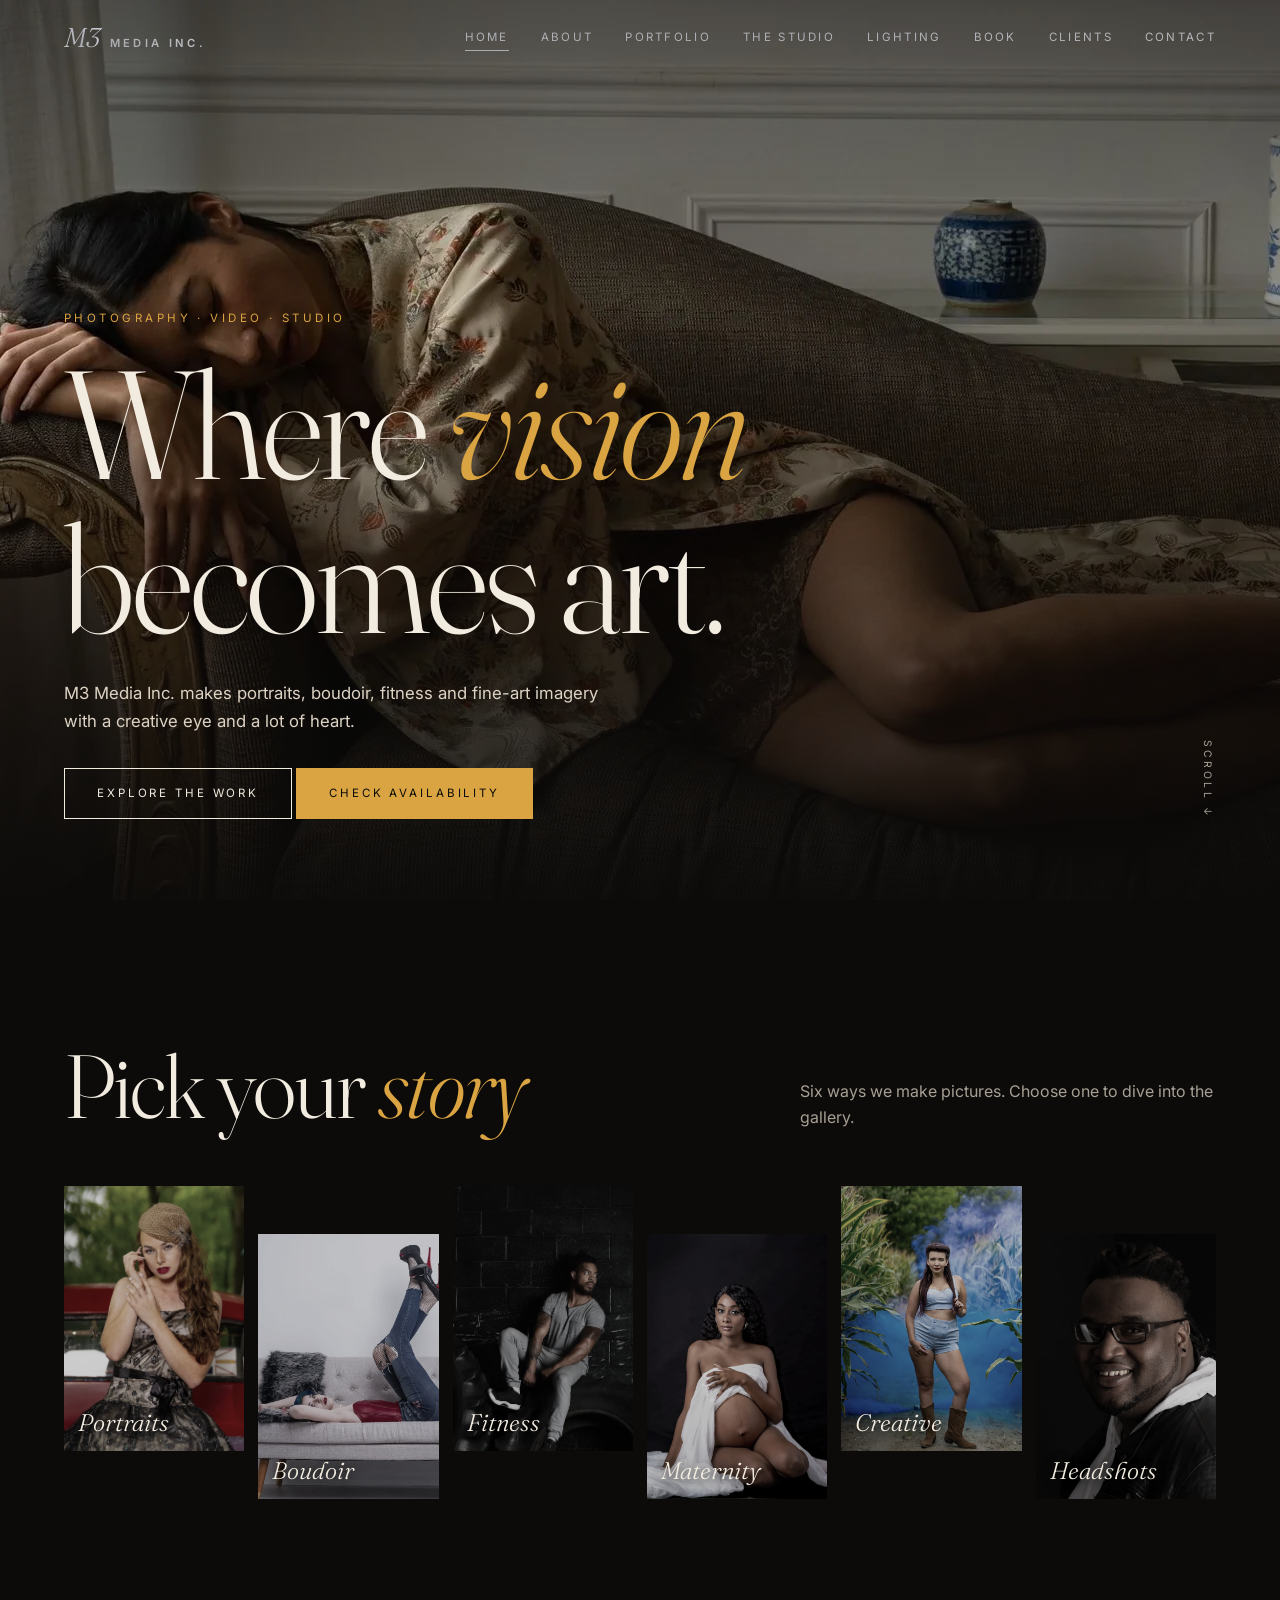
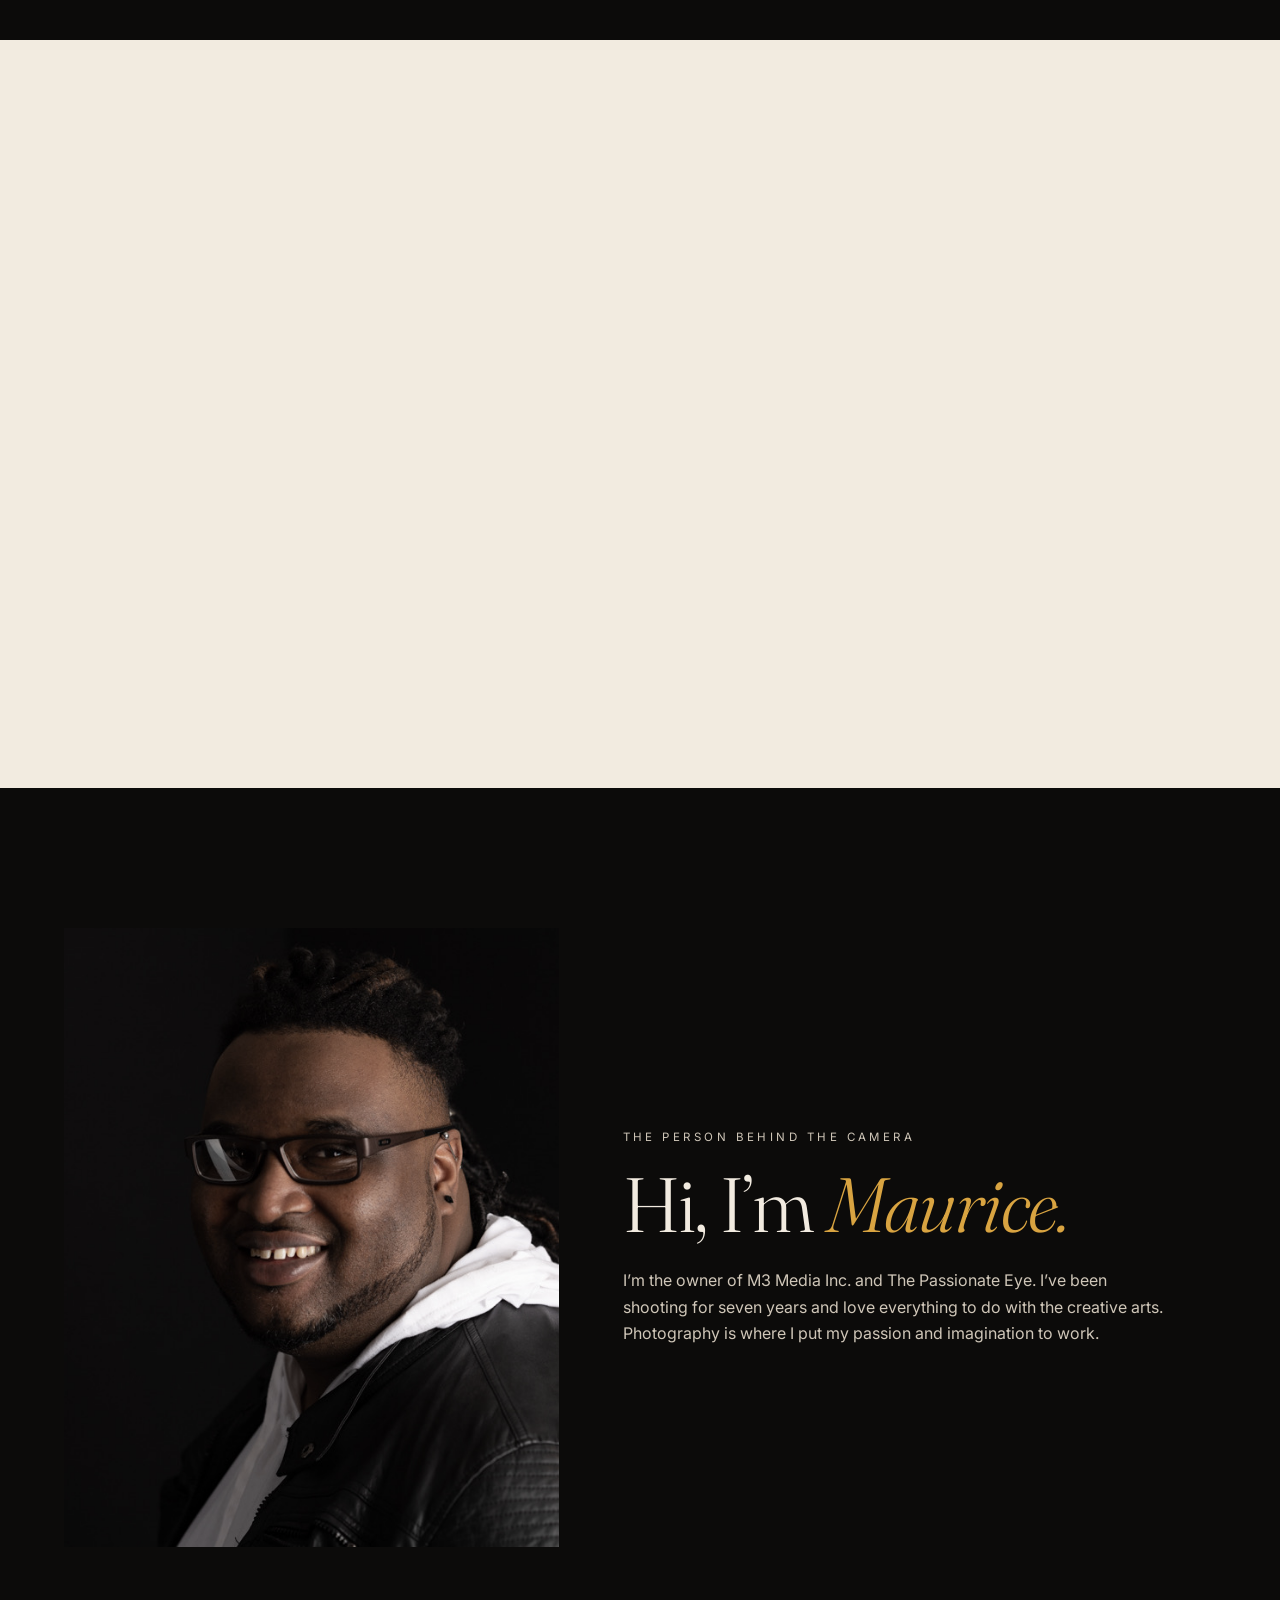
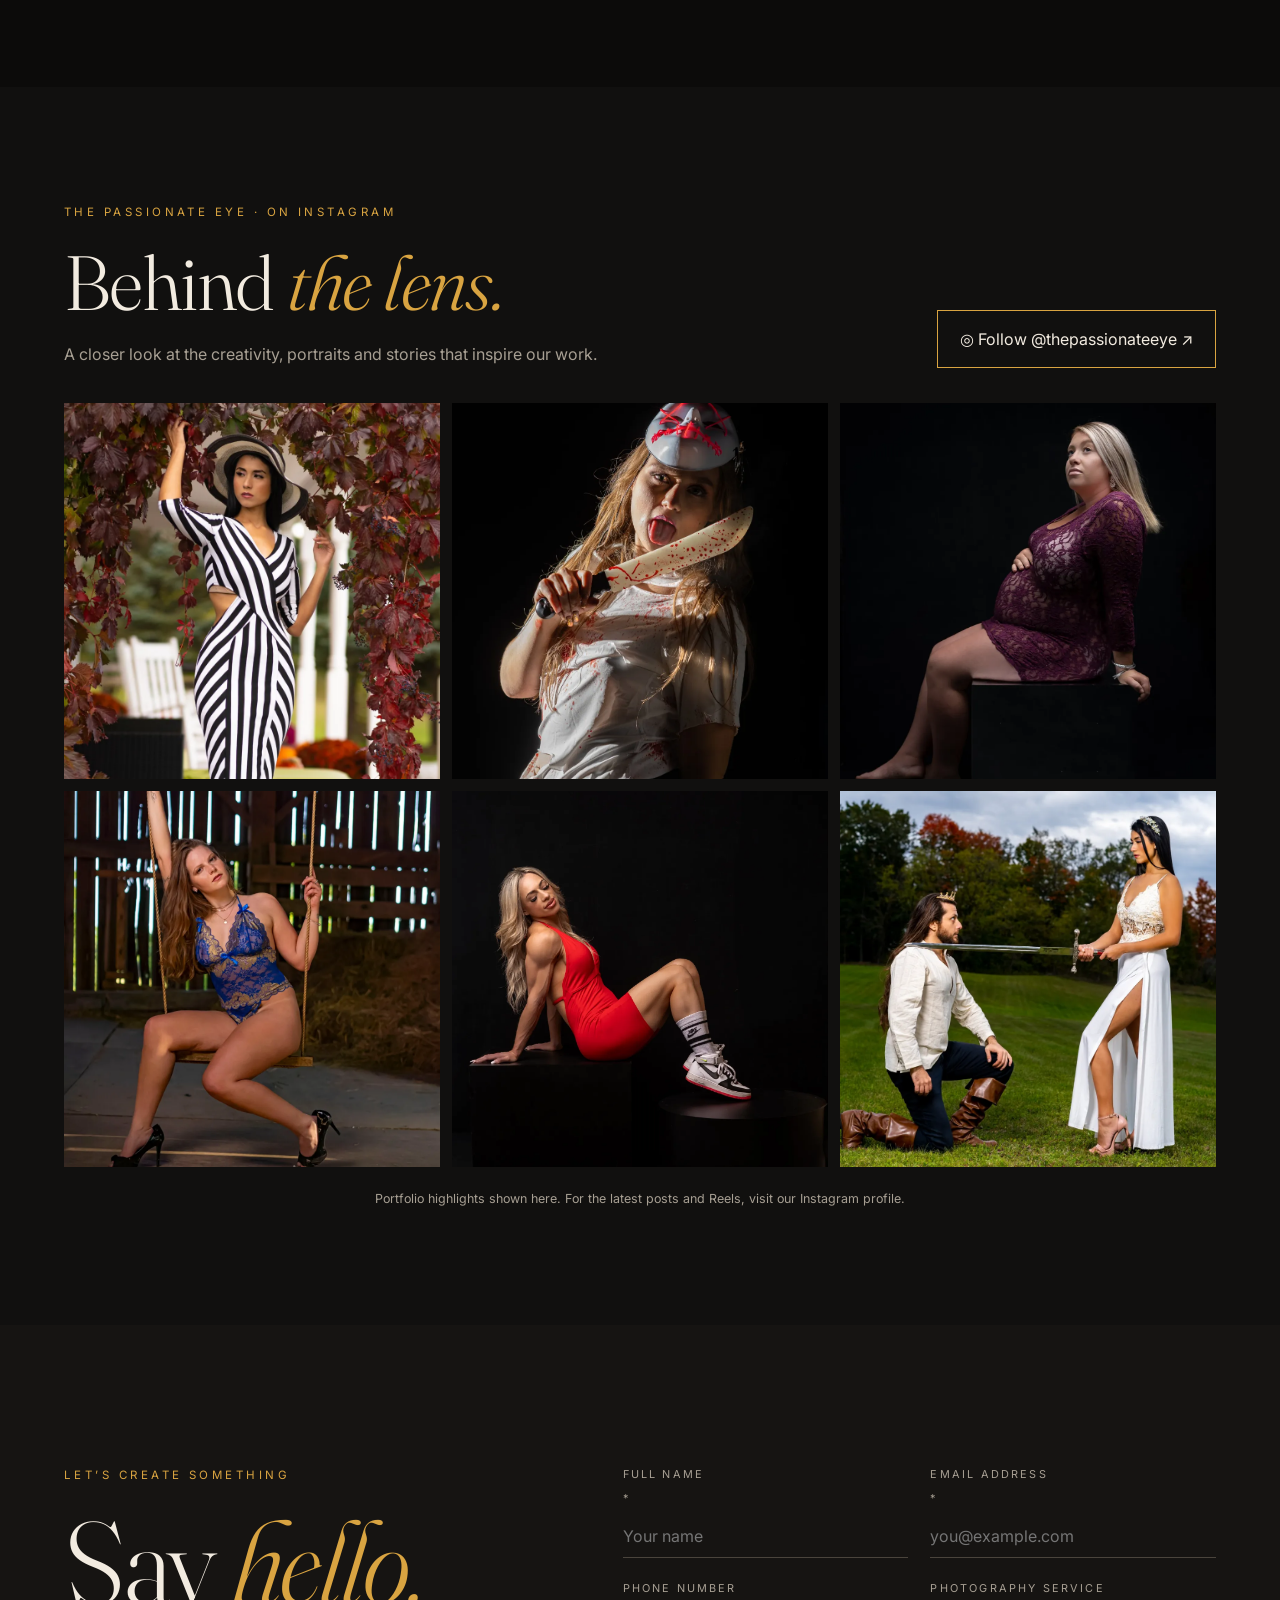
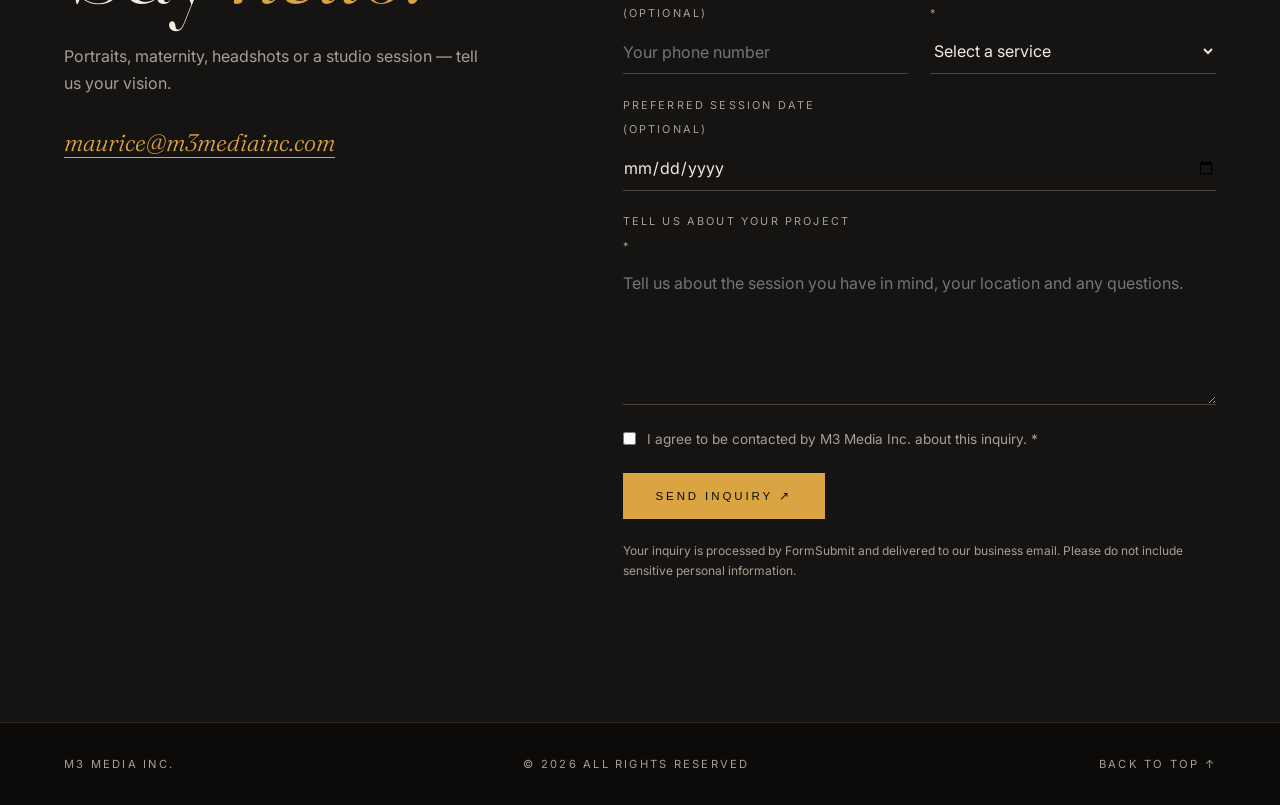
<file: index.html>
<!DOCTYPE html><html lang="en"><head><meta charset="utf-8"><meta name="viewport" content="width=device-width,initial-scale=1"><meta name="description" content="M3 Media Inc. — photography, creative portraits and studio experiences."><title>M3 Media Inc. | Photography & Creative Studio</title><link rel="preconnect" href="https://fonts.googleapis.com"><link rel="preconnect" href="https://fonts.gstatic.com" crossorigin><link href="https://fonts.googleapis.com/css2?family=Fraunces:ital,opsz,wght@0,9..144,300;0,9..144,500;1,9..144,300&family=Inter:wght@400;500&display=swap" rel="stylesheet"><link rel="stylesheet" href="styles.css"></head><body><header><a class="brand" href="index.html">M3<b>MEDIA INC.</b></a><button class="burger" aria-label="Menu">MENU</button><nav><a href="index.html" aria-current="page">Home</a><a href="index.html#about">About</a><a href="portfolio.html">Portfolio</a><a href="studio.html">The Studio</a><a href="lighting-studio/index.html">Lighting</a><a href="book.html">Book</a><a href="clients.html">Clients</a><a href="index.html#contact">Contact</a></nav></header><main id="top">
<section class="hero" style="padding-top:0;padding-bottom:9vh"><div class="slide" style="background-image:url(assets/slide-02.webp)"></div><div class="slide" style="background-image:url(assets/slide-09.webp)"></div><div class="slide" style="background-image:url(assets/slide-10.webp)"></div><div class="slide" style="background-image:url(assets/hero-01.webp)"></div><div class="slide" style="background-image:url(assets/hero-02.webp)"></div><div class="slide" style="background-image:url(assets/hero-03.webp)"></div>
<div class="hero-in"><p class="eyebrow">Photography · Video · Studio</p><h1>Where <em>vision</em> becomes art.</h1><p class="sub">M3 Media Inc. makes portraits, boudoir, fitness and fine-art imagery with a creative eye and a lot of heart.</p><a class="btn" href="portfolio.html">Explore the work</a> <a class="btn fill" href="book.html">Check availability</a></div><div class="scroll">SCROLL ↓</div></section>
<section><div class="head reveal"><h2>Pick your <em>story</em></h2><p>Six ways we make pictures. Choose one to dive into the gallery.</p></div><div class="cats reveal"><a class="cat" href="portfolio.html?category=portraits"><img src="assets/portfolio-17.webp" alt="Portraits photography" loading="lazy"><span>Portraits</span></a><a class="cat" href="portfolio.html?category=boudoir"><img src="assets/portfolio-20.webp" alt="Boudoir photography" loading="lazy"><span>Boudoir</span></a><a class="cat" href="portfolio.html?category=fitness"><img src="assets/portfolio-04.webp" alt="Fitness photography" loading="lazy"><span>Fitness</span></a><a class="cat" href="portfolio.html?category=maternity"><img src="assets/portfolio-27.webp" alt="Maternity photography" loading="lazy"><span>Maternity</span></a><a class="cat" href="portfolio.html?category=creative"><img src="assets/portfolio-18.webp" alt="Creative photography" loading="lazy"><span>Creative</span></a><a class="cat" href="portfolio.html?category=headshots"><img src="assets/portfolio-32.webp" alt="Headshots photography" loading="lazy"><span>Headshots</span></a></div></section>
<section class="studio" id="studio"><div class="reveal"><p class="eyebrow">The Passionate Eye Studio</p><h2>Spaces made for <em>stories.</em></h2><p>Three distinctive studio spaces for photography, video and imaginative projects, including a Victorian-inspired bedroom, a bold LED-lit creative set and a main room with industrial lighting.</p><a class="btn" href="studio.html">Explore the studio</a></div><div class="pair reveal"><img src="assets/studio-IMG_0008.webp" alt="Studio 1" loading="lazy"><img src="assets/studio-IMG_0027.webp" alt="Studio 2" loading="lazy"></div></section>
<section class="about" id="about"><img class="reveal" src="assets/IMG_7279.JPG" alt="Portrait of Maurice" loading="lazy"><div class="reveal"><p class="eyebrow">The person behind the camera</p><h2>Hi, I’m <em>Maurice.</em></h2><p>I’m the owner of M3 Media Inc. and The Passionate Eye. I’ve been shooting for seven years and love everything to do with the creative arts. Photography is where I put my passion and imagination to work.</p></div></section>
<section class="instagram-section" id="instagram" aria-labelledby="instagram-title"><div class="instagram-heading reveal"><div><p class="eyebrow">The Passionate Eye · On Instagram</p><h2 id="instagram-title">Behind <em>the lens.</em></h2><p class="instagram-intro">A closer look at the creativity, portraits and stories that inspire our work.</p></div><a class="instagram-follow" href="https://www.instagram.com/thepassionateeye/" target="_blank" rel="noopener noreferrer" aria-label="Visit The Passionate Eye on Instagram">◎ Follow @thepassionateeye ↗</a></div><div class="instagram-grid"><a class="instagram-tile" href="https://www.instagram.com/thepassionateeye/" target="_blank" rel="noopener noreferrer" aria-label="View Portrait photography on The Passionate Eye Instagram profile"><img src="assets/portraits-01.webp" alt="Portrait photography from the M3 Media portfolio" loading="lazy"><span class="instagram-tile-overlay">◎ View Instagram ↗</span></a><a class="instagram-tile" href="https://www.instagram.com/thepassionateeye/" target="_blank" rel="noopener noreferrer" aria-label="View Creative editorial photography on The Passionate Eye Instagram profile"><img src="assets/creative-01.webp" alt="Creative editorial photography from the M3 Media portfolio" loading="lazy"><span class="instagram-tile-overlay">◎ View Instagram ↗</span></a><a class="instagram-tile" href="https://www.instagram.com/thepassionateeye/" target="_blank" rel="noopener noreferrer" aria-label="View Maternity photography on The Passionate Eye Instagram profile"><img src="assets/maternity-01.webp" alt="Maternity photography from the M3 Media portfolio" loading="lazy"><span class="instagram-tile-overlay">◎ View Instagram ↗</span></a><a class="instagram-tile" href="https://www.instagram.com/thepassionateeye/" target="_blank" rel="noopener noreferrer" aria-label="View Boudoir photography on The Passionate Eye Instagram profile"><img src="assets/boudoir-01.webp" alt="Boudoir photography from the M3 Media portfolio" loading="lazy"><span class="instagram-tile-overlay">◎ View Instagram ↗</span></a><a class="instagram-tile" href="https://www.instagram.com/thepassionateeye/" target="_blank" rel="noopener noreferrer" aria-label="View Fitness photography on The Passionate Eye Instagram profile"><img src="assets/fitness-01.webp" alt="Fitness photography from the M3 Media portfolio" loading="lazy"><span class="instagram-tile-overlay">◎ View Instagram ↗</span></a><a class="instagram-tile" href="https://www.instagram.com/thepassionateeye/" target="_blank" rel="noopener noreferrer" aria-label="View Professional headshots on The Passionate Eye Instagram profile"><img src="assets/creative-02.webp" alt="Professional headshots from the M3 Media portfolio" loading="lazy"><span class="instagram-tile-overlay">◎ View Instagram ↗</span></a></div><p class="instagram-disclaimer">Portfolio highlights shown here. For the latest posts and Reels, visit our Instagram profile.</p></section><section class="contact" id="contact"><div class="reveal"><p class="eyebrow">Let’s create something</p><h2>Say <em>hello.</em></h2><p style="color:var(--mute);margin-bottom:2rem;max-width:26rem">Portraits, maternity, headshots or a studio session — tell us your vision.</p><a class="mail" href="mailto:maurice@m3mediainc.com">maurice@m3mediainc.com</a></div><div class="reveal"><form accept-charset="UTF-8" action="https://formsubmit.co/maurice@m3mediainc.com"  method="POST">
<input name="_subject" type="hidden" value="New M3 Media Inc. photography inquiry"/>
<input name="_template" type="hidden" value="table"/>
<input name="_captcha" type="hidden" value="true"/>
<input aria-hidden="true" autocomplete="off" class="hp" name="_honey" tabindex="-1" type="text"/>
<div class="row"><label>Full name <span aria-hidden="true">*</span><input autocomplete="name" maxlength="120" name="name" placeholder="Your name" required="" type="text"/></label><label>Email address <span aria-hidden="true">*</span><input autocomplete="email" maxlength="254" name="email" placeholder="you@example.com" required="" type="email"/></label></div>
<div class="row"><label>Phone number <span class="o">(optional)</span><input autocomplete="tel" maxlength="40" name="phone" placeholder="Your phone number" type="tel"/></label><label>Photography service <span aria-hidden="true">*</span><select name="service" required=""><option disabled="" selected="" value="">Select a service</option><option>Headshots</option><option>Portrait photography</option><option>Maternity photography</option><option>Boudoir photography</option><option>Creative / fashion photography</option><option>Studio rental</option><option>Other inquiry</option></select></label></div>
<label>Preferred session date <span class="o">(optional)</span><input name="preferred_date" type="date"/></label>
<label>Tell us about your project <span aria-hidden="true">*</span><textarea maxlength="5000" name="message" placeholder="Tell us about the session you have in mind, your location and any questions." required="" rows="6"></textarea></label>
<label class="check"><input name="contact_consent" required="" type="checkbox" value="Yes"/> <span>I agree to be contacted by M3 Media Inc. about this inquiry. <span aria-hidden="true">*</span></span></label>
<button class="btn fill" type="submit">SEND INQUIRY <span aria-hidden="true">↗</span></button>
<small class="note">Your inquiry is processed by FormSubmit and delivered to our business email. Please do not include sensitive personal information.</small></form></div></section></main><footer><span>M3 Media Inc.</span><span>© <span id="yr"></span> All rights reserved</span><a href="#top">Back to top ↑</a></footer><script src="app.js"></script></body></html>
</file>
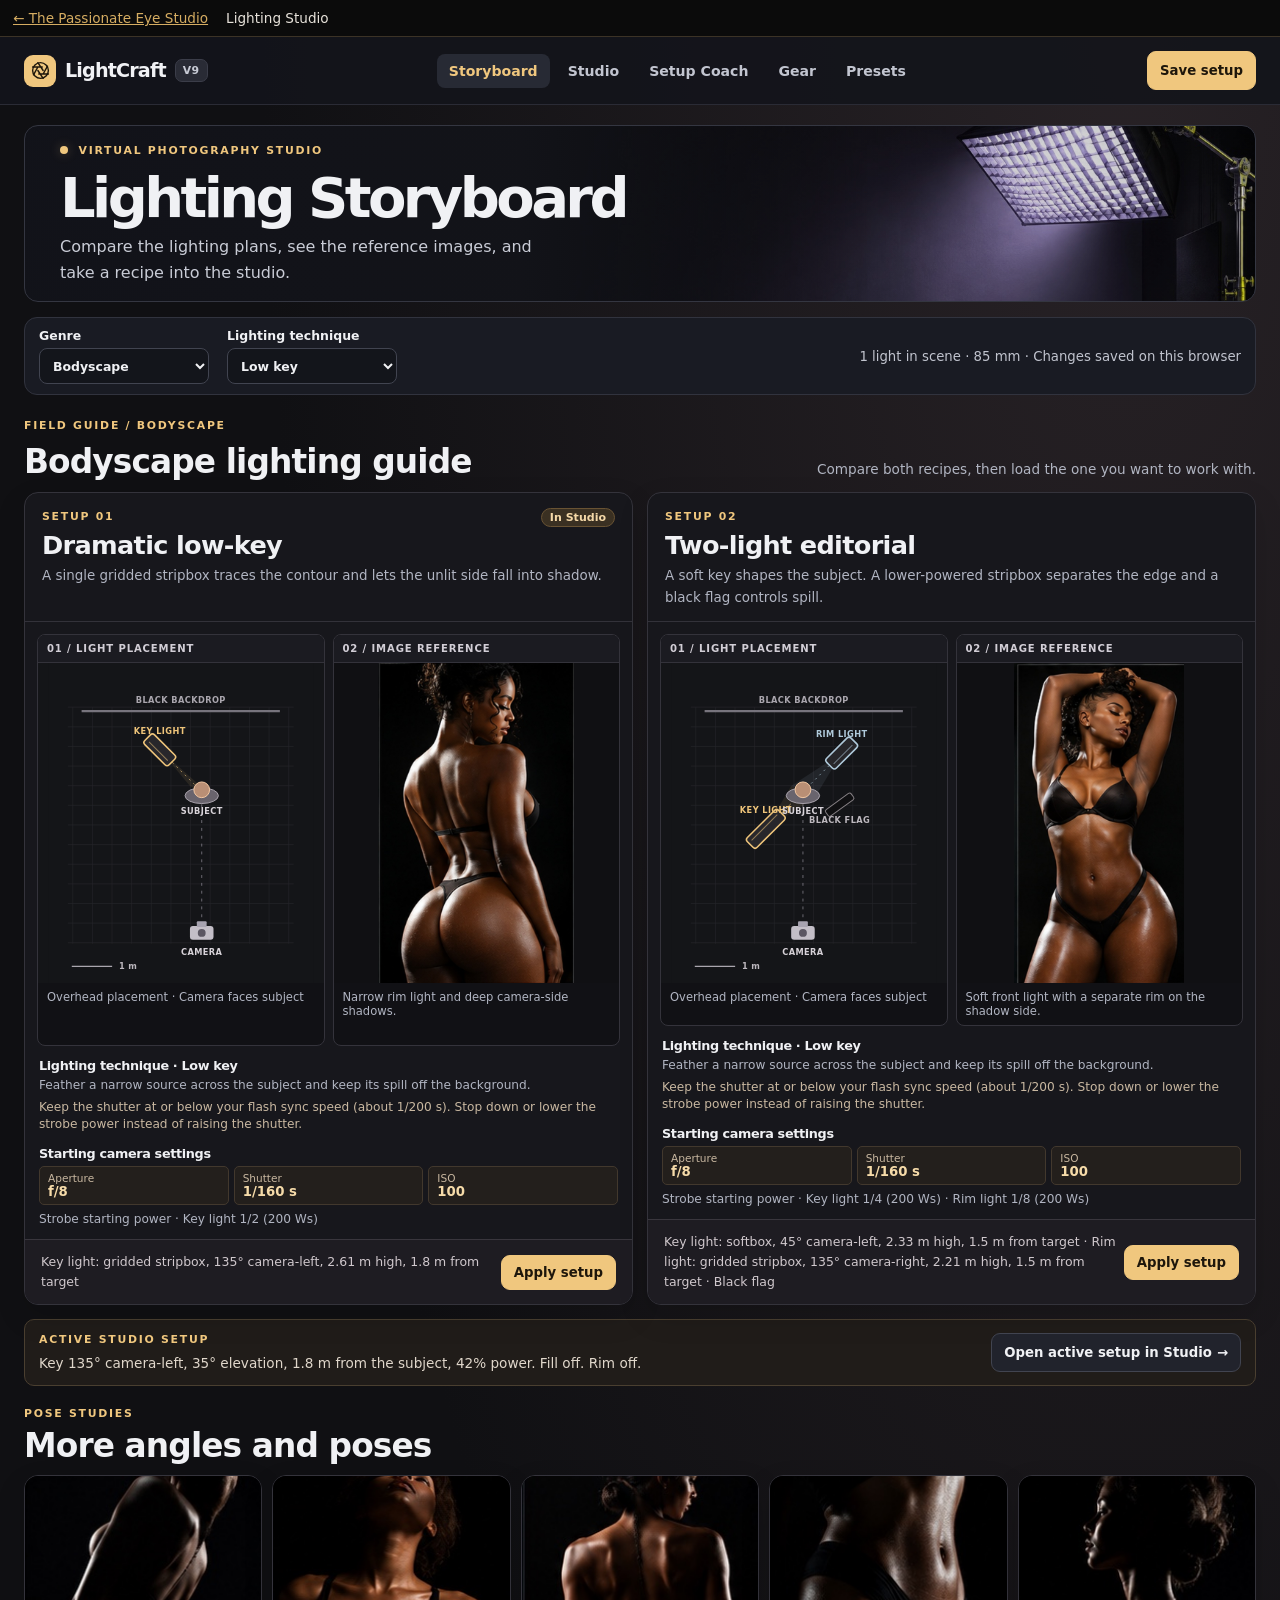
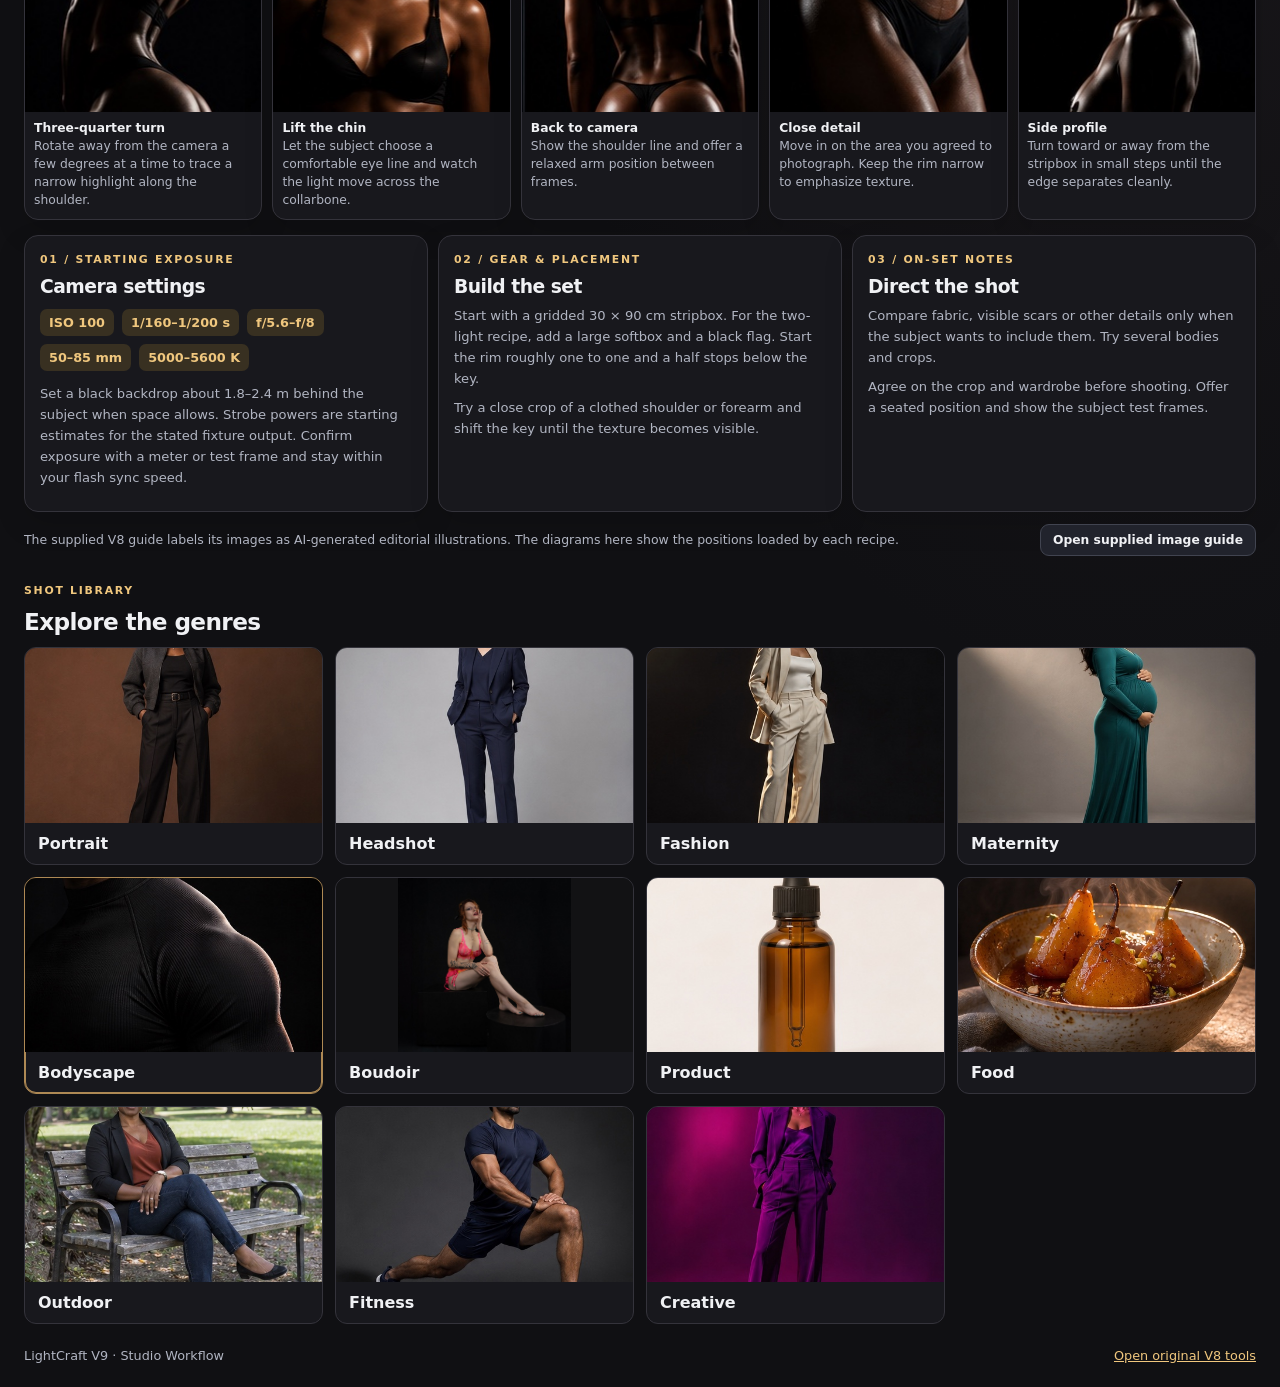
<file: lighting-studio/index.html>
<!doctype html>
<html lang="en">
<head>
<meta charset="utf-8">
<meta name="viewport" content="width=device-width, initial-scale=1">
<meta name="description" content="Plan a photography shoot in an interactive 3D lighting studio.">
<title>Lighting Studio | LightCraft V9.1 | M3 Media Inc.</title>
<link rel="stylesheet" href="studio.css">
<link rel="stylesheet" href="noir.css">
<link rel="stylesheet" href="editorial.css">
<style>
  .m3-studio-nav {
    display: flex;
    flex-wrap: wrap;
    align-items: center;
    gap: 4px 18px;
    padding: 10px max(13px, calc((100% - 1340px) / 2));
    background: #0b0b0b;
    border-bottom: 1px solid #3c3326;
    color: #e7e2da;
    font-size: .85rem;
  }
  .m3-studio-nav a { color: #d6ad62; }
  .m3-studio-nav a:hover, .m3-studio-nav a:focus-visible { text-decoration: underline; }
</style>
<script defer src="data.js"></script>
<script defer src="engine.js"></script>
<script defer src="figure.js"></script>
<script defer src="studio.js"></script>
<script defer src="portrait-assets.js"></script>
<script defer src="portrait.js"></script>
<script defer src="workflow-model.js"></script>
<script defer src="story-lighting.js"></script>
<script defer src="editorial.js"></script>
<script defer src="app.js"></script>
<script defer src="workflow.js"></script>
</head>
<body>
<a class="skip" href="#main">Skip to workspace</a>
<nav class="m3-studio-nav" aria-label="M3 Media Inc.">
  <a href="../studio.html">← The Passionate Eye Studio</a>
  <span>Lighting Studio</span>
</nav>
<header class="topbar">
  <a class="brand" href="#storyboard"><span class="mark" aria-hidden="true">
    <svg width="21" height="21" viewBox="0 0 24 24" fill="none" stroke="currentColor" stroke-width="1.6" stroke-linecap="round" stroke-linejoin="round">
      <circle cx="12" cy="12" r="9"/><path d="m9 3 6 9m5-5-5 9m6 0H10m5 5-6-9m-5 5 5-9m-6 0h11"/>
    </svg></span> LightCraft <small>V9</small></a>
  <nav aria-label="Workspace">
    <a href="#storyboard" data-route="storyboard">Storyboard</a>
    <a href="#studio" data-route="studio">Studio</a>
    <a href="#coach" data-route="coach">Setup Coach</a>
    <a href="#gear" data-route="gear">Gear</a>
    <a href="#presets" data-route="presets">Presets</a>
  </nav>
  <button type="button" class="button primary" id="save-open">Save setup</button>
</header>
<main id="main">
  <div class="page-heading">
    <p class="eyebrow"><span class="signal" aria-hidden="true"></span> VIRTUAL PHOTOGRAPHY STUDIO</p>
    <h1 id="page-title" tabindex="-1">Lighting Storyboard</h1>
    <p id="page-intro"></p>
  </div>
  <section class="scene-bar" aria-label="Active setup">
    <label>Genre<select id="genre"></select></label>
    <label>Lighting technique<select id="style"></select></label>
    <span id="scene-meta" class="scene-meta"></span>
  </section>
  <section id="studio" class="page" aria-label="3D Lighting Studio" hidden>
    <div class="studio-grid">
      <div class="card viewport-card">
        <div class="viewport-top">
          <div class="mode" role="group" aria-label="Preview mode">
            <button type="button" data-mode="orbit" aria-pressed="true">Studio</button>
            <button type="button" id="mode-portrait" data-mode="portrait" aria-pressed="false">Live portrait</button>
            <button type="button" data-mode="reference" aria-pressed="false">Photo example</button>
          </div>
          <span class="viewport-type" id="viewport-type">LIVE 3D</span>
        </div>
        <div id="view3d">
          <canvas id="stage" width="1120" height="720" role="img" aria-label="Live 3D lighting study" aria-describedby="scene-description"></canvas>
          <div class="viewport-overlay"><span id="stage-selection">Key light</span><span id="stage-instructions">Drag equipment to move it · Drag the floor to orbit</span></div>
        </div>
        <div id="view-portrait" hidden>
          <canvas id="portrait-stage" width="1000" height="640" role="img" aria-label="Live portrait lighting study" aria-describedby="portrait-note scene-description"></canvas>
          <p id="portrait-status" class="portrait-status" role="status" hidden></p>
          <div class="portrait-controls">
            <label>Portrait subject<select id="portrait-subject">
              <option value="auto">Auto from skin tone</option>
              <option value="woman">Natural hair portrait</option>
              <option value="man">Salt-and-pepper portrait</option>
            </select></label>
            <p id="portrait-note">AI-generated subject with simulated light. Use Studio to adjust placement and subject rotation.</p>
          </div>
        </div>
        <div id="view-photo" hidden></div>
        <div class="viewport-footer">
          <p id="scene-description"></p>
          <div id="orbit-controls" class="orbit-controls" role="group" aria-label="Orbit controls">
            <button class="button compact" type="button" id="orbit-left" aria-label="Orbit left">←</button>
            <button class="button compact" type="button" id="orbit-right" aria-label="Orbit right">→</button>
            <button class="button compact" type="button" id="reset-view">Reset view</button>
          </div>
        </div>
      </div>
      <aside class="card inspector" aria-label="Scene controls">
        <div class="inspector-heading"><p class="eyebrow">ACTIVE SCENE</p><h2>Scene controls</h2></div>
        <div class="fixture-controls">
          <h3 id="fixture-title">Lights in scene</h3>
          <div class="fixture-switches" id="light-toggles" role="group" aria-labelledby="fixture-title">
            <button type="button" id="toggle-key" class="button compact fixture-toggle" data-toggle-light="key" aria-label="Key light in scene" aria-pressed="true">Key</button>
            <button type="button" id="toggle-fill" class="button compact fixture-toggle" data-toggle-light="fill" aria-label="Fill light in scene" aria-pressed="false">Fill</button>
            <button type="button" id="toggle-rim" class="button compact fixture-toggle" data-toggle-light="rim" aria-label="Rim light in scene" aria-pressed="false">Rim</button>
          </div>
          <div class="field-grid kit-counts" id="studio-kit-counts"></div>
          <p class="field-note">Adjust quantities or use Enabled on any fixture. Adding an attachment adds a light if needed.</p>
        </div>
        <p class="object-picker-label">Adjust an object</p>
        <div class="objects" id="object-list" role="group" aria-label="Select scene object to adjust"></div>
        <div class="object-controls" id="object-controls"></div>
      </aside>
    </div>
  </section>
  <section id="storyboard" class="page" aria-label="Storyboard">
    <div id="story-content"></div>
    <div class="section-heading"><p class="eyebrow">SHOT LIBRARY</p><h2>Explore the genres</h2></div>
    <div class="genre-grid" id="genre-grid"></div>
  </section>
  <section id="coach" class="page" aria-label="Setup Coach" hidden>
    <div class="secondary-grid">
      <div class="card content-card">
        <p class="eyebrow">SHOOT BRIEF</p><h2>Build a lighting plan</h2>
        <p>Choose the look and working space. Applying the plan updates the active scene.</p>
        <div class="field-grid">
          <label>Mood<select id="mood"></select></label>
          <label>Studio size<select id="space"><option value="small">Small / home studio</option><option value="medium">Medium studio</option><option value="large">Large studio</option></select></label>
          <label>Experience<select id="experience"><option value="beginner">Step by step</option><option value="advanced">Quick plan</option></select></label>
          <label>Subject coverage<select id="coach-coverage"><option value="single">Single subject</option><option value="pair">Two subjects</option><option value="group">Small group</option></select></label>
        </div>
        <fieldset class="coach-equipment"><legend>Equipment quantities</legend>
          <div class="field-grid kit-counts" id="coach-kit-counts"></div>
          <p class="field-note">Up to 8 of each. Adding a modifier, gel or grid adds a light if needed.</p>
        </fieldset>
        <div class="field-grid coach-kit-options">
          <label>Modifier mix<select id="coach-modifier"></select></label>
          <label>Gel palette<select id="coach-gel"></select></label>
          <label>Reflector surface<select id="coach-reflector"></select></label>
        </div>
        <button class="button primary" type="button" id="apply-plan">Apply plan to scene</button>
      </div>
      <div class="card content-card" id="coach-plan"></div>
    </div>
  </section>
  <section id="gear" class="page" aria-label="Gear" hidden>
    <div class="secondary-grid">
      <div class="card content-card"><p class="eyebrow">CURRENT SETUP</p><h2>Equipment in use</h2><div id="gear-controls"></div></div>
      <div class="card content-card"><p class="eyebrow">EXPOSURE STARTING POINT</p><h2>Power and camera settings</h2><div id="gear-estimate"></div></div>
    </div>
    <div class="section-heading"><p class="eyebrow">EQUIPMENT LIBRARY</p><h2>Choose a tool for the light</h2></div>
    <div id="gear-library" class="gear-grid"></div>
  </section>
  <section id="presets" class="page" aria-label="Presets" hidden>
    <div class="card content-card">
      <p class="eyebrow">SETUP LIBRARY</p><h2>Saved lighting setups</h2>
      <p>Reload a complete setup or export a copy to take to the studio.</p>
      <div class="actions">
        <button class="button primary" type="button" id="save-secondary">Save current setup</button>
        <button class="button" type="button" id="export">Export current setup</button>
        <label class="button file-button">Import JSON<input id="import" type="file" accept=".json,application/json"></label>
      </div>
      <div id="presets-list"></div>
    </div>
    <div class="card content-card profile-card">
      <p class="eyebrow">ROOM AND EQUIPMENT</p><h2>Studio profiles</h2>
      <p>Save a room and its available kit. Then choose Adapt beside a setup to see how it would fit.</p>
      <button class="button primary" type="button" id="profile-new">New studio profile</button>
      <div id="profiles-list"></div>
    </div>
  </section>
</main>
<footer><span>LightCraft V9 <span aria-hidden="true">·</span> Studio Workflow</span><a href="legacy/index.html">Open original V8 tools</a></footer>
<dialog id="save-dialog" aria-labelledby="save-title">
  <form id="save-form">
    <p class="eyebrow">SETUP LIBRARY</p><h2 id="save-title">Save lighting setup</h2>
    <label>Setup name<input id="preset-name" required maxlength="80" autocomplete="off"></label>
    <div class="actions"><button class="button" id="cancel-save" type="button">Cancel</button><button class="button primary" type="submit">Save preset</button></div>
  </form>
</dialog>
<dialog class="workflow-dialog" id="card-dialog" aria-labelledby="card-title">
  <div class="dialog-heading"><h2 id="card-title">Lighting card</h2><button type="button" class="button compact" data-close="card-dialog">Close</button></div>
  <div class="actions">
    <label id="card-version-label">Scene version<select id="card-version"><option value="plan">Planned</option><option value="actual">As shot</option></select></label>
    <button class="button primary" type="button" id="card-print">Print / Save as PDF</button>
    <button class="button" type="button" id="record-export">Export shoot record</button>
  </div>
  <div id="card-preview"></div>
</dialog>
<dialog class="workflow-dialog" id="actual-dialog" aria-labelledby="actual-title">
  <div class="dialog-heading"><h2 id="actual-title">As shot</h2><button type="button" class="button compact" data-close="actual-dialog">Close</button></div>
  <form id="actual-form">
    <p id="actual-plan"></p>
    <div class="actions">
      <button type="button" class="button" id="actual-capture">Copy active scene into record</button>
      <button type="button" class="button" id="actual-load">Load saved as-shot scene</button>
    </div>
    <p class="field-note" id="actual-scene" role="status"></p>
    <div class="field-grid four" id="actual-settings"></div>
    <label>On-set notes<textarea id="actual-notes" maxlength="420" rows="3" placeholder="What changed during the shoot?"></textarea></label>
    <label class="test-frame-label">Test frame (optional)<input type="file" id="actual-file" accept="image/jpeg,image/png,image/webp"></label>
    <p class="field-note" id="actual-feedback" role="status"></p>
    <img class="test-frame" id="actual-image" alt="Attached test frame" hidden>
    <button type="button" class="button compact" id="actual-remove" hidden>Remove test frame</button>
    <div class="actions"><button type="submit" class="button primary" id="actual-save">Save as-shot record</button></div>
  </form>
</dialog>
<dialog class="workflow-dialog" id="profile-dialog" aria-labelledby="profile-title">
  <div class="dialog-heading"><h2 id="profile-title">Studio profile</h2><button type="button" class="button compact" data-close="profile-dialog">Close</button></div>
  <form id="profile-form">
    <label>Studio name<input required id="profile-name" maxlength="80"></label>
    <div class="field-grid three" id="profile-dimensions"></div>
    <p class="field-note">Enter usable clear space. The planner treats it as an unobstructed rectangle.</p>
    <fieldset><legend>Light sources and ratings</legend><div class="profile-sources" id="profile-sources"></div></fieldset>
    <fieldset><legend>Modifiers and accessories</legend><div class="field-grid three" id="profile-inventory"></div></fieldset>
    <p class="field-note" id="profile-feedback" role="status"></p>
    <div class="actions"><button type="submit" class="button primary">Save studio profile</button></div>
  </form>
</dialog>
<dialog class="workflow-dialog" id="adapt-dialog" aria-labelledby="adapt-title">
  <div class="dialog-heading"><h2 id="adapt-title">Adapt to a studio</h2><button type="button" class="button compact" data-close="adapt-dialog">Close</button></div>
  <p id="adapt-source"></p>
  <div class="field-grid">
    <label>Studio profile<select id="adapt-profile"></select></label>
    <label id="adapt-version-label">Start from<select id="adapt-version"><option value="plan">Planned scene</option><option value="actual">As-shot scene</option></select></label>
  </div>
  <div class="actions" id="adapt-empty" hidden><button type="button" class="button primary" id="adapt-new">Create studio profile</button></div>
  <div id="adapt-result" hidden>
    <div class="actions" id="adapt-orbit-controls" role="group" aria-label="Rotate preview">
      <button type="button" class="button compact" id="adapt-left">Orbit left</button>
      <button type="button" class="button compact" id="adapt-right">Orbit right</button>
    </div>
    <canvas id="adapt-stage" width="880" height="480" role="img" aria-label="Proposed 3D lighting setup" aria-describedby="adapt-summary"></canvas>
    <div id="adapt-summary" role="status"></div>
    <label>New preset name<input id="adapt-name" maxlength="80"></label>
    <div class="actions"><button type="button" class="button primary" id="adapt-save">Save as new preset</button></div>
  </div>
</dialog>
<dialog id="pose-dialog" class="workflow-dialog pose-dialog" aria-labelledby="pose-dialog-title">
  <div class="dialog-heading">
    <div><p class="eyebrow">FULL IMAGE</p><h2 id="pose-dialog-title">Pose study</h2></div>
    <form method="dialog"><button type="submit" class="button compact" autofocus>Close</button></form>
  </div>
  <img id="pose-dialog-image" alt="">
  <p id="pose-dialog-standin" class="standin-badge" hidden>Loungewear reference</p>
  <div id="pose-dialog-lighting"></div>
  <div class="pose-dialog-footer">
    <p id="pose-dialog-note"></p>
    <div class="pose-dialog-nav" role="group" aria-label="Browse full images">
      <button type="button" class="button compact" id="pose-previous" aria-label="Previous image">←</button>
      <span id="pose-dialog-position" aria-live="polite"></span>
      <button type="button" class="button compact" id="pose-next" aria-label="Next image">→</button>
    </div>
  </div>
</dialog>
<section id="print-sheet" aria-label="Printable lighting card" hidden></section>
<p class="toast" id="status" role="status" aria-live="polite"></p>
</body>
</html>
</file>
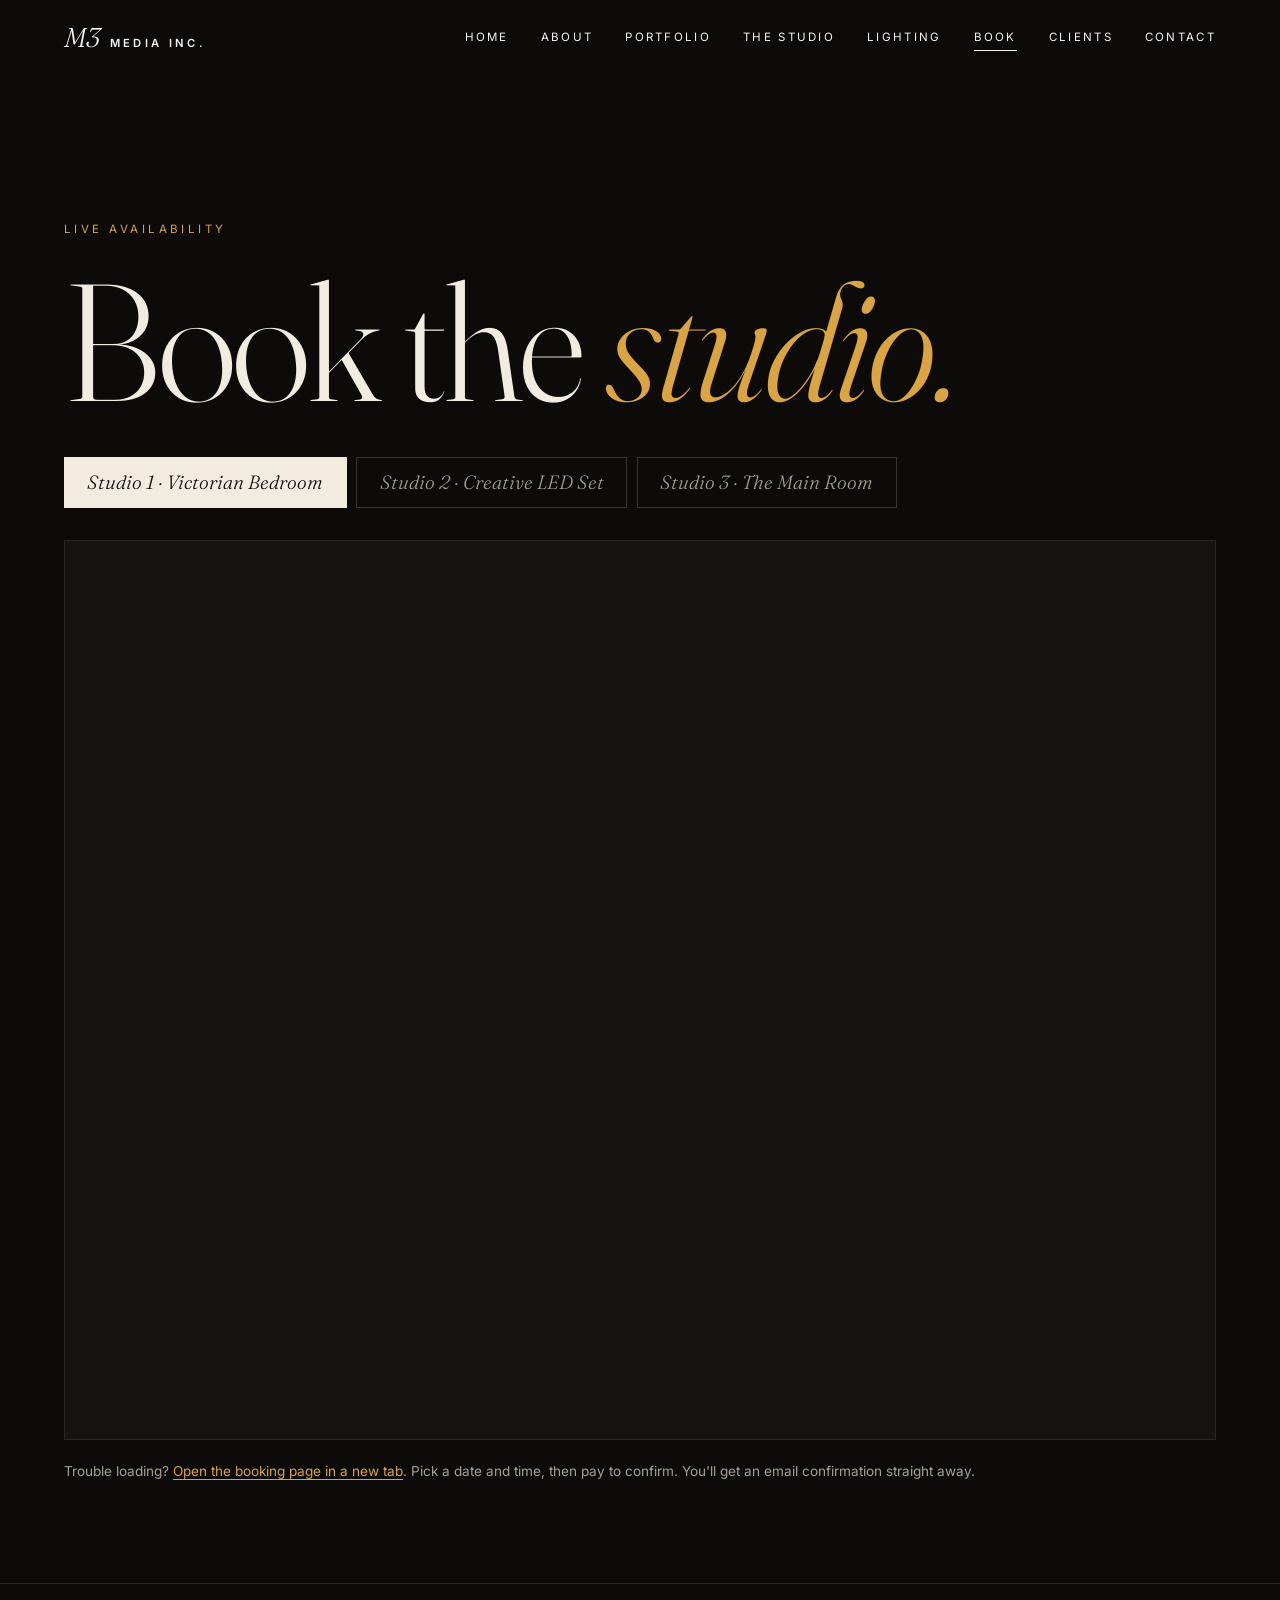
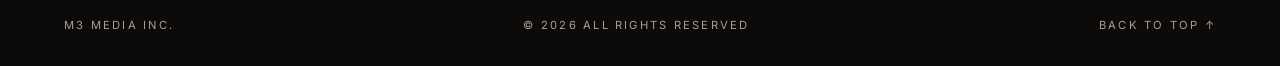
<file: book.html>
<!DOCTYPE html><html lang="en"><head><meta charset="utf-8"><meta name="viewport" content="width=device-width,initial-scale=1"><meta name="description" content="Check studio availability and request a booking with M3 Media Inc."><title>Book the Studio | M3 Media Inc.</title><link rel="preconnect" href="https://fonts.googleapis.com"><link rel="preconnect" href="https://fonts.gstatic.com" crossorigin><link href="https://fonts.googleapis.com/css2?family=Fraunces:ital,opsz,wght@0,9..144,300;0,9..144,500;1,9..144,300&family=Inter:wght@400;500&display=swap" rel="stylesheet"><link rel="stylesheet" href="styles.css"></head><body><header><a class="brand" href="index.html">M3<b>MEDIA INC.</b></a><button class="burger" aria-label="Menu">MENU</button><nav><a href="index.html">Home</a><a href="index.html#about">About</a><a href="portfolio.html">Portfolio</a><a href="studio.html">The Studio</a><a href="lighting-studio/index.html">Lighting</a><a href="book.html" aria-current="page">Book</a><a href="clients.html">Clients</a><a href="index.html#contact">Contact</a></nav></header><main id="top"><section class="page-top" style="padding-bottom:2rem"><p class="eyebrow">Live availability</p><h1>Book the <em>studio.</em></h1></section>
<div class="tabs" role="tablist"><button data-s="1" role="tab">Studio 1 · Victorian Bedroom</button><button data-s="2" role="tab">Studio 2 · Creative LED Set</button><button data-s="3" role="tab">Studio 3 · The Main Room</button></div>
<div class="embedwrap"><iframe id="cal" title="Studio booking calendar" loading="lazy" src="about:blank"></iframe>
<p class="hint">Trouble loading? <a id="alt" href="https://cal.com/maurice-sewell-nxrgb5/studio-1" target="_blank" rel="noopener" style="color:var(--gold);border-bottom:1px solid">Open the booking page in a new tab</a>. Pick a date and time, then pay to confirm. You'll get an email confirmation straight away.</p></div></main>
<script>
(function(){var U={1:"https://cal.com/maurice-sewell-nxrgb5/studio-1",2:"https://cal.com/maurice-sewell-nxrgb5/studio-2-rental-creative-led-set",3:"https://cal.com/maurice-sewell-nxrgb5/studio-3-rental-the-main-room"},f=document.getElementById("cal"),a=document.getElementById("alt"),b=document.querySelectorAll(".tabs button");
function go(n){f.src=U[n]+"?embed=true&theme=dark&layout=month_view";a.href=U[n];b.forEach(function(x){x.classList.toggle("on",+x.dataset.s===n)})}
b.forEach(function(x){x.onclick=function(){go(+x.dataset.s)}});
var q=+new URLSearchParams(location.search).get("studio");go(U[q]?q:1);})();
</script><footer><span>M3 Media Inc.</span><span>© <span id="yr"></span> All rights reserved</span><a href="#top">Back to top ↑</a></footer><script src="app.js"></script></body></html>
</file>
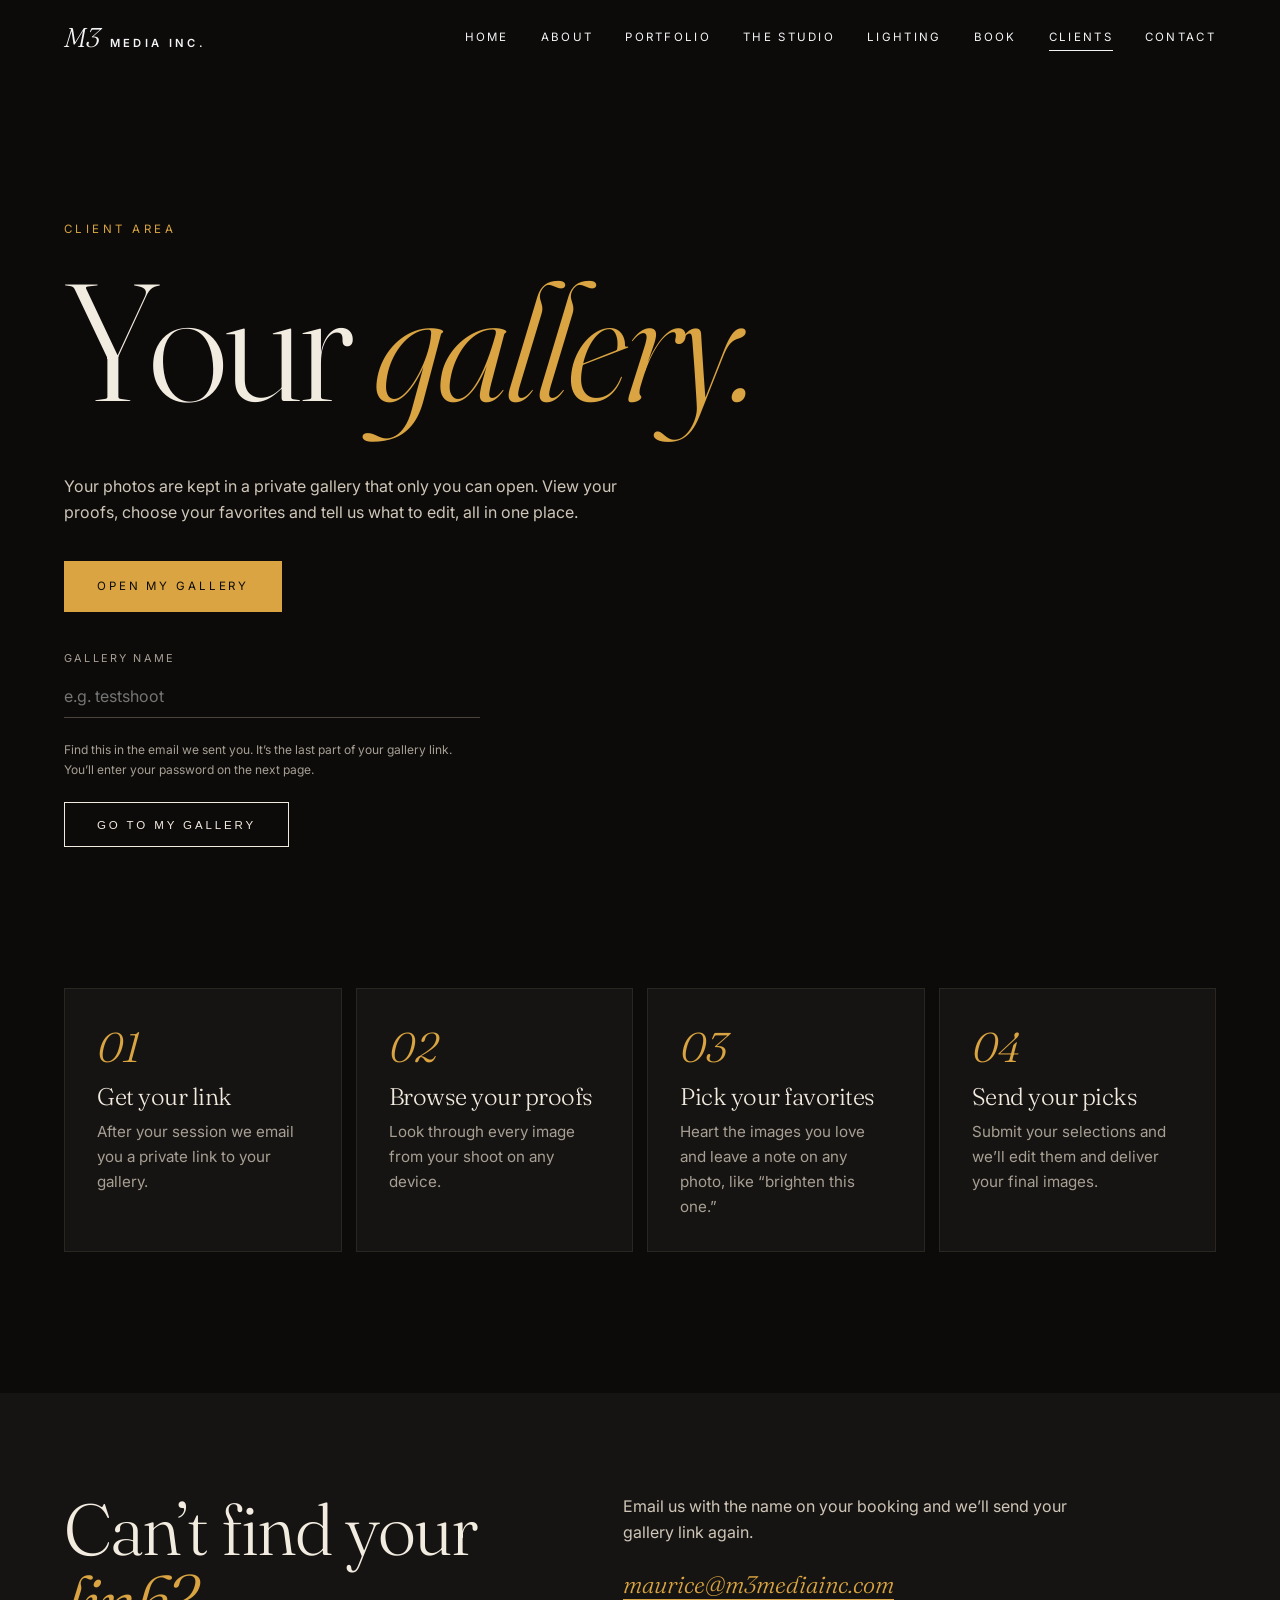
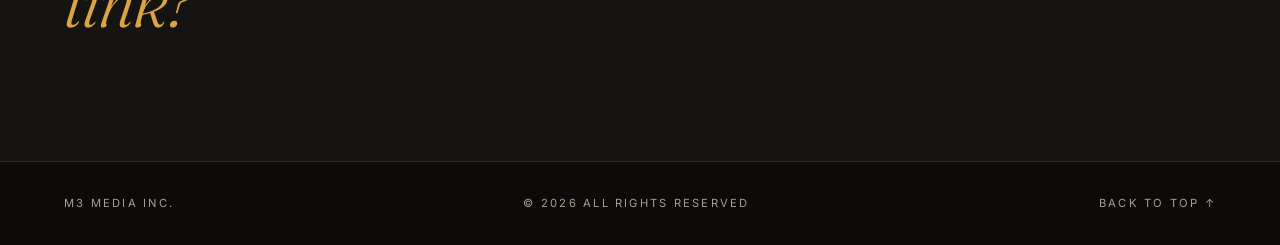
<file: clients.html>
<!DOCTYPE html><html lang="en"><head><meta charset="utf-8"><meta name="viewport" content="width=device-width,initial-scale=1"><meta name="description" content="Private client galleries: view your proofs and choose your favorites."><title>Client Gallery | M3 Media Inc.</title><link rel="preconnect" href="https://fonts.googleapis.com"><link rel="preconnect" href="https://fonts.gstatic.com" crossorigin><link href="https://fonts.googleapis.com/css2?family=Fraunces:ital,opsz,wght@0,9..144,300;0,9..144,500;1,9..144,300&family=Inter:wght@400;500&display=swap" rel="stylesheet"><link rel="stylesheet" href="styles.css"></head><body><header><a class="brand" href="index.html">M3<b>MEDIA INC.</b></a><button class="burger" aria-label="Menu">MENU</button><nav><a href="index.html">Home</a><a href="index.html#about">About</a><a href="portfolio.html">Portfolio</a><a href="studio.html">The Studio</a><a href="lighting-studio/index.html">Lighting</a><a href="book.html">Book</a><a href="clients.html" aria-current="page">Clients</a><a href="index.html#contact">Contact</a></nav></header><main id="top"><section class="page-top" style="padding-bottom:2rem"><p class="eyebrow">Client area</p><h1>Your <em>gallery.</em></h1></section>
<section style="padding-top:1rem"><p style="max-width:36rem;color:#cfc6b8;margin-bottom:2.2rem">Your photos are kept in a private gallery that only you can open. View your proofs, choose your favorites and tell us what to edit, all in one place.</p>
<div id="gal"><a class="btn fill" id="galbtn" href="#" target="_blank" rel="noopener">Open my gallery</a></div><form id="gf" style="max-width:26rem;margin-top:2.4rem"><label>Gallery name<input id="gname" required autocomplete="off" autocapitalize="none" spellcheck="false" placeholder="e.g. testshoot"></label><small class="note">Find this in the email we sent you. It’s the last part of your gallery link. You’ll enter your password on the next page.</small><button class="btn" type="submit">Go to my gallery</button></form></section>
<section style="padding-top:0"><div class="steps"><div class="step"><b>01</b><h3>Get your link</h3><p>After your session we email you a private link to your gallery.</p></div><div class="step"><b>02</b><h3>Browse your proofs</h3><p>Look through every image from your shoot on any device.</p></div><div class="step"><b>03</b><h3>Pick your favorites</h3><p>Heart the images you love and leave a note on any photo, like “brighten this one.”</p></div><div class="step"><b>04</b><h3>Send your picks</h3><p>Submit your selections and we’ll edit them and deliver your final images.</p></div></div></section>
<section class="contact" style="padding-block:clamp(50px,8vw,100px)"><div><h2 style="font-size:clamp(2.2rem,6vw,4.5rem)">Can’t find your <em>link?</em></h2></div><div><p style="color:#cfc6b8;margin-bottom:1.5rem;max-width:28rem">Email us with the name on your booking and we’ll send your gallery link again.</p><a class="mail" href="mailto:maurice@m3mediainc.com?subject=Gallery%20link%20request">maurice@m3mediainc.com</a></div></section></main>
<script>
/* Paste your gallery address between the quotes, e.g. "https://thepassionateeye.pixieset.com". */
var GALLERY_URL="https://thepassionateeye.pixieset.com";
(function(){var b=document.getElementById("galbtn");if(GALLERY_URL){b.href=GALLERY_URL}else{document.getElementById("gal").innerHTML='<p class="hint" style="font-size:1rem">Client galleries are opening soon. Email us for your link.</p>';document.getElementById("gf").style.display="none"}})();
document.getElementById("gf").addEventListener("submit",function(e){e.preventDefault();var n=document.getElementById("gname").value.trim().replace(/^.*pixieset\.com\//i,"").replace(/[^A-Za-z0-9_-]/g,"");if(!n)return;window.open(GALLERY_URL.replace(/\/$/,"")+"/"+n+"/","_blank","noopener")});
</script><footer><span>M3 Media Inc.</span><span>© <span id="yr"></span> All rights reserved</span><a href="#top">Back to top ↑</a></footer><script src="app.js"></script></body></html>
</file>
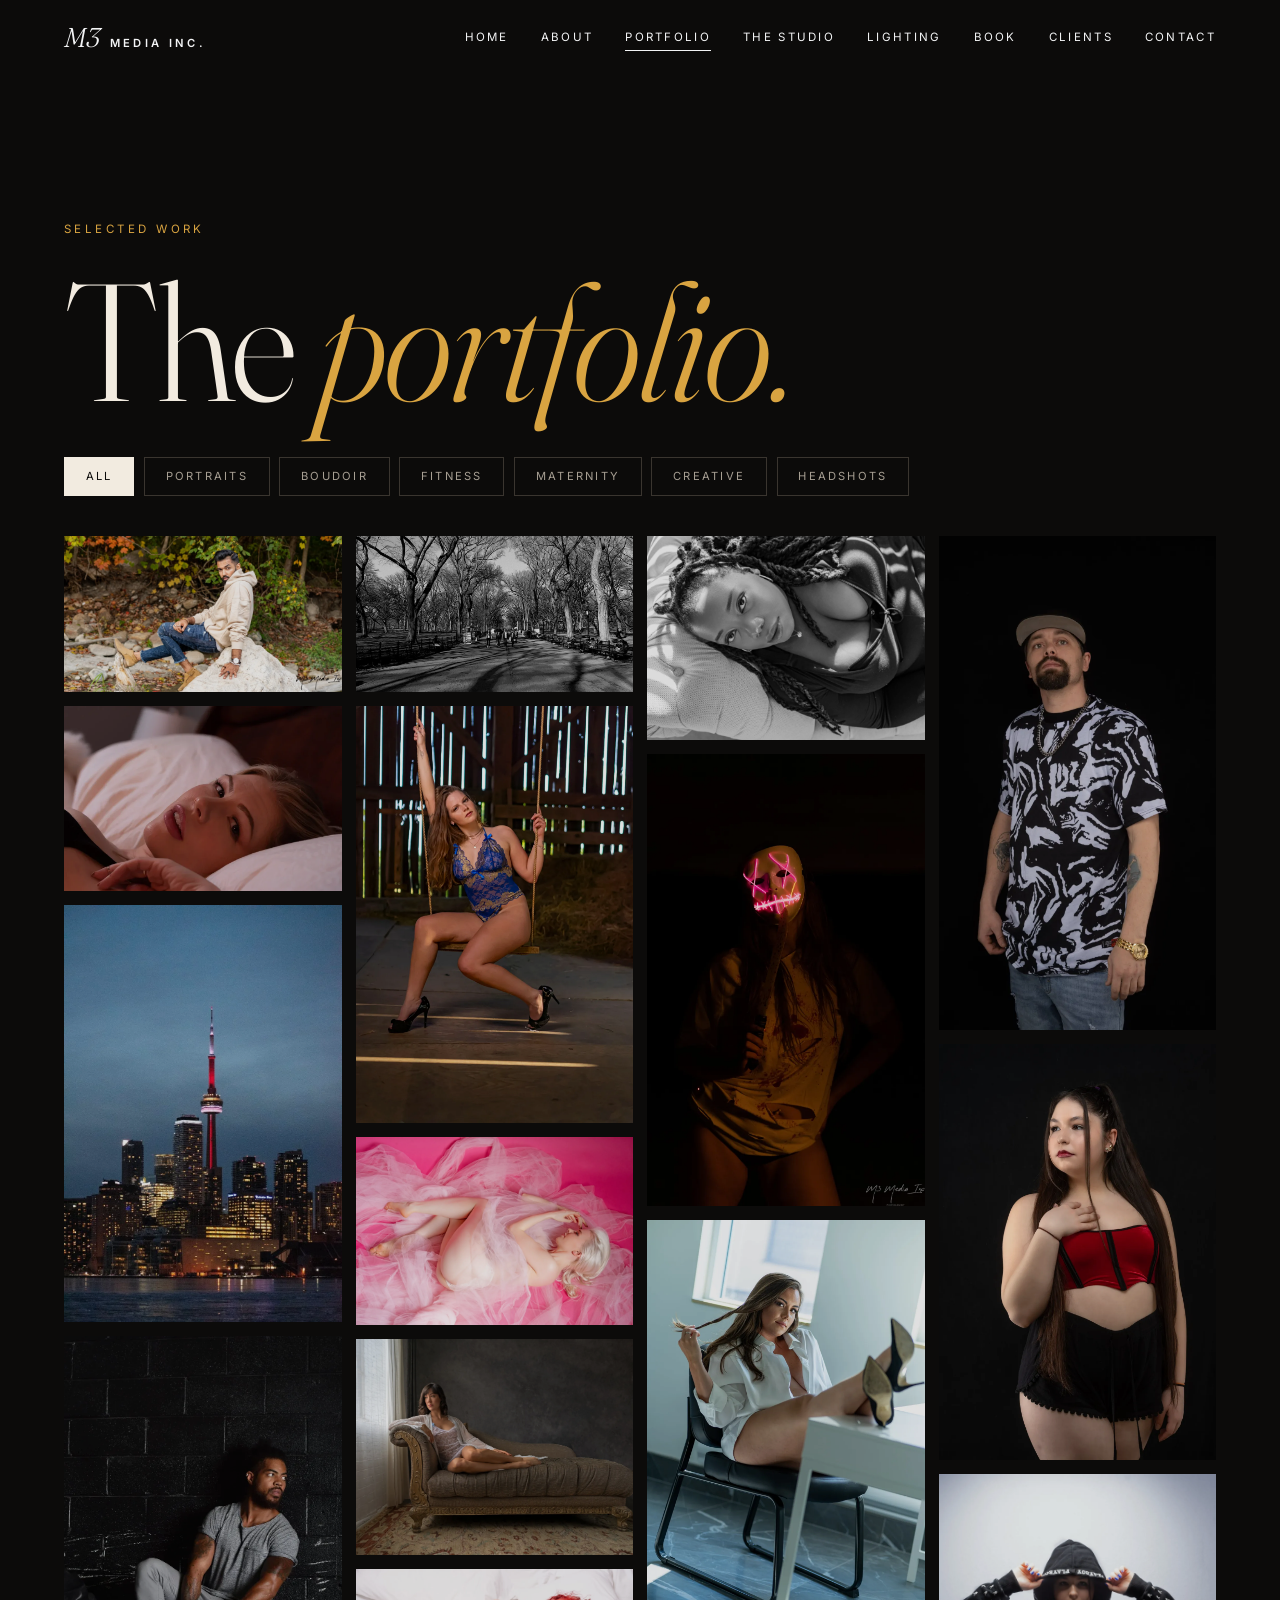
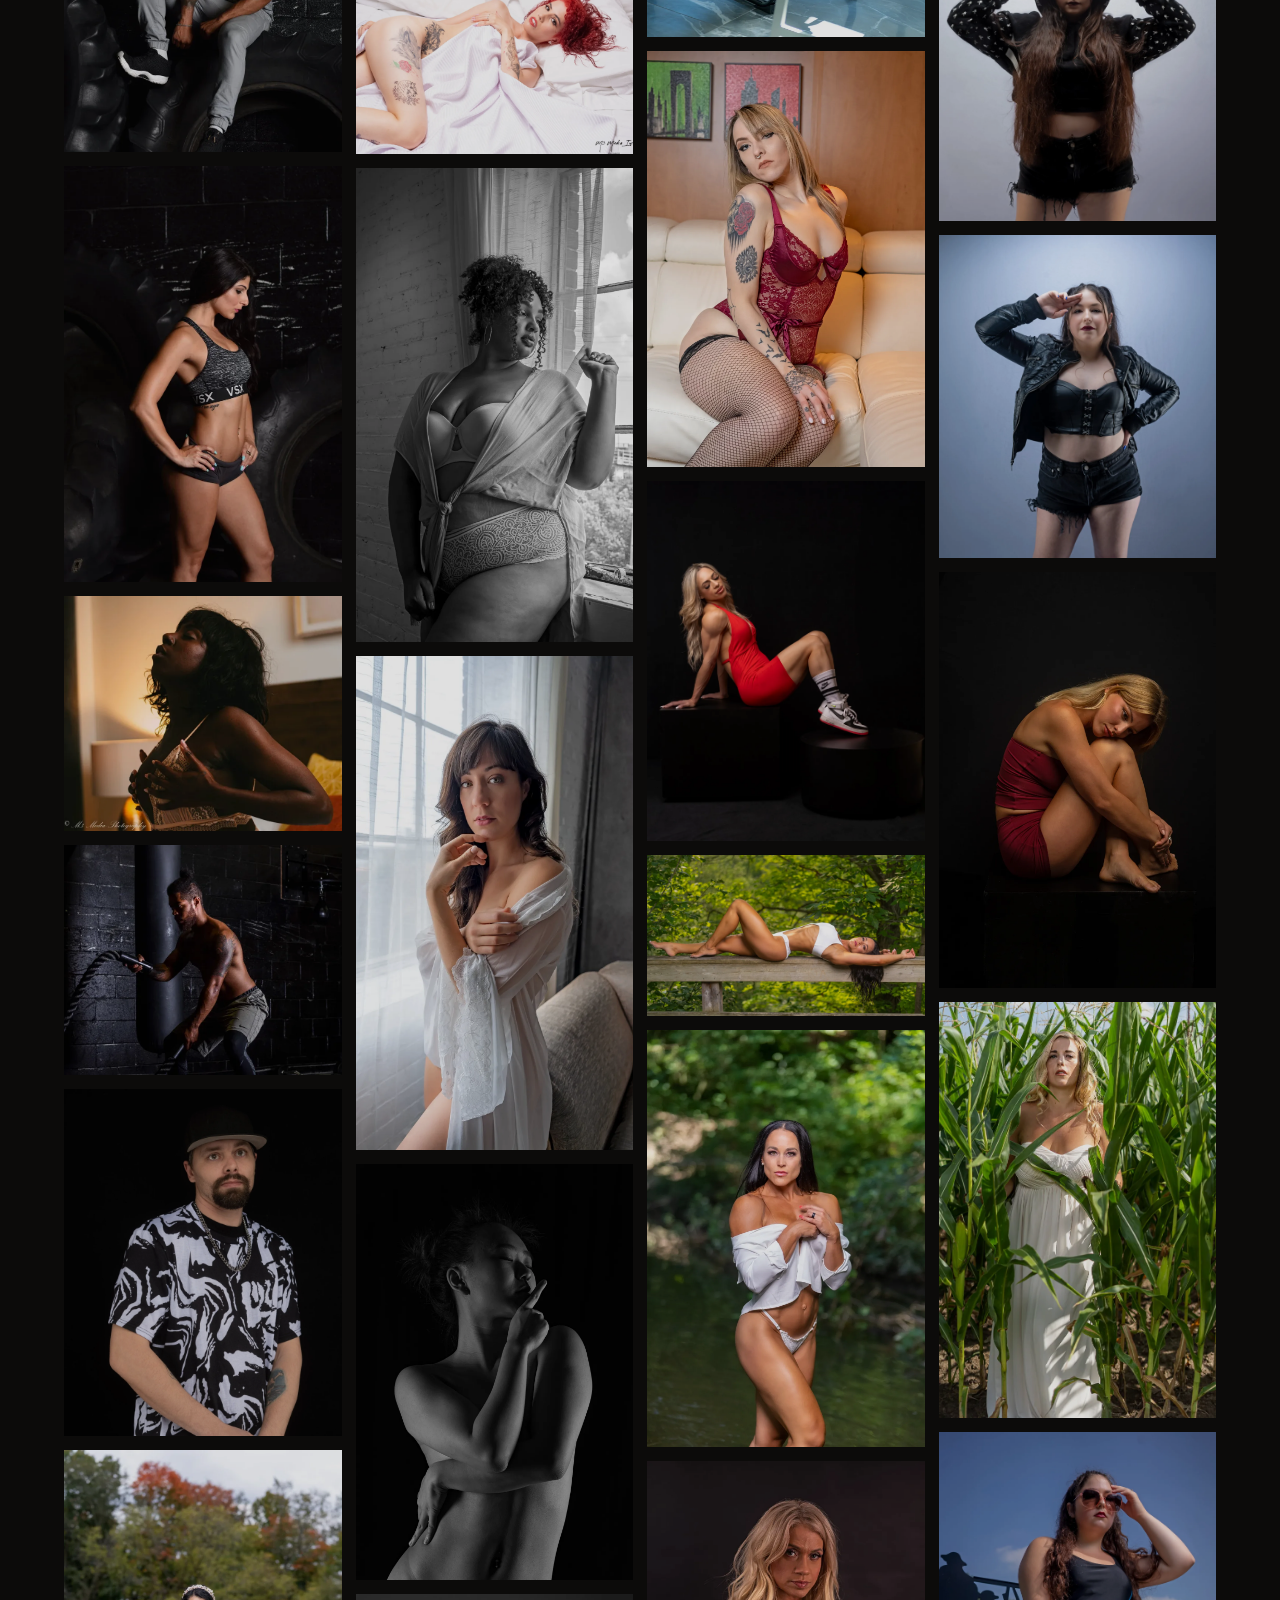
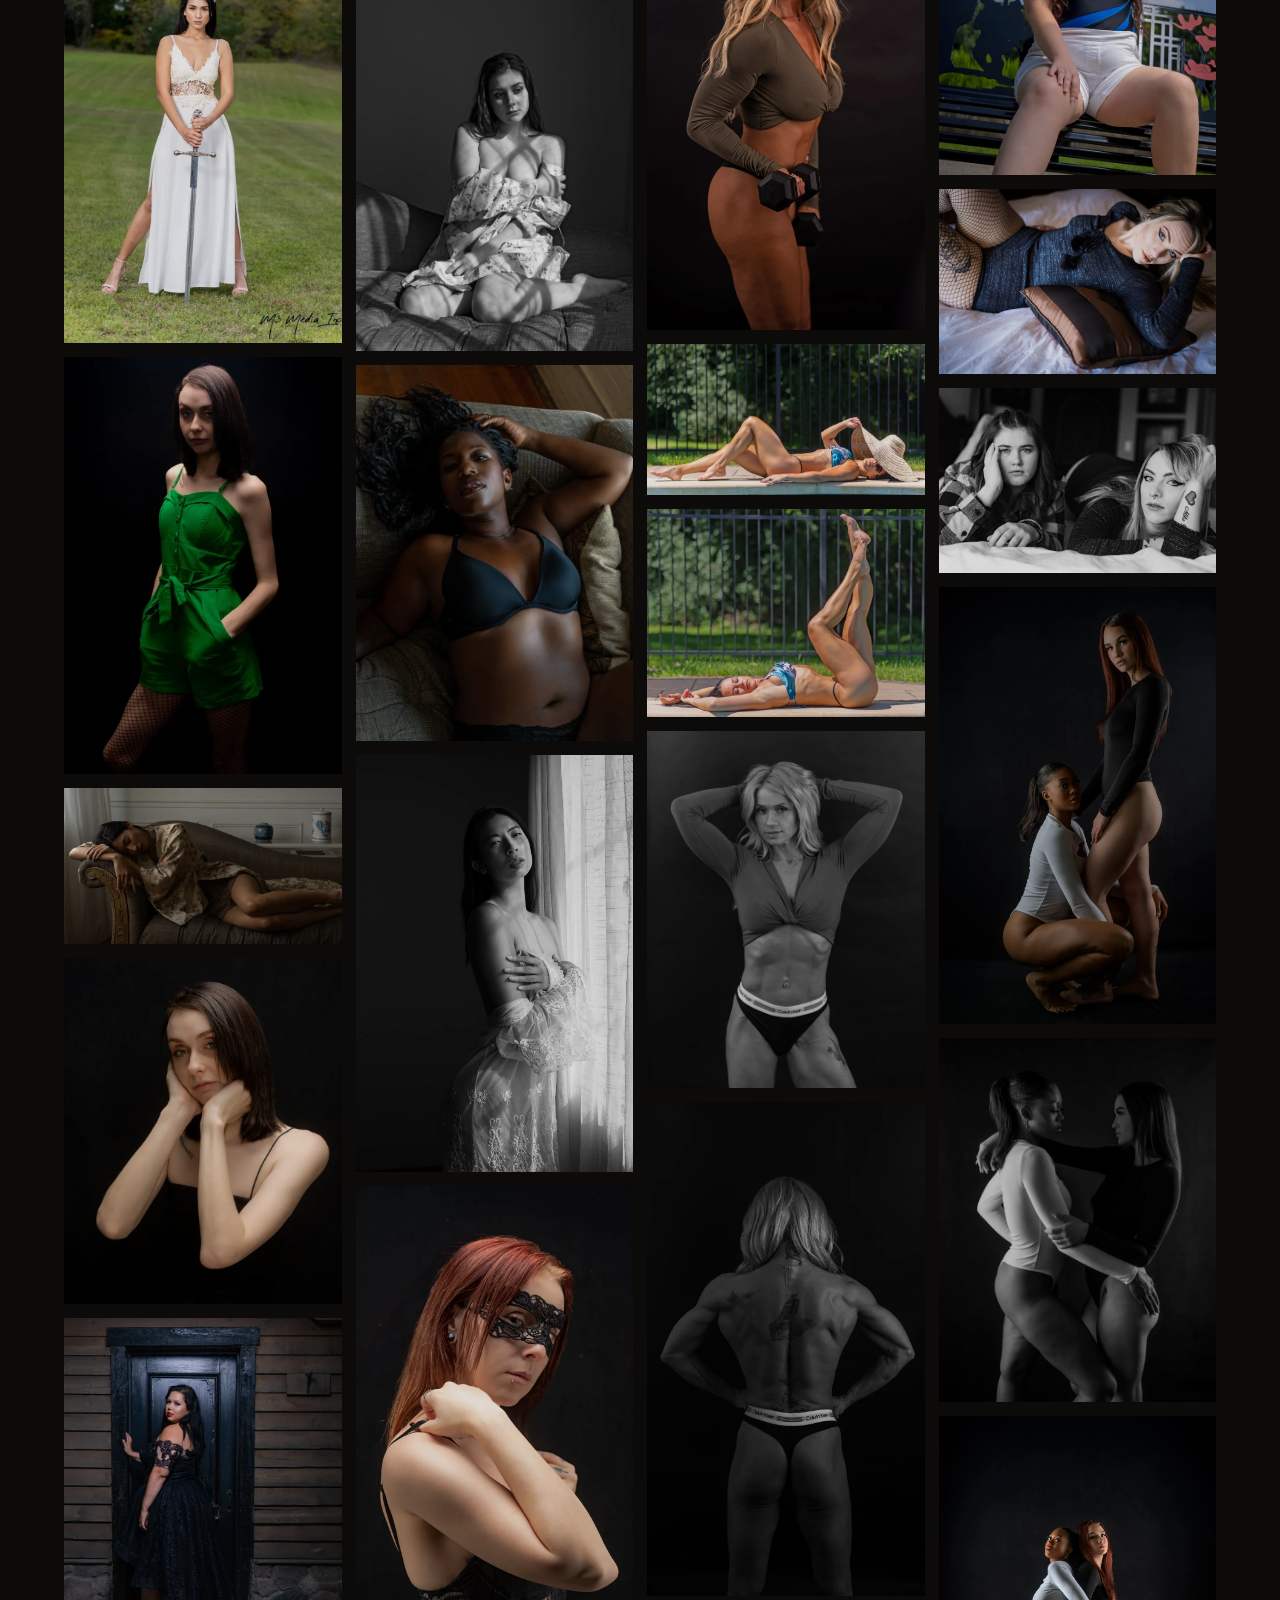
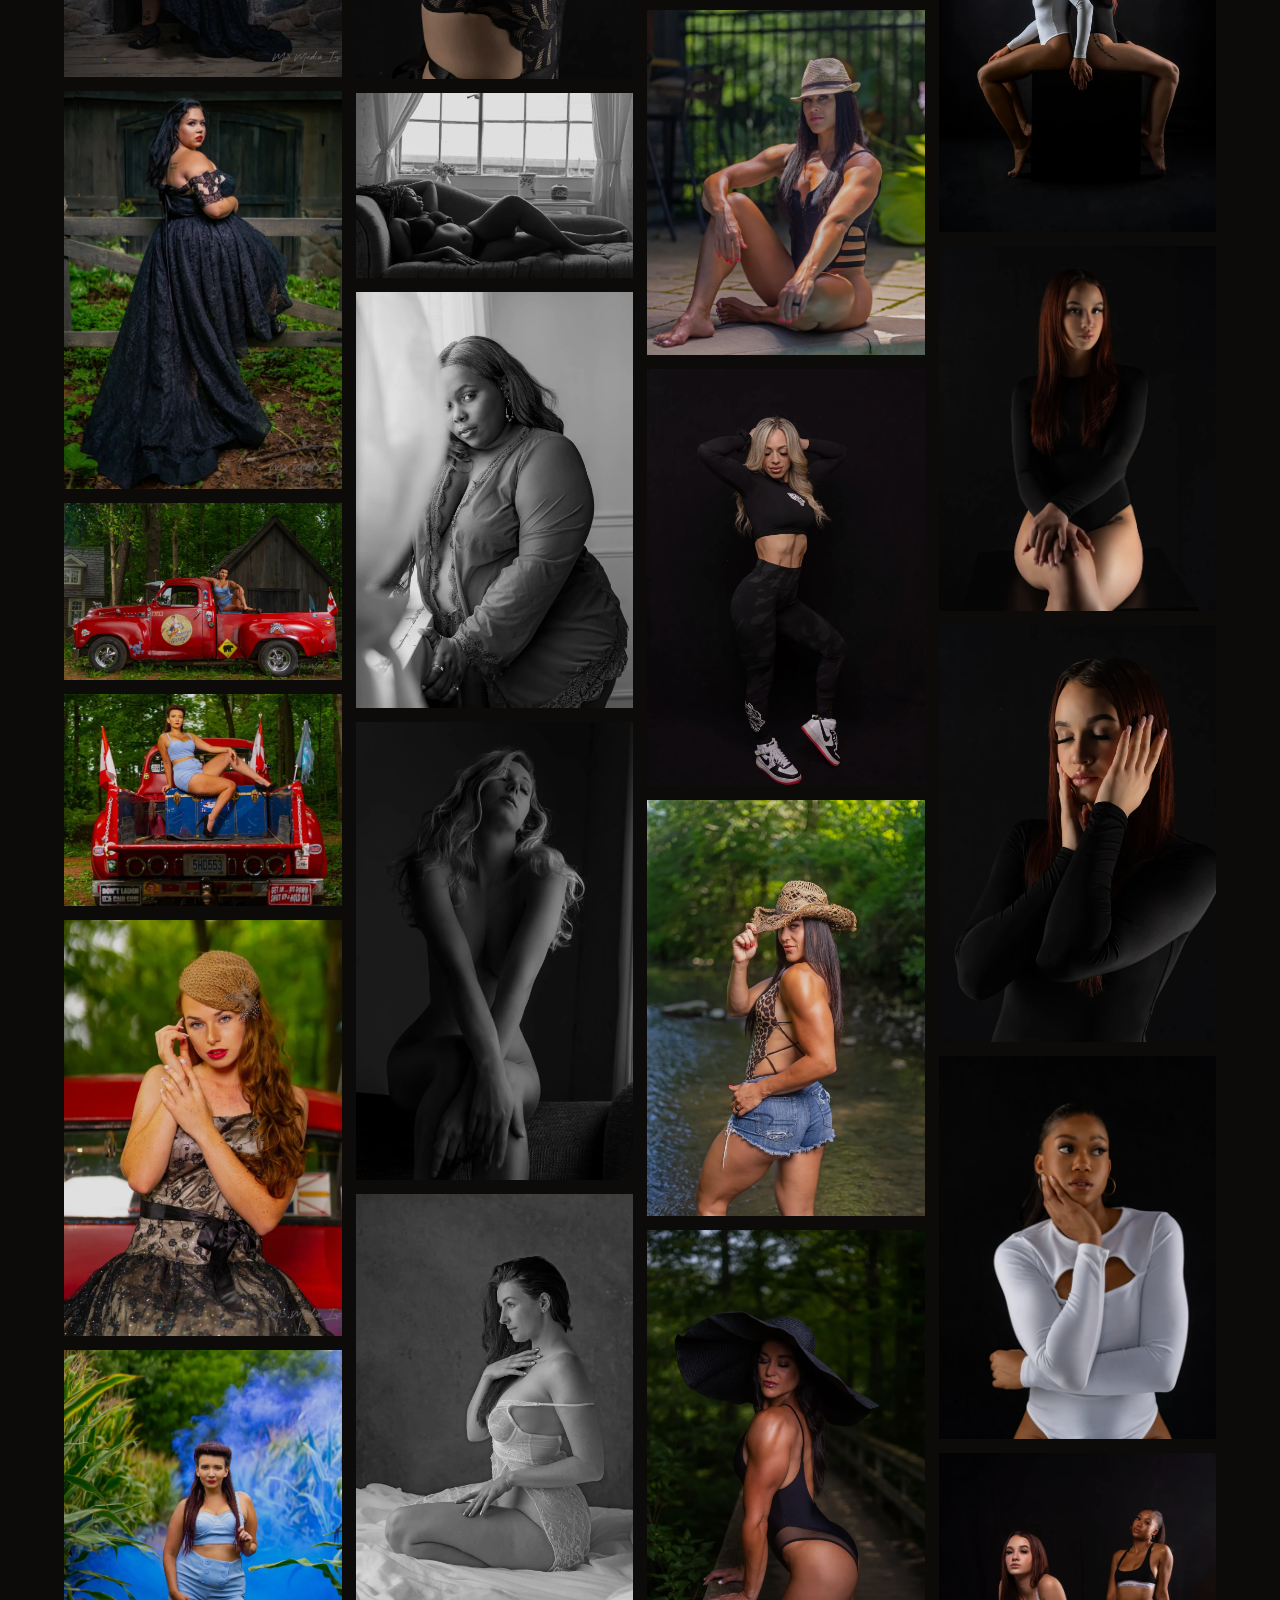
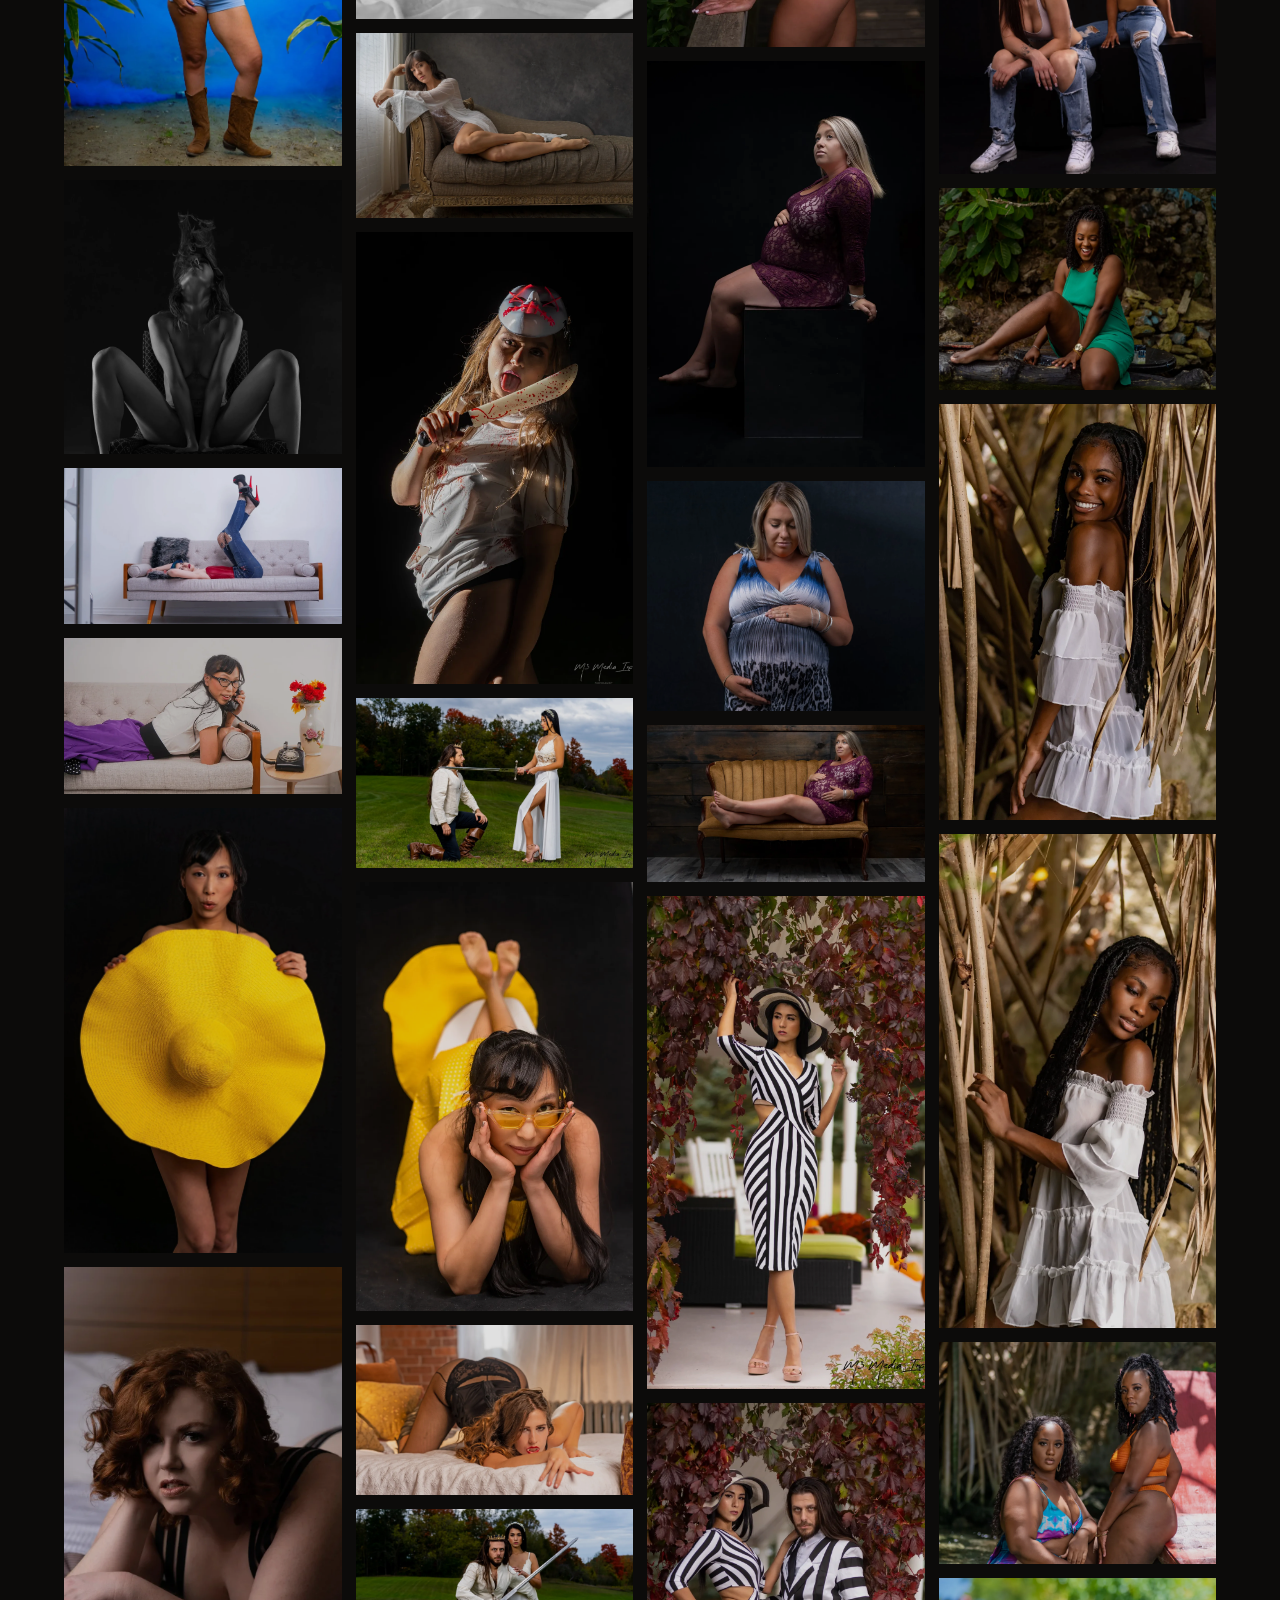
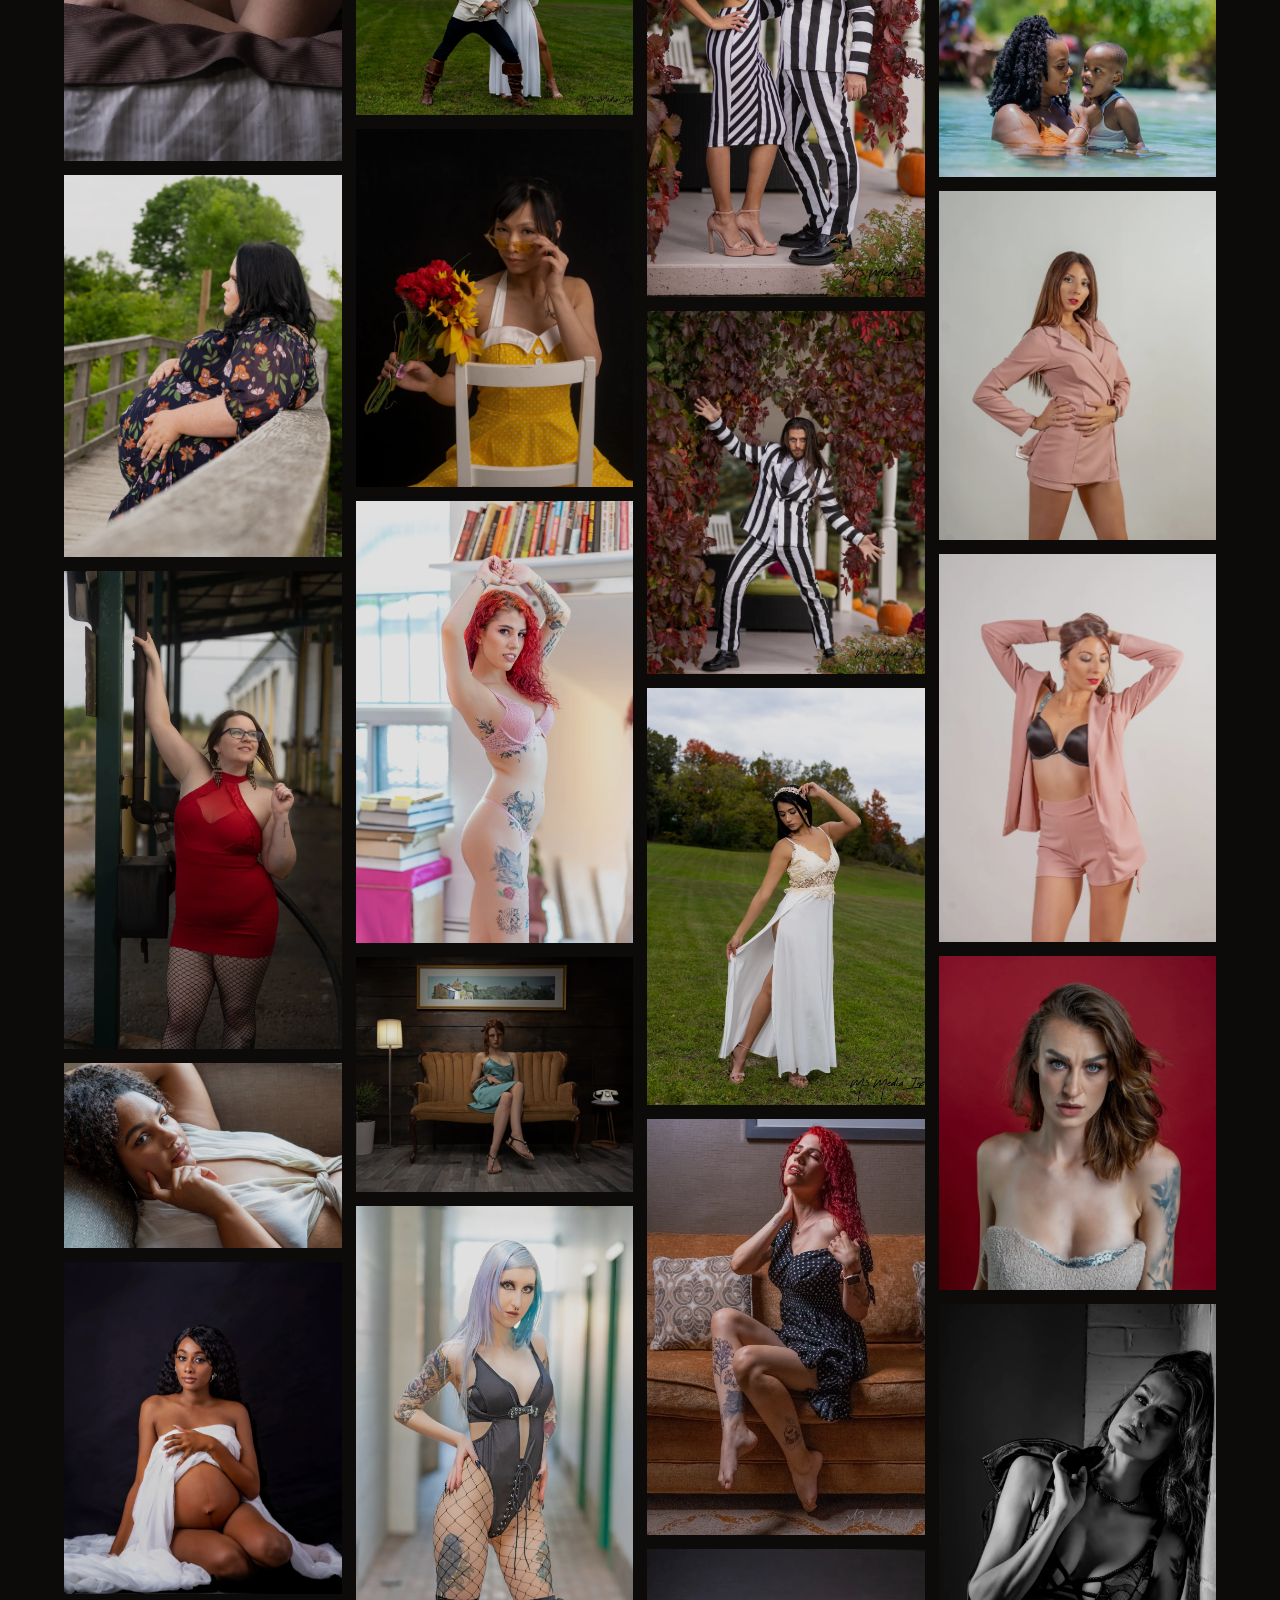
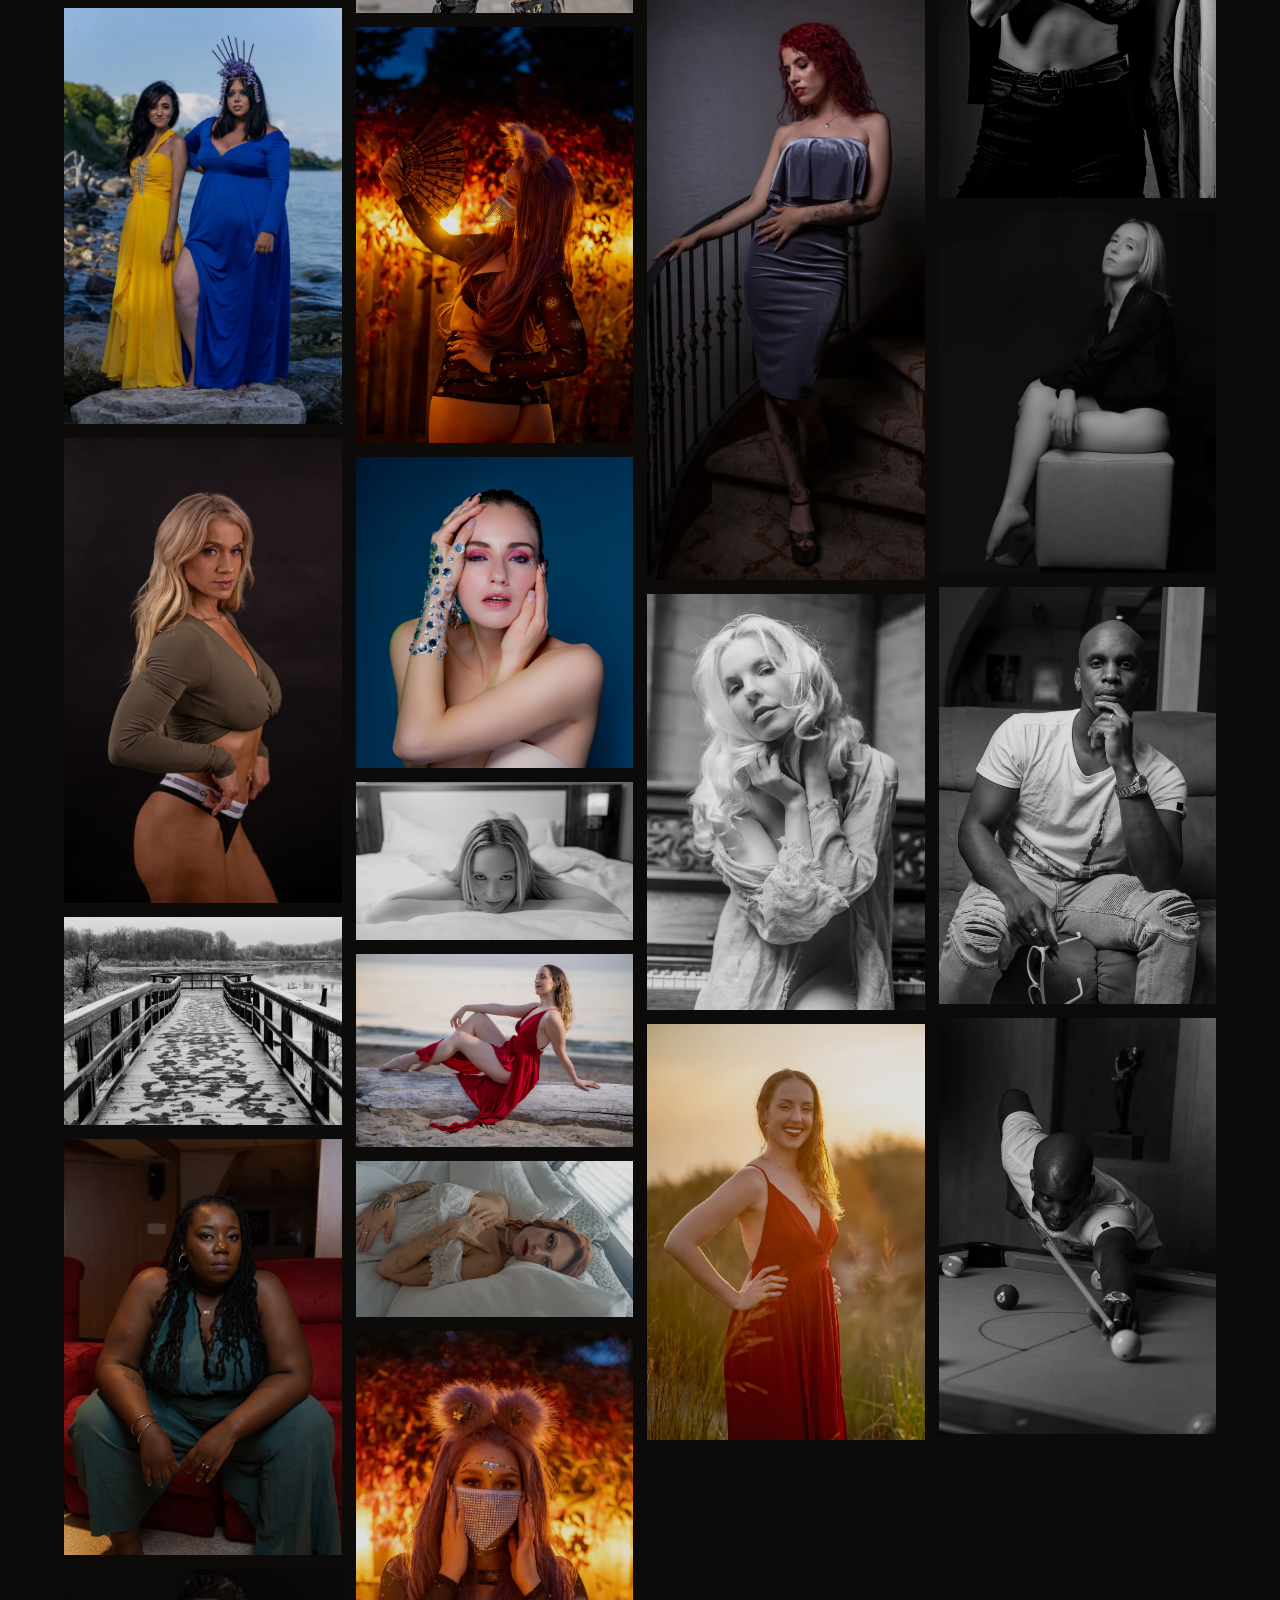
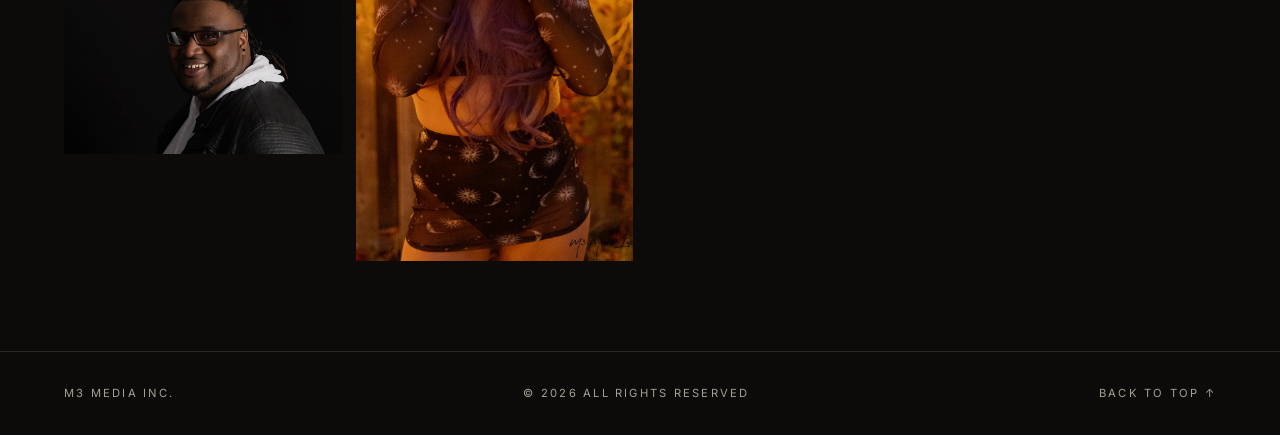
<file: portfolio.html>
<!DOCTYPE html><html lang="en"><head><meta charset="utf-8"><meta name="viewport" content="width=device-width,initial-scale=1"><meta name="description" content="Selected work by M3 Media Inc."><title>Portfolio | M3 Media Inc.</title><link rel="preconnect" href="https://fonts.googleapis.com"><link rel="preconnect" href="https://fonts.gstatic.com" crossorigin><link href="https://fonts.googleapis.com/css2?family=Fraunces:ital,opsz,wght@0,9..144,300;0,9..144,500;1,9..144,300&family=Inter:wght@400;500&display=swap" rel="stylesheet"><link rel="stylesheet" href="styles.css"></head><body><header><a class="brand" href="index.html">M3<b>MEDIA INC.</b></a><button class="burger" aria-label="Menu">MENU</button><nav><a href="index.html">Home</a><a href="index.html#about">About</a><a href="portfolio.html" aria-current="page">Portfolio</a><a href="studio.html">The Studio</a><a href="lighting-studio/index.html">Lighting</a><a href="book.html">Book</a><a href="clients.html">Clients</a><a href="index.html#contact">Contact</a></nav></header><main id="top"><section class="page-top" style="padding-bottom:2rem"><p class="eyebrow">Selected work</p><h1>The <em>portfolio.</em></h1></section><div class="filters"><button data-c="all" class="on">All</button><button data-c="portraits">Portraits</button><button data-c="boudoir">Boudoir</button><button data-c="fitness">Fitness</button><button data-c="maternity">Maternity</button><button data-c="creative">Creative</button><button data-c="headshots">Headshots</button></div><div class="masonry"><figure data-c="portraits" style="animation-delay:0ms"><img src="assets/portfolio-01.webp" alt="Outdoor fashion portrait" loading="lazy"></figure>
<figure data-c="boudoir" style="animation-delay:70ms"><img src="assets/portfolio-02.webp" alt="Intimate portrait" loading="lazy"></figure>
<figure data-c="creative" style="animation-delay:140ms"><img src="assets/portfolio-03.webp" alt="Toronto skyline at dusk" loading="lazy"></figure>
<figure data-c="fitness" style="animation-delay:210ms"><img src="assets/portfolio-04.webp" alt="Fitness portrait" loading="lazy"></figure>
<figure data-c="fitness" style="animation-delay:280ms"><img src="assets/portfolio-05.webp" alt="Fitness fashion portrait" loading="lazy"></figure>
<figure data-c="boudoir" style="animation-delay:350ms"><img src="assets/portfolio-06.webp" alt="Boudoir portrait" loading="lazy"></figure>
<figure data-c="fitness" style="animation-delay:420ms"><img src="assets/portfolio-07.webp" alt="Athletic photography" loading="lazy"></figure>
<figure data-c="headshots" style="animation-delay:490ms"><img src="assets/portfolio-08.webp" alt="Studio headshot" loading="lazy"></figure>
<figure data-c="portraits" style="animation-delay:0ms"><img src="assets/portfolio-09.webp" alt="Bridal fashion portrait" loading="lazy"></figure>
<figure data-c="portraits" style="animation-delay:70ms"><img src="assets/portfolio-10.webp" alt="Studio fashion portrait" loading="lazy"></figure>
<figure data-c="boudoir" style="animation-delay:140ms"><img src="assets/portfolio-11.webp" alt="Elegant reclining portrait" loading="lazy"></figure>
<figure data-c="creative" style="animation-delay:210ms"><img src="assets/portfolio-12.webp" alt="Fine art portrait" loading="lazy"></figure>
<figure data-c="creative" style="animation-delay:280ms"><img src="assets/portfolio-13.webp" alt="Gothic fashion editorial" loading="lazy"></figure>
<figure data-c="portraits" style="animation-delay:350ms"><img src="assets/portfolio-14.webp" alt="Outdoor fashion editorial" loading="lazy"></figure>
<figure data-c="creative" style="animation-delay:420ms"><img src="assets/portfolio-15.webp" alt="Vintage truck fashion portrait" loading="lazy"></figure>
<figure data-c="creative" style="animation-delay:490ms"><img src="assets/portfolio-16.webp" alt="Vintage pin-up editorial" loading="lazy"></figure>
<figure data-c="portraits" style="animation-delay:0ms"><img src="assets/portfolio-17.webp" alt="Fashion beauty portrait" loading="lazy"></figure>
<figure data-c="creative" style="animation-delay:70ms"><img src="assets/portfolio-18.webp" alt="Creative smoke portrait" loading="lazy"></figure>
<figure data-c="boudoir" style="animation-delay:140ms"><img src="assets/portfolio-19.webp" alt="Black and white fine art" loading="lazy"></figure>
<figure data-c="boudoir" style="animation-delay:210ms"><img src="assets/portfolio-20.webp" alt="Boudoir editorial" loading="lazy"></figure>
<figure data-c="creative" style="animation-delay:280ms"><img src="assets/portfolio-21.webp" alt="Playful editorial portrait with vintage telephone" loading="lazy"></figure>
<figure data-c="creative" style="animation-delay:350ms"><img src="assets/portfolio-22.webp" alt="Creative portrait with oversized yellow hat" loading="lazy"></figure>
<figure data-c="boudoir" style="animation-delay:420ms"><img src="assets/portfolio-23.webp" alt="Intimate bedroom portrait" loading="lazy"></figure>
<figure data-c="maternity" style="animation-delay:490ms"><img src="assets/portfolio-24.webp" alt="Outdoor maternity portrait on a wooden walkway" loading="lazy"></figure>
<figure data-c="portraits" style="animation-delay:0ms"><img src="assets/portfolio-25.webp" alt="Fashion portrait in a red dress" loading="lazy"></figure>
<figure data-c="boudoir" style="animation-delay:70ms"><img src="assets/portfolio-26.webp" alt="Soft natural-light reclining portrait" loading="lazy"></figure>
<figure data-c="maternity" style="animation-delay:140ms"><img src="assets/portfolio-27.webp" alt="Studio maternity portrait with white draping" loading="lazy"></figure>
<figure data-c="portraits" style="animation-delay:210ms"><img src="assets/portfolio-28.webp" alt="Two women in colorful dresses by the water" loading="lazy"></figure>
<figure data-c="portraits" style="animation-delay:280ms"><img src="assets/portfolio-29.webp" alt="Studio fashion portrait against a dark backdrop" loading="lazy"></figure>
<figure data-c="creative" style="animation-delay:350ms"><img src="assets/portfolio-30.webp" alt="Black-and-white winter boardwalk landscape" loading="lazy"></figure>
<figure data-c="portraits" style="animation-delay:420ms"><img src="assets/portfolio-31.webp" alt="Environmental portrait in a red chair" loading="lazy"></figure>
<figure data-c="headshots" style="animation-delay:490ms"><img src="assets/portfolio-32.webp" alt="Professional portrait of a smiling man" loading="lazy"></figure>
<figure data-c="creative" style="animation-delay:0ms"><img src="assets/portfolio-33.webp" alt="Black-and-white fine-art park landscape" loading="lazy"></figure>
<figure data-c="boudoir" style="animation-delay:70ms"><img src="assets/boudoir-01.webp" alt="Woman posing on a rope swing in a barn wearing blue lace lingerie" loading="lazy"></figure>
<figure data-c="boudoir" style="animation-delay:140ms"><img src="assets/boudoir-02.webp" alt="Overhead boudoir portrait on a pink backdrop with soft pink tulle" loading="lazy"></figure>
<figure data-c="boudoir" style="animation-delay:210ms"><img src="assets/boudoir-03.webp" alt="Woman reclining on a vintage chaise lounge by a sheer window" loading="lazy"></figure>
<figure data-c="boudoir" style="animation-delay:280ms"><img src="assets/boudoir-04.webp" alt="Red-haired woman wrapped in white bed linens, boudoir portrait" loading="lazy"></figure>
<figure data-c="boudoir" style="animation-delay:350ms"><img src="assets/boudoir-05.webp" alt="Black and white boudoir portrait by a window with sheer curtains" loading="lazy"></figure>
<figure data-c="boudoir" style="animation-delay:420ms"><img src="assets/boudoir-06.webp" alt="Portrait in a white lace robe beside a window" loading="lazy"></figure>
<figure data-c="boudoir" style="animation-delay:490ms"><img src="assets/boudoir-07.webp" alt="Black and white low-key portrait with arms crossed" loading="lazy"></figure>
<figure data-c="boudoir" style="animation-delay:0ms"><img src="assets/boudoir-08.webp" alt="Black and white portrait in a floral dress on a sofa with window shadows" loading="lazy"></figure>
<figure data-c="boudoir" style="animation-delay:70ms"><img src="assets/boudoir-09.webp" alt="Boudoir portrait reclining on a sofa in black lingerie" loading="lazy"></figure>
<figure data-c="boudoir" style="animation-delay:140ms"><img src="assets/boudoir-10.webp" alt="Black and white portrait in a lace robe beside a curtain" loading="lazy"></figure>
<figure data-c="boudoir" style="animation-delay:210ms"><img src="assets/boudoir-11.webp" alt="Portrait with a black lace mask and black lingerie" loading="lazy"></figure>
<figure data-c="boudoir" style="animation-delay:280ms"><img src="assets/boudoir-12.webp" alt="Black and white portrait reclining on a chaise by a large window" loading="lazy"></figure>
<figure data-c="boudoir" style="animation-delay:350ms"><img src="assets/boudoir-13.webp" alt="Black and white portrait in a sheer robe by a window" loading="lazy"></figure>
<figure data-c="boudoir" style="animation-delay:420ms"><img src="assets/boudoir-14.webp" alt="Black and white low-key silhouette portrait with wavy hair" loading="lazy"></figure>
<figure data-c="boudoir" style="animation-delay:490ms"><img src="assets/boudoir-15.webp" alt="Black and white portrait kneeling on a bed in white lace" loading="lazy"></figure>
<figure data-c="boudoir" style="animation-delay:0ms"><img src="assets/boudoir-16.webp" alt="Reclining on a vintage chaise in a white lace robe" loading="lazy"></figure>
<figure data-c="creative" style="animation-delay:70ms"><img src="assets/creative-01.webp" alt="Horror-themed portrait with a glowing mask and a prop machete against a black backdrop" loading="lazy"></figure>
<figure data-c="creative" style="animation-delay:140ms"><img src="assets/creative-02.webp" alt="Fantasy portrait of a kneeling king and a queen in white holding a sword in an autumn field" loading="lazy"></figure>
<figure data-c="creative" style="animation-delay:210ms"><img src="assets/creative-03.webp" alt="Playful portrait in a yellow polka-dot dress and tinted glasses on a black backdrop" loading="lazy"></figure>
<figure data-c="creative" style="animation-delay:280ms"><img src="assets/creative-04.webp" alt="Vampire-themed portrait with fangs and red lipstick on a bed" loading="lazy"></figure>
<figure data-c="creative" style="animation-delay:350ms"><img src="assets/creative-05.webp" alt="Fantasy portrait of a king with a sword and a queen in white in an autumn field" loading="lazy"></figure>
<figure data-c="creative" style="animation-delay:420ms"><img src="assets/creative-06.webp" alt="Retro portrait in a yellow polka-dot dress holding sunflowers and red carnations" loading="lazy"></figure>
<figure data-c="creative" style="animation-delay:490ms"><img src="assets/creative-07.webp" alt="Portrait with red curly hair and tattoos in front of a bookshelf" loading="lazy"></figure>
<figure data-c="creative" style="animation-delay:0ms"><img src="assets/creative-08.webp" alt="Cinematic portrait of a woman in a green satin dress on a vintage sofa" loading="lazy"></figure>
<figure data-c="creative" style="animation-delay:70ms"><img src="assets/creative-09.webp" alt="Edgy portrait with pastel blue hair, a black bodysuit and fishnets in a hallway" loading="lazy"></figure>
<figure data-c="creative" style="animation-delay:140ms"><img src="assets/creative-10.webp" alt="Autumn night portrait with warm glowing light and a hand fan" loading="lazy"></figure>
<figure data-c="creative" style="animation-delay:210ms"><img src="assets/creative-11.webp" alt="Beauty portrait with pink eyeshadow and jewels on the hand against a blue backdrop" loading="lazy"></figure>
<figure data-c="creative" style="animation-delay:280ms"><img src="assets/creative-12.webp" alt="Black and white portrait lying on a bed with a playful look" loading="lazy"></figure>
<figure data-c="creative" style="animation-delay:350ms"><img src="assets/creative-13.webp" alt="Portrait in a red gown on a driftwood log at the beach" loading="lazy"></figure>
<figure data-c="creative" style="animation-delay:420ms"><img src="assets/creative-14.webp" alt="Overhead portrait on a bed with tattoos and a rhinestone choker" loading="lazy"></figure>
<figure data-c="creative" style="animation-delay:490ms"><img src="assets/creative-15.webp" alt="Autumn night portrait with fluffy ears and a jeweled face mask" loading="lazy"></figure>
<figure data-c="creative" style="animation-delay:0ms"><img src="assets/creative-16.webp" alt="Black and white portrait with braids lying on a sofa in dappled light" loading="lazy"></figure>
<figure data-c="creative" style="animation-delay:70ms"><img src="assets/creative-17.webp" alt="Horror-themed portrait with a neon pink mask in dim red light" loading="lazy"></figure>
<figure data-c="creative" style="animation-delay:140ms"><img src="assets/creative-18.webp" alt="Portrait in a white shirt and high heels seated at a desk" loading="lazy"></figure>
<figure data-c="creative" style="animation-delay:210ms"><img src="assets/creative-19.webp" alt="Portrait in burgundy lace lingerie and fishnets on a cream sofa" loading="lazy"></figure>
<figure data-c="fitness" style="animation-delay:70ms"><img src="assets/fitness-01.webp" alt="Fitness portrait in a red bodysuit and white sneakers seated on black blocks" loading="lazy"></figure>
<figure data-c="fitness" style="animation-delay:140ms"><img src="assets/fitness-02.webp" alt="Athletic portrait reclining on a wooden railing in a green forest" loading="lazy"></figure>
<figure data-c="fitness" style="animation-delay:210ms"><img src="assets/fitness-03.webp" alt="Athletic portrait in a white shirt standing in a woodland stream" loading="lazy"></figure>
<figure data-c="fitness" style="animation-delay:280ms"><img src="assets/fitness-04.webp" alt="Fitness portrait holding a dumbbell in a green long-sleeve crop top" loading="lazy"></figure>
<figure data-c="fitness" style="animation-delay:350ms"><img src="assets/fitness-05.webp" alt="Athlete reclining by a pool in a patterned bikini and wide straw hat" loading="lazy"></figure>
<figure data-c="fitness" style="animation-delay:420ms"><img src="assets/fitness-06.webp" alt="Athlete lying by a pool with legs raised in a patterned bikini" loading="lazy"></figure>
<figure data-c="fitness" style="animation-delay:490ms"><img src="assets/fitness-07.webp" alt="Black and white fitness portrait with hands behind the head" loading="lazy"></figure>
<figure data-c="fitness" style="animation-delay:0ms"><img src="assets/fitness-08.webp" alt="Black and white back view showing back and shoulder muscles" loading="lazy"></figure>
<figure data-c="fitness" style="animation-delay:70ms"><img src="assets/fitness-09.webp" alt="Athletic portrait seated by a pool in a black swimsuit and fedora" loading="lazy"></figure>
<figure data-c="fitness" style="animation-delay:140ms"><img src="assets/fitness-10.webp" alt="Fitness portrait in black activewear and sneakers on a black backdrop" loading="lazy"></figure>
<figure data-c="fitness" style="animation-delay:210ms"><img src="assets/fitness-11.webp" alt="Athletic portrait in a straw cowboy hat and denim shorts by a stream" loading="lazy"></figure>
<figure data-c="fitness" style="animation-delay:280ms"><img src="assets/fitness-12.webp" alt="Athletic portrait in a black swimsuit and oversized hat on a forest boardwalk" loading="lazy"></figure>
<figure data-c="maternity" style="animation-delay:70ms"><img src="assets/maternity-01.webp" alt="Maternity portrait in a plum lace dress seated on a black block against a black backdrop" loading="lazy"></figure>
<figure data-c="maternity" style="animation-delay:140ms"><img src="assets/maternity-02.webp" alt="Maternity portrait in a blue patterned dress with hands on the belly" loading="lazy"></figure>
<figure data-c="maternity" style="animation-delay:210ms"><img src="assets/maternity-03.webp" alt="Maternity portrait in a plum lace dress reclining on a vintage sofa against a dark wood wall" loading="lazy"></figure>
<figure data-c="portraits" style="animation-delay:70ms"><img src="assets/portraits-01.webp" alt="Woman in a black and white striped dress and wide-brim hat under autumn vines" loading="lazy"></figure>
<figure data-c="portraits" style="animation-delay:140ms"><img src="assets/portraits-02.webp" alt="Couple in matching black and white striped outfits under autumn vines" loading="lazy"></figure>
<figure data-c="portraits" style="animation-delay:210ms"><img src="assets/portraits-03.webp" alt="Man in a black and white striped suit posing under autumn vines" loading="lazy"></figure>
<figure data-c="portraits" style="animation-delay:280ms"><img src="assets/portraits-04.webp" alt="Woman in a white gown and jeweled tiara in a grassy field" loading="lazy"></figure>
<figure data-c="portraits" style="animation-delay:350ms"><img src="assets/portraits-05.webp" alt="Red-haired woman in a polka-dot dress on an orange sofa" loading="lazy"></figure>
<figure data-c="portraits" style="animation-delay:420ms"><img src="assets/portraits-06.webp" alt="Red-haired woman in a grey velvet dress on a curved staircase" loading="lazy"></figure>
<figure data-c="portraits" style="animation-delay:490ms"><img src="assets/portraits-07.webp" alt="Black and white portrait of a woman with blonde curls in front of a piano" loading="lazy"></figure>
<figure data-c="portraits" style="animation-delay:0ms"><img src="assets/portraits-08.webp" alt="Smiling woman in a red dress in tall grass at golden hour" loading="lazy"></figure>
<figure data-c="portraits" style="animation-delay:70ms"><img src="assets/portraits-09.webp" alt="Portrait of a man in a graphic tee and cap on a black backdrop" loading="lazy"></figure>
<figure data-c="portraits" style="animation-delay:140ms"><img src="assets/portraits-10.webp" alt="Portrait of a woman in a red velvet corset top on a black backdrop" loading="lazy"></figure>
<figure data-c="portraits" style="animation-delay:210ms"><img src="assets/portraits-11.webp" alt="Woman in a black hoodie lifting the hood against a grey backdrop" loading="lazy"></figure>
<figure data-c="portraits" style="animation-delay:280ms"><img src="assets/portraits-12.webp" alt="Woman in a leather jacket saluting against a blue backdrop" loading="lazy"></figure>
<figure data-c="portraits" style="animation-delay:350ms"><img src="assets/portraits-13.webp" alt="Blonde woman in a burgundy set hugging her knees on a black block" loading="lazy"></figure>
<figure data-c="portraits" style="animation-delay:420ms"><img src="assets/portraits-14.webp" alt="Woman in a white gown standing in a cornfield" loading="lazy"></figure>
<figure data-c="portraits" style="animation-delay:490ms"><img src="assets/portraits-15.webp" alt="Woman in oversized sunglasses seated on a park bench" loading="lazy"></figure>
<figure data-c="portraits" style="animation-delay:0ms"><img src="assets/portraits-16.webp" alt="Woman in a sparkly dark bodysuit and fishnets on a bed" loading="lazy"></figure>
<figure data-c="portraits" style="animation-delay:70ms"><img src="assets/portraits-17.webp" alt="Black and white portrait of two women lying on a bed" loading="lazy"></figure>
<figure data-c="portraits" style="animation-delay:140ms"><img src="assets/portraits-18.webp" alt="Two women in black and white bodysuits against a black backdrop" loading="lazy"></figure>
<figure data-c="portraits" style="animation-delay:210ms"><img src="assets/portraits-19.webp" alt="Black and white portrait of two women in an embrace" loading="lazy"></figure>
<figure data-c="portraits" style="animation-delay:280ms"><img src="assets/portraits-20.webp" alt="Two women seated back to back on a black block" loading="lazy"></figure>
<figure data-c="portraits" style="animation-delay:350ms"><img src="assets/portraits-21.webp" alt="Portrait of a red-haired woman in a black bodysuit seated against a black backdrop" loading="lazy"></figure>
<figure data-c="portraits" style="animation-delay:420ms"><img src="assets/portraits-22.webp" alt="Close portrait with eyes closed and hands framing the face in low light" loading="lazy"></figure>
<figure data-c="portraits" style="animation-delay:490ms"><img src="assets/portraits-23.webp" alt="Portrait of a woman in a white cut-out bodysuit looking to the side" loading="lazy"></figure>
<figure data-c="portraits" style="animation-delay:0ms"><img src="assets/portraits-24.webp" alt="Two women in ripped jeans and sports bras seated on black blocks" loading="lazy"></figure>
<figure data-c="portraits" style="animation-delay:70ms"><img src="assets/portraits-25.webp" alt="Laughing woman in a green dress sitting by a stream" loading="lazy"></figure>
<figure data-c="portraits" style="animation-delay:140ms"><img src="assets/portraits-26.webp" alt="Smiling woman in a white ruffled dress looking over her shoulder in a palm grove" loading="lazy"></figure>
<figure data-c="portraits" style="animation-delay:210ms"><img src="assets/portraits-27.webp" alt="Woman with long locs in a white ruffled dress among palm trunks" loading="lazy"></figure>
<figure data-c="portraits" style="animation-delay:280ms"><img src="assets/portraits-28.webp" alt="Two women in colourful swimwear posing in a tropical garden" loading="lazy"></figure>
<figure data-c="portraits" style="animation-delay:350ms"><img src="assets/portraits-29.webp" alt="Mother and young son smiling together in clear water" loading="lazy"></figure>
<figure data-c="portraits" style="animation-delay:420ms"><img src="assets/portraits-30.webp" alt="Woman in a pink belted blazer set against a light backdrop" loading="lazy"></figure>
<figure data-c="portraits" style="animation-delay:490ms"><img src="assets/portraits-31.webp" alt="Woman in an open pink blazer and shorts with hands behind her head" loading="lazy"></figure>
<figure data-c="portraits" style="animation-delay:0ms"><img src="assets/portraits-32.webp" alt="Beauty portrait of a woman with blue eyes against a red backdrop" loading="lazy"></figure>
<figure data-c="portraits" style="animation-delay:70ms"><img src="assets/portraits-33.webp" alt="Black and white portrait of a woman in a leather jacket leaning on a brick wall" loading="lazy"></figure>
<figure data-c="portraits" style="animation-delay:140ms"><img src="assets/portraits-34.webp" alt="Black and white portrait of a woman in a dark shirt seated on a cube" loading="lazy"></figure>
<figure data-c="portraits" style="animation-delay:210ms"><img src="assets/portraits-35.webp" alt="Black and white portrait of a man on a sofa with his hand at his chin" loading="lazy"></figure>
<figure data-c="portraits" style="animation-delay:280ms"><img src="assets/portraits-36.webp" alt="Black and white portrait of a man lining up a shot at a pool table" loading="lazy"></figure></div></main><div id="lb" role="dialog" aria-modal="true"><button class="x" aria-label="Close">×</button><button class="p" aria-label="Previous">‹</button><img alt=""><button class="n" aria-label="Next">›</button><span></span></div><footer><span>M3 Media Inc.</span><span>© <span id="yr"></span> All rights reserved</span><a href="#top">Back to top ↑</a></footer><script src="app.js"></script></body></html>
</file>
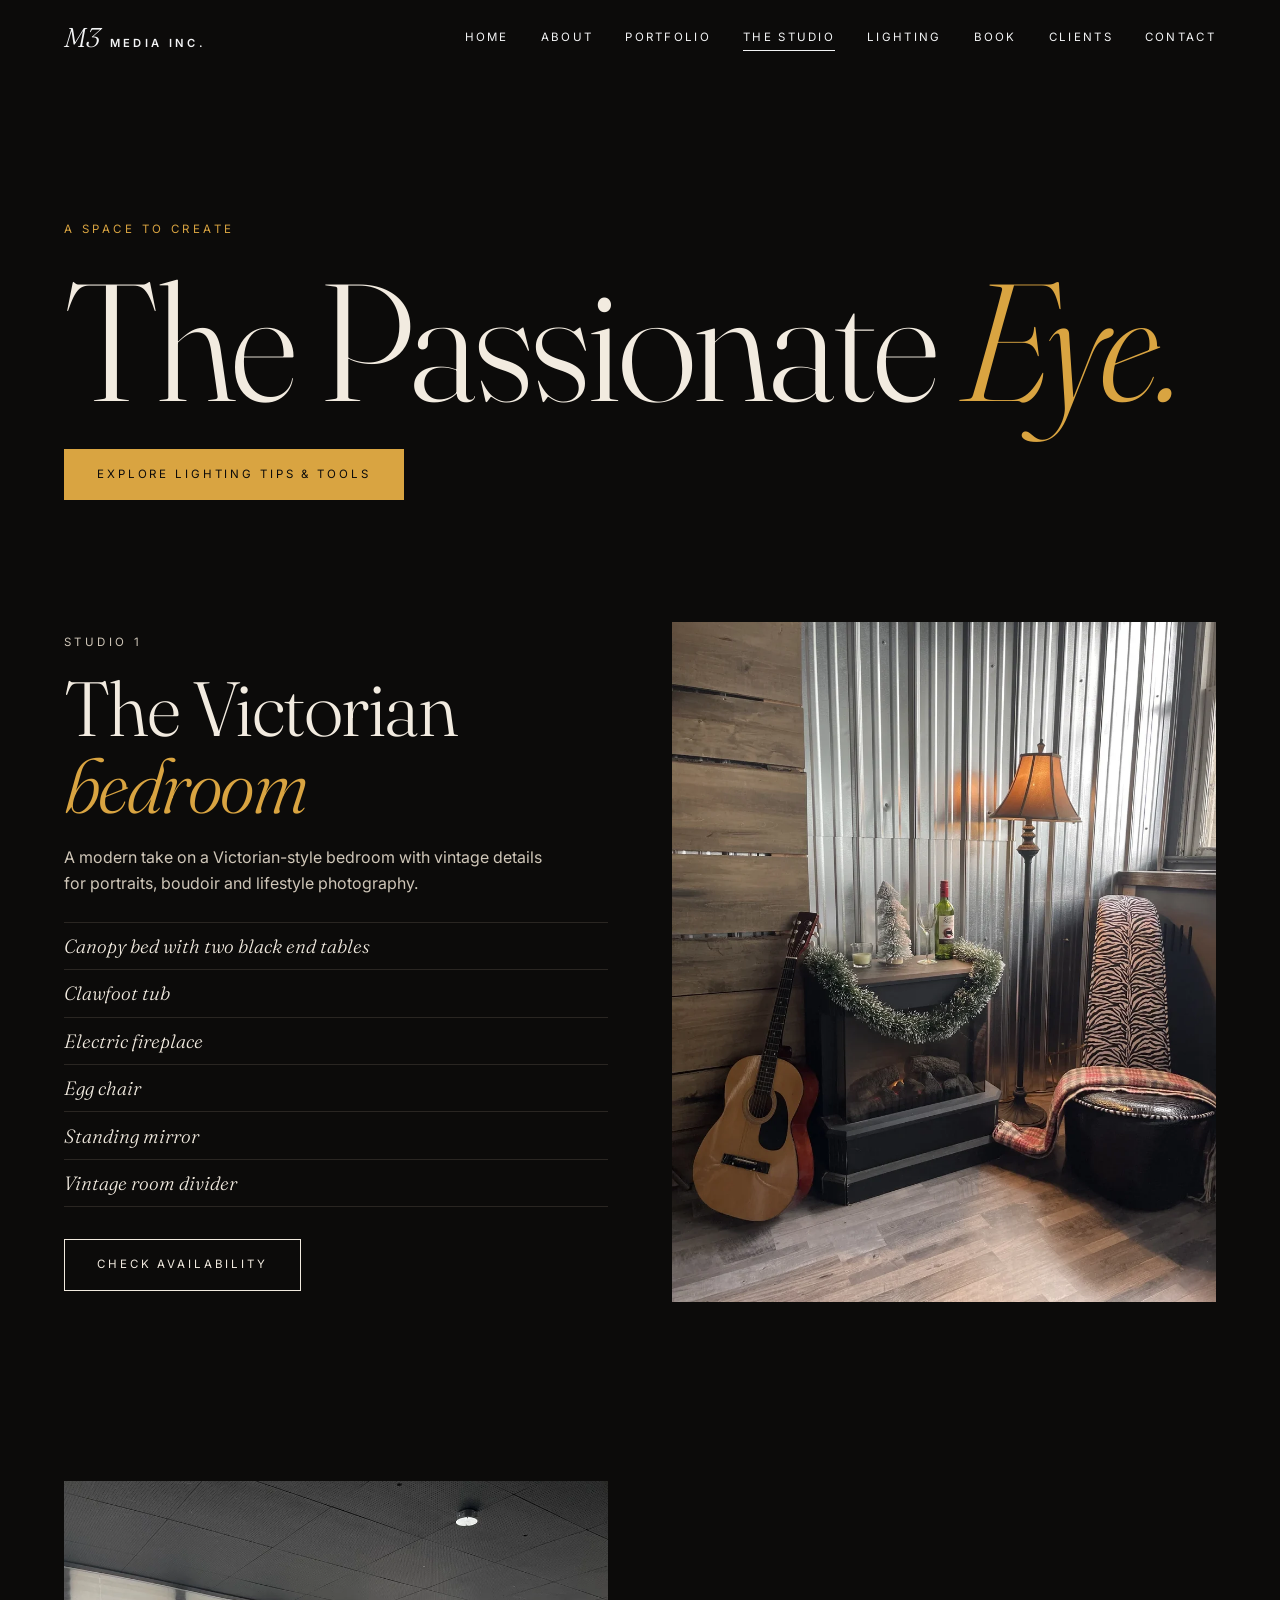
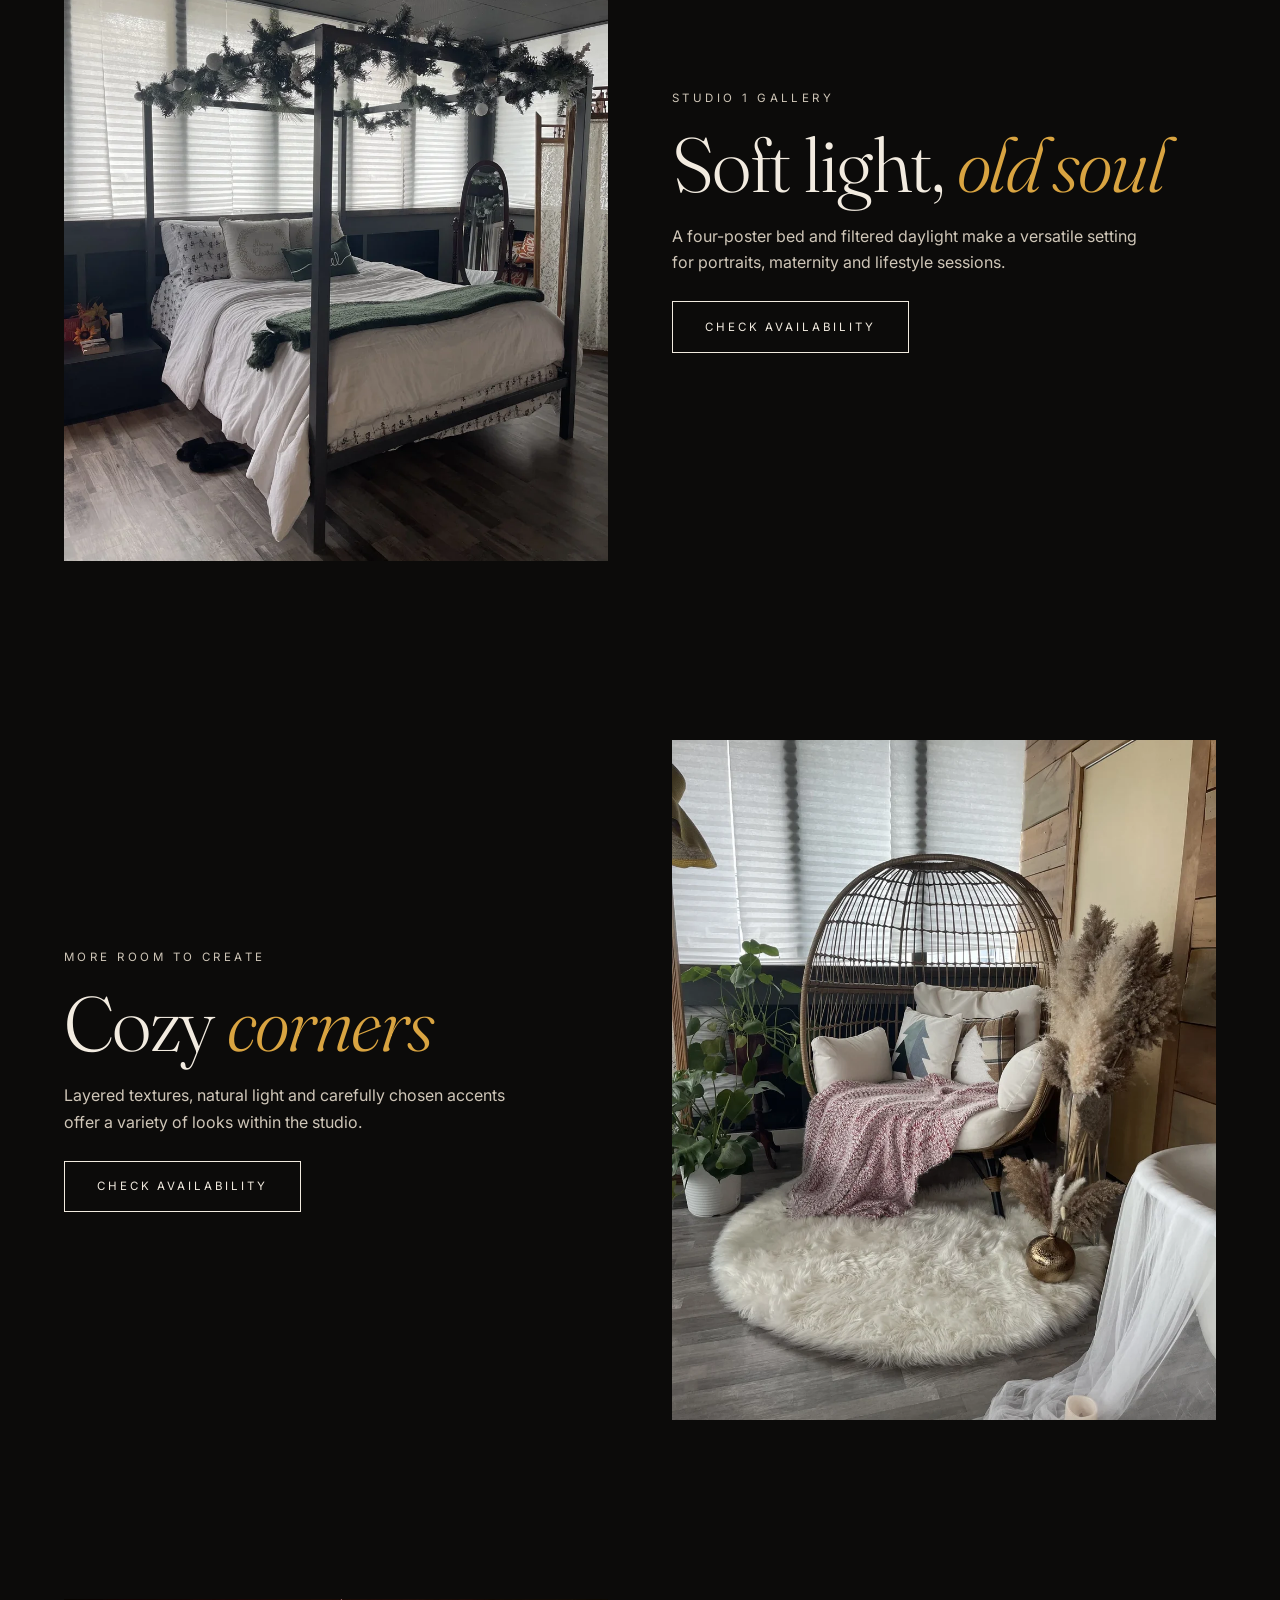
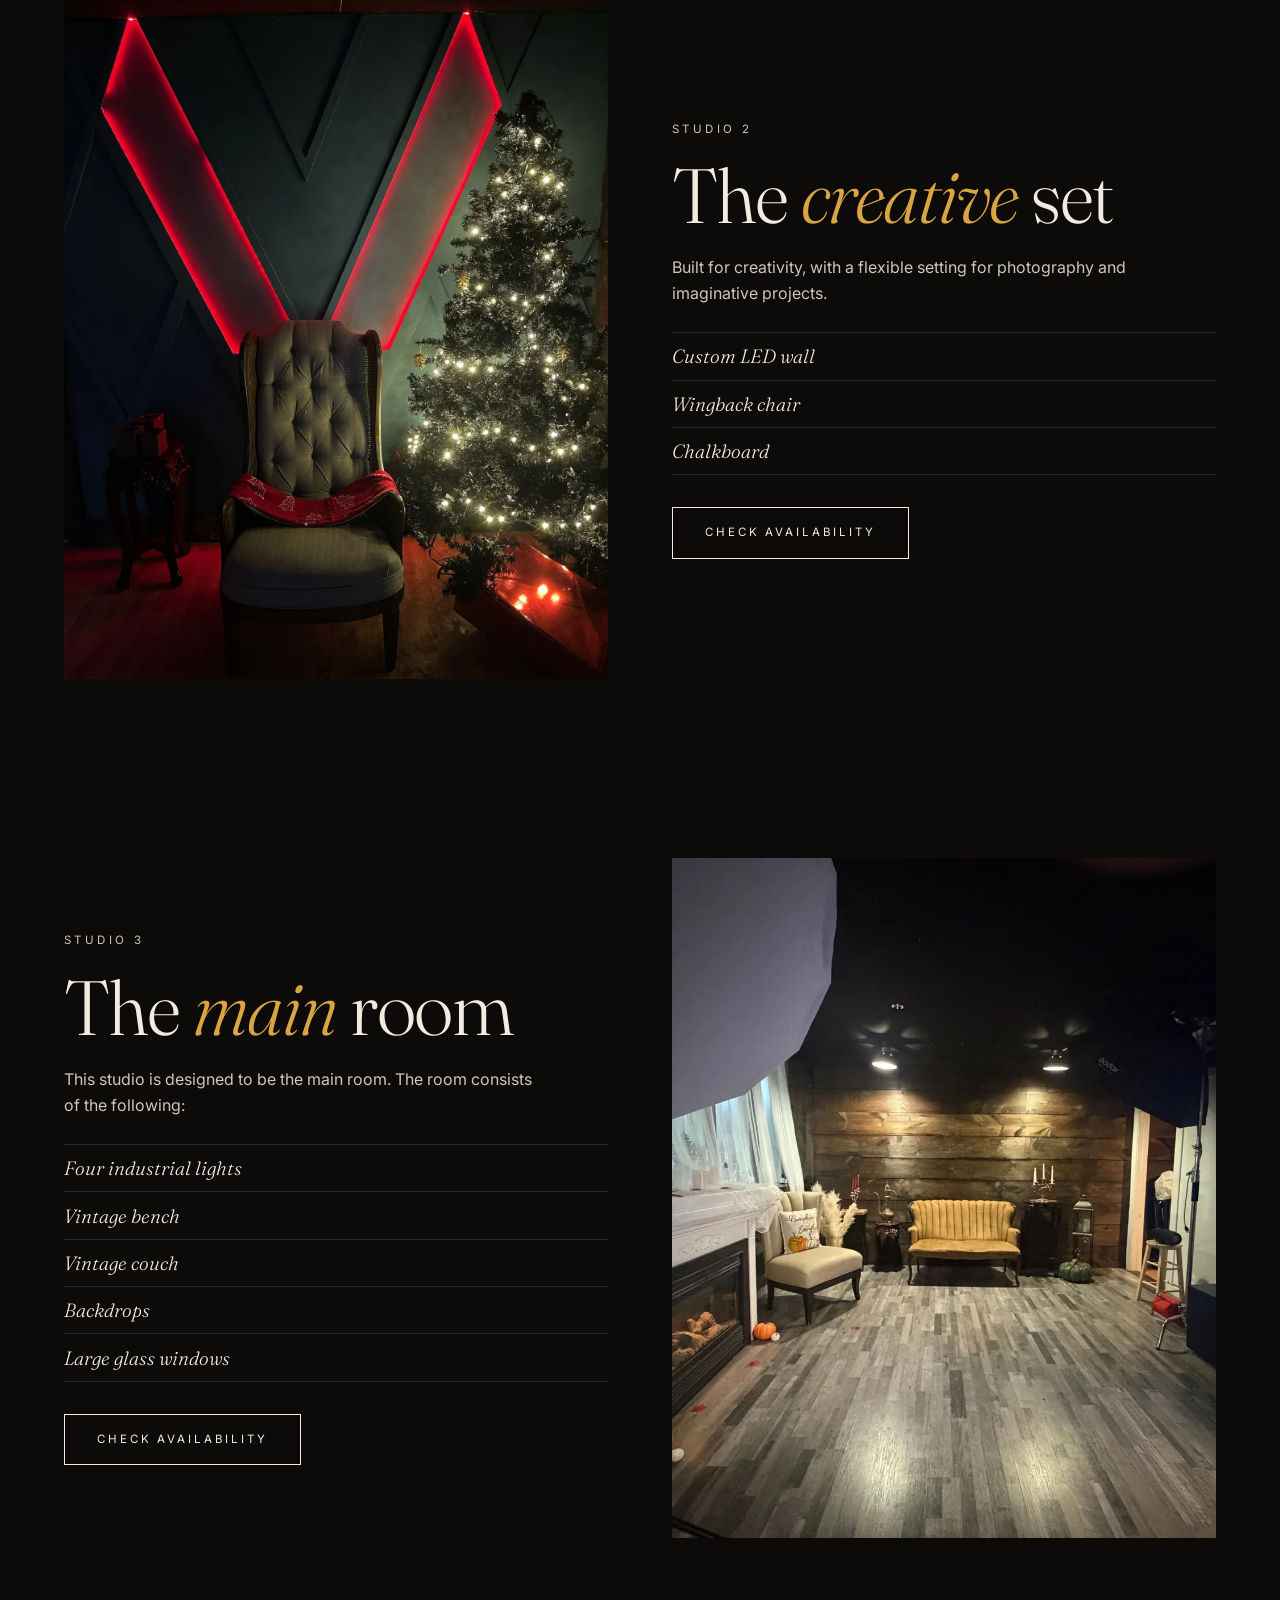
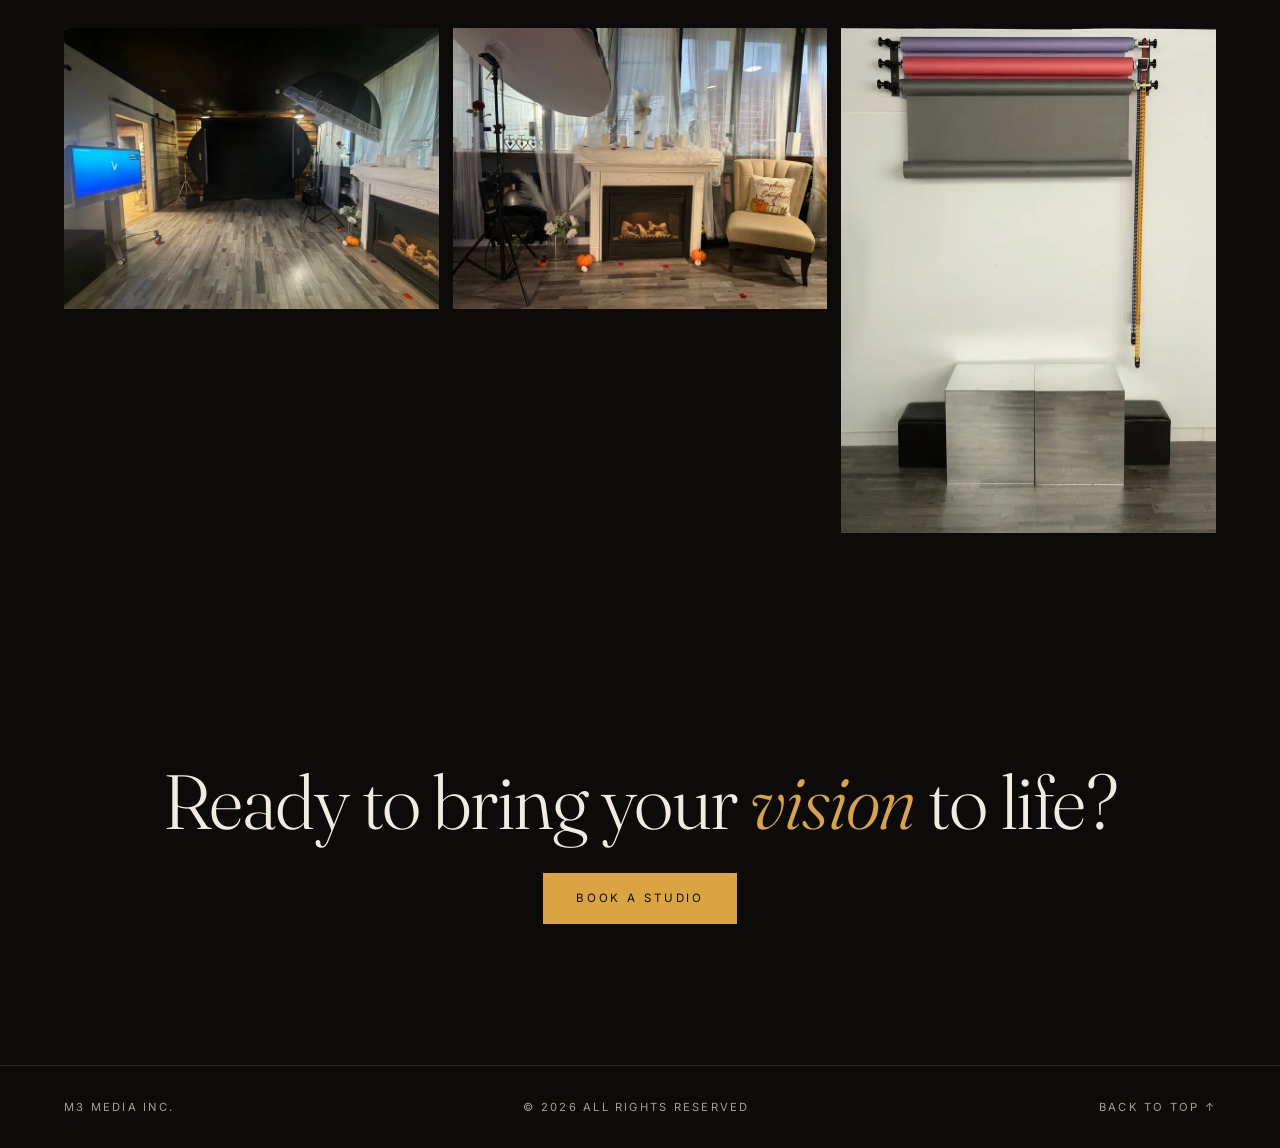
<file: studio.html>
<!DOCTYPE html><html lang="en"><head><meta charset="utf-8"><meta name="viewport" content="width=device-width,initial-scale=1"><meta name="description" content="Creative photography studio spaces by M3 Media Inc."><title>The Passionate Eye Studio | M3 Media Inc.</title><link rel="preconnect" href="https://fonts.googleapis.com"><link rel="preconnect" href="https://fonts.gstatic.com" crossorigin><link href="https://fonts.googleapis.com/css2?family=Fraunces:ital,opsz,wght@0,9..144,300;0,9..144,500;1,9..144,300&family=Inter:wght@400;500&display=swap" rel="stylesheet"><link rel="stylesheet" href="styles.css"></head><body><header><a class="brand" href="index.html">M3<b>MEDIA INC.</b></a><button class="burger" aria-label="Menu">MENU</button><nav><a href="index.html">Home</a><a href="index.html#about">About</a><a href="portfolio.html">Portfolio</a><a href="studio.html" aria-current="page">The Studio</a><a href="lighting-studio/index.html">Lighting</a><a href="book.html">Book</a><a href="clients.html">Clients</a><a href="index.html#contact">Contact</a></nav></header><main id="top"><section class="page-top"><p class="eyebrow">A space to create</p><h1>The Passionate <em>Eye.</em></h1>
<a class="btn fill" style="margin-top:1.5rem" href="lighting-studio/index.html">Explore lighting tips &amp; tools</a></section><div class="space reveal"><div class="si"><img src="assets/studio-IMG_0008.webp" alt="Studio 1 vintage room" loading="lazy"></div><div><p class="eyebrow">Studio 1</p><h2>The Victorian <em>bedroom</em></h2><p>A modern take on a Victorian-style bedroom with vintage details for portraits, boudoir and lifestyle photography.</p><ul><li>Canopy bed with two black end tables</li><li>Clawfoot tub</li><li>Electric fireplace</li><li>Egg chair</li><li>Standing mirror</li><li>Vintage room divider</li></ul><a class="btn" href="book.html?studio=1">Check availability</a></div></div><div class="space reveal"><div class="si"><img src="assets/studio-IMG_0009.webp" alt="Four-poster canopy bed" loading="lazy"></div><div><p class="eyebrow">Studio 1 gallery</p><h2>Soft light, <em>old soul</em></h2><p>A four-poster bed and filtered daylight make a versatile setting for portraits, maternity and lifestyle sessions.</p><div style="height:1.6rem"></div><a class="btn" href="book.html?studio=1">Check availability</a></div></div><div class="space reveal"><div class="si"><img src="assets/studio-IMG_0010.webp" alt="Egg chair and plants" loading="lazy"></div><div><p class="eyebrow">More room to create</p><h2>Cozy <em>corners</em></h2><p>Layered textures, natural light and carefully chosen accents offer a variety of looks within the studio.</p><div style="height:1.6rem"></div><a class="btn" href="book.html?studio=1">Check availability</a></div></div><div class="space reveal"><div class="si"><img src="assets/studio-IMG_0027.webp" alt="Studio 2 LED wall" loading="lazy"></div><div><p class="eyebrow">Studio 2</p><h2>The <em>creative</em> set</h2><p>Built for creativity, with a flexible setting for photography and imaginative projects.</p><ul><li>Custom LED wall</li><li>Wingback chair</li><li>Chalkboard</li></ul><a class="btn" href="book.html?studio=2">Check availability</a></div></div><div class="space"><div class="si"><img src="assets/studio3-01.webp" alt="Studio 3: vintage couch against a dark wood wall with candelabras and soft lighting" loading="lazy"></div><div><p class="eyebrow">Studio 3</p><h2>The <em>main</em> room</h2><p>This studio is designed to be the main room. The room consists of the following:</p><ul><li>Four industrial lights</li><li>Vintage bench</li><li>Vintage couch</li><li>Backdrops</li><li>Large glass windows</li></ul><a class="btn" href="book.html?studio=3">Check availability</a></div></div>
<div class="gallery"><img src="assets/studio3-02.webp" alt="Studio 3: main room with a black backdrop flanked by large softboxes and a fireplace" loading="lazy"><img src="assets/studio3-03.webp" alt="Studio 3: white fireplace and cream chair in front of large glass windows with sheer curtains" loading="lazy"><img src="assets/studio3-04.webp" alt="Studio 3: wall-mounted backdrop rolls with mirrored cubes and black benches" loading="lazy"></div>
<section style="text-align:center"><h2 style="font-size:clamp(2.4rem,6vw,5rem);margin-bottom:2rem">Ready to bring your <em>vision</em> to life?</h2><a class="btn fill" href="book.html">Book a studio</a></section></main><footer><span>M3 Media Inc.</span><span>© <span id="yr"></span> All rights reserved</span><a href="#top">Back to top ↑</a></footer><script src="app.js"></script></body></html>
</file>
<file: styles.css>
:root{--ink:#0c0b0a;--ink2:#161412;--paper:#f2ebe0;--mute:#a79f93;--gold:#d9a441;--rose:#c8553d;--serif:'Fraunces','Cormorant Garamond',Georgia,serif;--sans:'Inter','Helvetica Neue',Arial,sans-serif;--pad:clamp(20px,5vw,72px)}
*{box-sizing:border-box;margin:0;padding:0}html{scroll-behavior:smooth}
body{background:var(--ink);color:var(--paper);font:400 16px/1.65 var(--sans);-webkit-font-smoothing:antialiased}
img{display:block;max-width:100%}a{color:inherit;text-decoration:none}
h1,h2,h3{font-family:var(--serif);font-weight:300;line-height:1;letter-spacing:-.02em}
h1 em,h2 em{font-style:italic;color:var(--gold)}
.eyebrow{font-size:.72rem;letter-spacing:.3em;text-transform:uppercase;color:var(--gold);margin-bottom:1.2rem}
header{position:fixed;inset:0 0 auto;z-index:20;display:flex;justify-content:space-between;align-items:center;padding:20px var(--pad);mix-blend-mode:difference;color:#fff}
.brand{font:italic 300 1.7rem var(--serif)}.brand b{font:600 .7rem var(--sans);letter-spacing:.3em;margin-left:.6rem;font-style:normal}
nav{display:flex;gap:2rem;font-size:.72rem;letter-spacing:.2em;text-transform:uppercase}
nav a{position:relative}nav a:after{content:"";position:absolute;left:0;bottom:-4px;height:1px;width:0;background:currentColor;transition:.3s}nav a:hover:after,nav a[aria-current]:after{width:100%}
.burger{display:none;background:none;border:0;color:inherit;font:inherit;letter-spacing:.2em;font-size:.72rem;cursor:pointer}
@media(max-width:820px){.burger{display:block}nav{position:fixed;inset:0;background:var(--ink);flex-direction:column;justify-content:center;align-items:center;font-size:1rem;display:none;mix-blend-mode:normal}nav.open{display:flex}header{mix-blend-mode:normal}.burger{position:relative;z-index:30}}
.hero{position:relative;height:100svh;min-height:560px;overflow:hidden;display:grid;align-items:end;padding:0 var(--pad) 9vh}
.slide{position:absolute;inset:0;background:center/cover;opacity:0;transform:scale(1.08);transition:opacity 1.6s,transform 9s linear}
.slide.on{opacity:1;transform:scale(1)}
.hero:after{content:"";position:absolute;inset:0;background:linear-gradient(180deg,rgba(12,11,10,.45),transparent 35%,rgba(12,11,10,.92))}
.hero-in{position:relative;z-index:2}
.hero h1{font-size:clamp(3.2rem,12vw,11rem);max-width:12ch}
.hero p.sub{margin:1.6rem 0 2rem;max-width:34rem;color:#ddd3c4;font-size:1.05rem}
.btn{display:inline-block;border:1px solid var(--paper);padding:.95rem 2rem;font-size:.72rem;letter-spacing:.25em;text-transform:uppercase;transition:.3s}
.btn:hover{background:var(--paper);color:var(--ink)}.btn.fill{background:var(--gold);border-color:var(--gold);color:var(--ink)}.btn.fill:hover{background:var(--paper)}
.scroll{position:absolute;right:var(--pad);bottom:9vh;z-index:2;writing-mode:vertical-rl;font-size:.65rem;letter-spacing:.3em;color:var(--mute)}
section{padding:clamp(70px,11vw,150px) var(--pad)}
.head{display:flex;justify-content:space-between;align-items:end;gap:2rem;flex-wrap:wrap;margin-bottom:3.5rem}
.head h2{font-size:clamp(2.4rem,7vw,6rem)}.head p{max-width:26rem;color:var(--mute)}
.cats{display:grid;grid-template-columns:repeat(6,1fr);gap:14px}
.cat{position:relative;aspect-ratio:3/4.4;overflow:hidden;background:var(--ink2)}
.cat:nth-child(even){margin-top:3rem}.cat img{width:100%;height:100%;object-fit:cover;transition:transform 1s,filter .6s;filter:grayscale(.55) brightness(.8)}
.cat:hover img{transform:scale(1.07);filter:none}
.cat span{position:absolute;left:14px;bottom:14px;font:italic 300 1.5rem var(--serif);text-shadow:0 2px 12px #000}
@media(max-width:900px){.cats{grid-template-columns:repeat(2,1fr)}.cat:nth-child(even){margin-top:0}}
.studio{display:grid;grid-template-columns:1fr 1fr;gap:var(--pad);align-items:center;background:var(--paper);color:var(--ink)}
.studio h2{font-size:clamp(2.8rem,8vw,7rem)}.studio p{margin:1.5rem 0 2rem;max-width:30rem;color:#4a443c}.studio .btn{border-color:var(--ink)}.studio .btn:hover{background:var(--ink);color:var(--paper)}
.studio .eyebrow{color:var(--rose)}.pair{display:grid;grid-template-columns:1fr 1fr;gap:14px}.pair img{aspect-ratio:3/4;object-fit:cover;width:100%}.pair img:last-child{margin-top:4rem}
@media(max-width:820px){.studio{grid-template-columns:1fr}}
.about{display:grid;grid-template-columns:5fr 6fr;gap:var(--pad);align-items:center}
.about img{width:100%;aspect-ratio:4/5;object-fit:cover;filter:grayscale(.3)}
.about h2{font-size:clamp(2.4rem,6vw,5rem);margin-bottom:1.5rem}.about p{color:#cfc6b8;max-width:34rem}
@media(max-width:820px){.about{grid-template-columns:1fr}}
.contact{background:var(--ink2);display:grid;grid-template-columns:5fr 6fr;gap:var(--pad)}
.contact h2{font-size:clamp(3rem,9vw,8rem);margin-bottom:1.5rem}.contact .mail{font:italic 300 1.5rem var(--serif);color:var(--gold);border-bottom:1px solid;word-break:break-all}
@media(max-width:820px){.contact{grid-template-columns:1fr}}
form{display:grid;gap:1.4rem}.row{display:grid;grid-template-columns:1fr 1fr;gap:1.4rem}@media(max-width:560px){.row{grid-template-columns:1fr}}
label{display:grid;gap:.4rem;font-size:.68rem;letter-spacing:.2em;text-transform:uppercase;color:var(--mute)}
input,select,textarea{background:transparent;border:0;border-bottom:1px solid #4a443c;color:var(--paper);font:400 1rem var(--sans);padding:.7rem 0;outline:0;border-radius:0;transition:border-color .3s}
input:focus,select:focus,textarea:focus{border-color:var(--gold)}select option{background:var(--ink);color:var(--paper)}
.check{display:flex;gap:.7rem;align-items:flex-start;text-transform:none;letter-spacing:0;font-size:.85rem}.check input{margin-top:.3rem;accent-color:var(--gold)}
.hp{position:absolute;left:-9999px}small.note{color:var(--mute);font-size:.75rem}button.btn{background:none;color:var(--paper);cursor:pointer;justify-self:start}
footer{display:flex;justify-content:space-between;flex-wrap:wrap;gap:1rem;padding:2rem var(--pad);border-top:1px solid #2a2622;font-size:.7rem;letter-spacing:.2em;text-transform:uppercase;color:var(--mute)}
.page-top{padding-top:clamp(130px,18vw,220px);padding-bottom:2rem}.page-top h1{font-size:clamp(3.5rem,13vw,12rem)}
.filters{display:flex;flex-wrap:wrap;gap:.6rem;padding:0 var(--pad) 2.5rem}
.filters button{background:none;border:1px solid #3a352f;color:var(--mute);padding:.6rem 1.3rem;font:inherit;font-size:.7rem;letter-spacing:.2em;text-transform:uppercase;cursor:pointer;transition:.3s}
.filters button:hover,.filters button.on{background:var(--paper);color:var(--ink);border-color:var(--paper)}
.masonry{columns:4 260px;column-gap:14px;padding:0 var(--pad) 90px}
.masonry figure{break-inside:avoid;margin-bottom:14px;overflow:hidden;background:var(--ink2);cursor:zoom-in;animation:in .6s both}
.masonry figure.hide{display:none}.masonry img{width:100%;height:auto;transition:transform .8s,filter .5s;filter:brightness(.88)}
.masonry figure:hover img{transform:scale(1.04);filter:none}@keyframes in{from{opacity:0;transform:translateY(20px)}}
#lb{position:fixed;inset:0;z-index:50;background:rgba(8,7,6,.97);display:none;place-items:center}#lb.on{display:grid}
#lb img{max-height:90vh;max-width:90vw;object-fit:contain}
#lb button{position:absolute;background:none;border:0;color:var(--paper);font-size:2.4rem;cursor:pointer;padding:1rem}
#lb .x{top:10px;right:20px}#lb .p{left:10px}#lb .n{right:10px}#lb span{position:absolute;bottom:20px;font-size:.7rem;letter-spacing:.3em;color:var(--mute)}
.space{display:grid;grid-template-columns:1fr 1fr;gap:var(--pad);align-items:center;padding:clamp(40px,7vw,90px) var(--pad)}
.space:nth-child(even) .si{order:2}.si img{width:100%;aspect-ratio:4/5;object-fit:cover}
.space h2{font-size:clamp(2.4rem,6vw,5.5rem);margin-bottom:1.2rem}.space p{color:#cfc6b8;max-width:30rem}
.space ul{list-style:none;margin:1.6rem 0 2rem;border-top:1px solid #2a2622}.space li{padding:.7rem 0;border-bottom:1px solid #2a2622;font:italic 300 1.2rem var(--serif)}
@media(max-width:820px){.space{grid-template-columns:1fr}.space:nth-child(even) .si{order:0}}
.reveal{opacity:0;transform:translateY(34px);transition:1s}.reveal.in{opacity:1;transform:none}
@media(prefers-reduced-motion:reduce){*{animation:none!important;transition:none!important}.reveal{opacity:1;transform:none}}
.book{display:grid;grid-template-columns:minmax(0,5fr) minmax(0,6fr);gap:var(--pad);padding:0 var(--pad) 100px;align-items:start}
@media(max-width:900px){.book{grid-template-columns:1fr}}
.tabs{display:flex;gap:.6rem;flex-wrap:wrap;padding:0 var(--pad) 2rem}
.tabs button{background:none;border:1px solid #3a352f;color:var(--mute);padding:.8rem 1.4rem;font:italic 300 1.2rem var(--serif);cursor:pointer;transition:.3s}
.tabs button:hover,.tabs button.on{background:var(--paper);color:var(--ink);border-color:var(--paper)}
.calbox{border:1px solid #2a2622;padding:clamp(16px,2.5vw,32px);background:var(--ink2)}
.calhead{display:flex;justify-content:space-between;align-items:center;margin-bottom:1.2rem}.calhead h2{font-size:1.9rem}
.calhead button{background:none;border:1px solid #3a352f;color:var(--paper);width:40px;height:40px;font-size:1.3rem;cursor:pointer}.calhead button:disabled{opacity:.25;cursor:default}
.wk,#days{display:grid;grid-template-columns:repeat(7,1fr);gap:6px}.wk{margin-bottom:6px;font-size:.62rem;letter-spacing:.15em;text-transform:uppercase;color:var(--mute);text-align:center}
.day{aspect-ratio:1;background:transparent;border:1px solid #3a352f;color:var(--paper);font:400 .95rem var(--sans);cursor:pointer;position:relative;transition:.2s}
.day.open:hover,.day.some:hover{border-color:var(--gold)}.day.on{background:var(--gold);color:var(--ink);border-color:var(--gold)}
.day.some:after,.day.open:after{content:"";position:absolute;bottom:5px;left:50%;width:5px;height:5px;margin-left:-2.5px;border-radius:50%;background:#7bbf8a}.day.some:after{background:var(--gold)}.day.on:after{background:var(--ink)}
.day.off,.day.full{border-color:transparent;color:#4a443c;cursor:default;text-decoration:line-through}.day.full{color:var(--rose)}
.legend{display:flex;flex-wrap:wrap;gap:1.2rem;margin-top:1.2rem;font-size:.72rem;color:var(--mute)}.legend span:before{content:"";display:inline-block;width:8px;height:8px;border-radius:50%;margin-right:.45rem;background:#7bbf8a}.legend .l2:before{background:var(--gold)}.legend .l3:before{background:var(--rose)}
.panel{display:grid;gap:2rem}.panel h3{font-size:1.7rem;margin-bottom:1rem}.hint{color:var(--mute);font-size:.85rem;margin-top:.8rem}
.slotgrid{display:grid;grid-template-columns:repeat(auto-fill,minmax(120px,1fr));gap:8px}
.slot{background:none;border:1px solid #3a352f;color:var(--paper);padding:.9rem .5rem;font:400 .9rem var(--sans);cursor:pointer;display:grid;gap:2px;transition:.2s}.slot:hover{border-color:var(--gold)}.slot.on{background:var(--gold);color:var(--ink);border-color:var(--gold)}.slot:disabled{opacity:.35;cursor:default;text-decoration:line-through}.slot small{font-size:.65rem;letter-spacing:.1em;text-transform:uppercase}
.summary{border-left:2px solid var(--gold);padding:.4rem 0 .4rem 1.2rem;color:#cfc6b8}.summary b{font:italic 300 1.3rem var(--serif);color:var(--paper)}
button.btn:disabled{opacity:.35;cursor:not-allowed}
.embedwrap{padding:0 var(--pad) 100px}.embedwrap iframe{width:100%;height:min(900px,150vh);min-height:720px;border:1px solid #2a2622;background:var(--ink2)}
@media(max-width:700px){.embedwrap iframe{min-height:860px}}
.steps{display:grid;grid-template-columns:repeat(4,1fr);gap:14px}
.step{border:1px solid #2a2622;background:var(--ink2);padding:clamp(20px,2.5vw,32px)}
.step b{font:italic 300 2.6rem var(--serif);color:var(--gold)}.step h3{font-size:1.5rem;margin:.8rem 0 .6rem}.step p{color:var(--mute);font-size:.95rem}
@media(max-width:900px){.steps{grid-template-columns:1fr 1fr}}@media(max-width:520px){.steps{grid-template-columns:1fr}}
.gallery{columns:3 260px;column-gap:14px;padding:0 var(--pad) clamp(40px,7vw,90px)}.gallery img{width:100%;height:auto;margin-bottom:14px;break-inside:avoid}

/* Instagram portfolio showcase */
.instagram-section{padding:clamp(72px,9vw,150px) var(--pad);background:#11100f}.instagram-heading{display:flex;justify-content:space-between;align-items:end;gap:30px;margin-bottom:35px}.instagram-heading h2{font:300 clamp(2.8rem,6vw,6rem)/1.1 var(--serif);color:var(--paper);margin:.4rem 0 1rem}.instagram-heading h2 em{color:var(--gold)}.instagram-intro{max-width:35rem;color:var(--mute);line-height:1.7}.instagram-follow{display:inline-flex;align-items:center;justify-content:center;white-space:nowrap;border:1px solid var(--gold);color:var(--paper);padding:15px 22px;text-decoration:none;transition:background .2s,color .2s}.instagram-follow:hover,.instagram-follow:focus-visible{background:var(--gold);color:#111}.instagram-grid{display:grid;grid-template-columns:repeat(3,minmax(0,1fr));gap:12px}.instagram-tile{display:block;aspect-ratio:1/1;overflow:hidden;position:relative;background:#272321}.instagram-tile img{width:100%;height:100%;object-fit:cover;object-position:center 32%;display:block;transition:transform .45s}.instagram-tile:hover img,.instagram-tile:focus-visible img{transform:scale(1.055)}.instagram-tile-overlay{position:absolute;inset:0;display:flex;align-items:end;justify-content:center;padding:22px;color:white;background:linear-gradient(transparent 55%,rgba(0,0,0,.75));font-size:.85rem;opacity:0;transition:opacity .2s}.instagram-tile:hover .instagram-tile-overlay,.instagram-tile:focus-visible .instagram-tile-overlay{opacity:1}.instagram-disclaimer{font-size:.78rem;color:var(--mute);text-align:center;margin-top:22px}@media(max-width:700px){.instagram-heading{display:block}.instagram-follow{margin-top:22px}.instagram-grid{grid-template-columns:repeat(2,minmax(0,1fr));gap:8px}.instagram-tile-overlay{opacity:1;font-size:.7rem;padding:10px}}

/* Keep the expanded navigation within the header at compact desktop widths. */
@media (821px <= width <= 1040px) {
  header nav { gap: 1rem; }
}
</file>
<file: lighting-studio/studio.css>
:root{color-scheme:light;--paper:#f5f3ef;--card:#fffdfa;--ink:#211c29;--muted:#5e5766;--line:#ddd7e1;--violet:#57329c;--accent:#dcd0ff;--dark:#191524;--radius:18px;font-family:system-ui,-apple-system,BlinkMacSystemFont,"Segoe UI",sans-serif}
*{box-sizing:border-box}body{margin:0;background:var(--paper);color:var(--ink)}[hidden]{display:none!important}a{color:var(--violet)}button,input,select{font:inherit}button,select{cursor:pointer}button:disabled{cursor:not-allowed;opacity:.55}button:focus-visible,a:focus-visible,input:focus-visible,select:focus-visible,label:focus-within.file-button{outline:3px solid #8148e0;outline-offset:3px}h1,h2,h3,p{margin-top:0}p{line-height:1.6}h2,h3{letter-spacing:-.027em}h2{font-size:1.45rem;margin-bottom:12px}h3{font-size:1.08rem;margin-bottom:7px}.skip{position:absolute;left:16px;top:-90px;z-index:9;background:#fff;padding:12px}.skip:focus{top:12px}
.topbar{display:flex;align-items:center;justify-content:space-between;gap:20px;padding:14px max(24px,calc((100% - 1340px)/2));min-height:72px;background:var(--card);border-bottom:1px solid var(--line)}.brand{display:flex;align-items:center;gap:8px;text-decoration:none;color:var(--ink);font-size:1.2rem;font-weight:780;letter-spacing:-.05em;white-space:nowrap}.brand small{background:#eee7fc;color:var(--violet);padding:4px 7px;border-radius:7px;font-size:.68rem;letter-spacing:.04em}.mark{display:grid;place-items:center;background:var(--dark);color:var(--accent);width:32px;height:32px;border-radius:9px;font-size:1.2rem}.topbar nav{display:flex;gap:6px;flex-wrap:wrap}.topbar nav a{padding:9px 12px;border-radius:8px;text-decoration:none;color:var(--muted);font-size:.88rem;font-weight:650;white-space:nowrap}.topbar nav a:hover,.topbar nav a[aria-current]{background:#eee7fc;color:var(--violet)}
main,footer{width:min(1340px,calc(100% - 48px));margin-inline:auto}.page-heading{padding:32px 0 19px}.eyebrow{font-size:.68rem;font-weight:800;letter-spacing:.14em;color:var(--violet);margin:0 0 8px}.signal{display:inline-block;width:8px;height:8px;border-radius:50%;background:#885dd1;margin-right:5px}h1{margin:0 0 7px;font-size:clamp(2.15rem,5vw,3.7rem);line-height:1.03;letter-spacing:-.068em}#page-intro{color:var(--muted);margin:0;max-width:65ch}.scene-bar{display:flex;flex-wrap:wrap;align-items:end;gap:12px 18px;margin-bottom:16px;border:1px solid var(--line);background:var(--card);border-radius:13px;padding:10px 14px}.scene-bar label{min-width:170px}.scene-meta{margin-left:auto;align-self:center;font-size:.83rem;color:var(--muted)}
label{display:grid;gap:5px;color:var(--ink);font-size:.78rem;font-weight:700}select,input:not([type=checkbox],[type=file],[type=range]){width:100%;min-height:36px;border:1px solid #cfc7d5;border-radius:8px;background:#fff;color:var(--ink);padding:6px 9px}input[type=range]{width:100%;accent-color:var(--violet)}input[type=checkbox]{accent-color:var(--violet);width:17px;height:17px}.check{display:flex;align-items:center;gap:8px}
.button{display:inline-flex;justify-content:center;align-items:center;gap:5px;min-height:39px;border:1px solid #cfc7d5;border-radius:9px;padding:7px 12px;background:#fff;color:var(--ink);font-weight:680;font-size:.83rem;text-decoration:none;white-space:nowrap;cursor:pointer}.button:hover{background:#f1eafb}.button.primary{background:var(--violet);border-color:var(--violet);color:#fff}.button.primary:hover{background:#46247d}.button.compact{min-height:32px;font-size:.77rem}.card{border:1px solid var(--line);background:var(--card);border-radius:var(--radius);min-width:0;overflow:hidden}
.studio-grid{display:grid;grid-template-columns:minmax(0,1fr) minmax(280px,330px);gap:16px;align-items:start}.viewport-card{background:var(--dark);color:#f4eefb}.viewport-top{display:flex;align-items:center;justify-content:space-between;gap:10px;padding:12px 15px;background:#231d30}.viewport-type{font-size:.67rem;font-weight:750;letter-spacing:.11em;color:#dbc9ff;white-space:nowrap}.mode{display:flex;gap:3px;padding:3px;background:#171320;border:1px solid #453952;border-radius:9px}.mode button{border:0;padding:6px 9px;border-radius:6px;font-weight:650;font-size:.77rem;background:transparent;color:#eee4f7}.mode button[aria-pressed=true]{background:var(--accent);color:#261638}.viewport-footer{padding:11px 15px;background:#231d30;display:flex;gap:10px;align-items:center;justify-content:space-between}.viewport-footer p{margin:0;color:#e3d9ef;font-size:.78rem}.viewport-footer .button{flex:none}
#view3d{position:relative}#stage{width:100%;display:block;aspect-ratio:1120/720;touch-action:none;cursor:grab}#stage:active{cursor:grabbing}.viewport-overlay{display:flex;justify-content:space-between;align-items:end;gap:8px;position:absolute;bottom:13px;left:14px;right:14px;pointer-events:none}.viewport-overlay span{font-size:.68rem;color:#f6ecff;background:#20162ae8;border:1px solid #58466b;border-radius:7px;padding:5px 7px}
.inspector-heading,.object-controls{padding:16px}.inspector-heading h2{margin:0}.objects{display:grid;grid-template-columns:1fr 1fr;gap:5px;padding:0 16px 14px;border-bottom:1px solid var(--line)}.objects button{padding:7px 8px;display:flex;gap:6px;align-items:center;text-align:left;white-space:nowrap}.objects button[aria-pressed=true]{background:#eee7fc;border-color:#a58bc8;color:var(--violet)}.object-icon{color:#7248b1;font-size:.88rem}.object-controls h3{margin-bottom:12px}.field-grid{display:grid;grid-template-columns:repeat(2,minmax(0,1fr));gap:10px;margin-bottom:14px}.field-grid.three{grid-template-columns:repeat(3,minmax(0,1fr))}.object-controls .field-grid:last-child{margin-bottom:0}.object-controls .check{margin:0 0 10px}.field-note{font-size:.77rem;color:var(--muted);margin:0}.section-heading{margin:26px 0 12px}.section-heading h2{margin:0}.content-card{padding:clamp(17px,3vw,28px)}.content-card p,.content-card li{color:var(--muted)}.content-card li{margin:0 0 9px;line-height:1.55}.content-card .eyebrow{color:var(--violet)}.secondary-grid{display:grid;grid-template-columns:1fr 1fr;gap:16px;align-items:start}.story-main{display:grid;grid-template-columns:1fr 1fr;gap:16px}.story-main figure{margin:0}.photo-img{display:block;width:100%;aspect-ratio:1.55;object-fit:cover;background:#282032}.photo-caption{padding:14px 16px;color:inherit;font-size:.85rem}.photo-caption p{margin:5px 0 0}.photo-tag{font-size:.67rem;font-weight:780;letter-spacing:.085em;text-transform:uppercase;color:var(--violet)}.viewport-card .photo-tag{color:#dbc9ff}.photo-empty{display:grid;align-content:center;min-height:250px;padding:26px}.photo-empty p{max-width:55ch}.photo-img.viewport-image{height:clamp(250px,42vw,545px);object-fit:contain;background:#151019}
.genre-grid,.gear-grid{display:grid;grid-template-columns:repeat(4,minmax(0,1fr));gap:12px}.genre-card{display:block;text-align:left;padding:0;border:1px solid var(--line);color:var(--ink);background:var(--card);border-radius:12px;overflow:hidden}.genre-card:hover,.genre-card[aria-pressed=true]{border-color:var(--violet);box-shadow:inset 0 0 0 1px var(--violet)}.genre-card img{aspect-ratio:1.7}.genre-card span{display:block;padding:9px 12px;font-weight:720}.gear-card{padding:16px}.gear-card p{font-size:.83rem;color:var(--muted)}.settings{display:flex;gap:8px;flex-wrap:wrap;margin:12px 0}.settings span{padding:6px 9px;background:#eee7fc;color:var(--violet);border-radius:7px;font-size:.8rem;font-weight:750}.actions{display:flex;gap:8px;flex-wrap:wrap;margin:14px 0}.file-button{position:relative}.file-button input{opacity:0;position:absolute;inset:0;width:100%;cursor:pointer}.preset-row{display:flex;align-items:center;justify-content:space-between;gap:10px;border-top:1px solid var(--line);padding:12px 0}.preset-row p{margin:0;font-size:.81rem}.preset-row .actions{margin:0}.preset-row strong{overflow-wrap:anywhere}
dialog{width:min(460px,calc(100% - 32px));border:1px solid var(--line);border-radius:16px;padding:22px;background:var(--card);color:var(--ink)}dialog::backdrop{background:#21162ab8}dialog .actions{justify-content:flex-end;margin-bottom:0}.toast{position:fixed;z-index:6;bottom:16px;left:50%;transform:translateX(-50%);width:max-content;max-width:calc(100% - 28px);background:var(--dark);color:white;border-radius:9px;margin:0;padding:9px 14px}.toast:empty{display:none}footer{padding:24px 0;display:flex;justify-content:space-between;gap:12px;color:var(--muted);font-size:.8rem}
@media(max-width:920px){.topbar{flex-wrap:wrap}.topbar nav{order:3;width:100%}.studio-grid{grid-template-columns:minmax(0,1fr) minmax(245px,280px)}.genre-grid,.gear-grid{grid-template-columns:repeat(3,minmax(0,1fr))}}
@media(max-width:720px){main,footer{width:calc(100% - 26px)}.topbar{padding:10px 13px;gap:8px}.topbar nav a{padding:7px 8px;font-size:.78rem}.studio-grid,.secondary-grid,.story-main{grid-template-columns:1fr}.genre-grid,.gear-grid{grid-template-columns:repeat(2,minmax(0,1fr))}.page-heading{padding-top:25px}.scene-bar label{flex:1;min-width:120px}.scene-meta{width:100%;margin-left:0}.viewport-overlay{bottom:8px;left:8px;right:8px}.viewport-overlay span{font-size:.59rem}.viewport-footer{align-items:start}}
#view-photo figure{margin:0}
.orbit-controls{display:flex;gap:4px;flex-wrap:wrap;justify-content:flex-end;flex:0 0 auto;max-width:48%}

.profile-card{margin-top:16px}
#profiles-list{margin-top:16px}
#presets-list .preset-row>div:first-child{min-width:130px}
#presets-list .preset-row .actions{justify-content:flex-end}
.workflow-dialog{width:min(830px,calc(100% - 28px));max-height:calc(100% - 28px);overflow:auto}
.workflow-dialog .actions{align-items:end;justify-content:flex-start}
.workflow-dialog .dialog-heading{display:flex;align-items:center;justify-content:space-between;gap:12px;margin-bottom:12px}
.workflow-dialog .dialog-heading h2{margin:0}
.workflow-dialog form>p{margin-bottom:12px}
.workflow-dialog #profile-name{margin-bottom:12px}
.workflow-dialog fieldset{margin:14px 0 0;padding:12px;border:1px solid var(--line);border-radius:10px;min-width:0}
.workflow-dialog legend{font-weight:700;font-size:.83rem;padding-inline:5px}
.workflow-dialog fieldset .field-grid{margin-bottom:0}
.profile-sources{display:grid;gap:8px 14px;grid-template-columns:1fr 1fr}
.field-grid.four{grid-template-columns:repeat(4,minmax(0,1fr))}
.workflow-dialog textarea{min-height:70px;resize:vertical;padding:8px;border:1px solid #cfc7d5;border-radius:8px;font:inherit;color:var(--ink);background:#fff}
.workflow-dialog textarea:focus-visible{outline:3px solid #8148e0;outline-offset:3px}
.test-frame-label{margin-top:12px}
.test-frame{display:block;width:auto;max-width:100%;max-height:180px;margin:8px 0;object-fit:contain;border-radius:8px}
#adapt-stage{display:block;width:100%;height:auto;border-radius:10px;background:var(--dark)}
.preview-modes{display:inline-flex;margin-bottom:8px}
#adapt-orbit-controls{display:inline-flex;margin:0 0 8px 8px;gap:5px}
#adapt-summary{margin:12px 0;font-size:.9rem}
#adapt-summary ul{padding-inline-start:22px}
#adapt-summary li{margin-bottom:5px}

.lighting-card{border:1px solid var(--line);border-radius:13px;padding:16px;margin-top:15px;background:#fff;color:#211c29;overflow-wrap:anywhere}
.card-head{border-bottom:1px solid var(--line);padding-bottom:8px;margin-bottom:10px}
.card-head h2{margin:0 0 3px}.card-head p:last-child{margin:0;color:#554d5d;font-size:.85rem}
.card-top,.card-notes,.shot-proof{display:grid;grid-template-columns:1fr 1fr;gap:12px}
.card-top{align-items:start}.card-top p,.card-notes p,.shot-proof p{margin:0 0 6px;font-size:.82rem;line-height:1.42}
.card-diagram{display:block;width:100%;max-height:225px}
.lighting-card h3{font-size:.89rem;margin:0 0 4px}
.camera-readout{display:grid;grid-template-columns:1fr 1fr;gap:5px;margin:0 0 7px}
.camera-readout div{border:1px solid var(--line);border-radius:5px;padding:4px 6px}
.camera-readout dt{font-size:.65rem;color:#554d5d}.camera-readout dd{margin:0;font-size:.85rem;font-weight:750}
.card-kit{width:100%;margin:9px 0;border-collapse:collapse;font-size:.76rem;text-align:left}
.card-kit caption{text-align:left;font-size:.89rem;font-weight:750;margin-bottom:4px}
.card-kit th,.card-kit td{padding:4px 5px;border-bottom:1px solid var(--line);vertical-align:top}
.card-kit thead{background:#f5f1f8}
.card-notes{margin-top:8px}
.shot-proof{align-items:start;margin-top:5px;grid-template-columns:1fr auto}
.shot-proof p{white-space:pre-line}
.shot-proof img{width:95px;height:66px;object-fit:contain}
.card-foot{margin-top:6px}
@media(max-width:560px){
  #presets-list .preset-row{flex-direction:column;align-items:start}
  #presets-list .preset-row .actions{justify-content:flex-start}
  .profile-sources,.card-top,.card-notes{grid-template-columns:1fr}
  .field-grid.four{grid-template-columns:repeat(2,minmax(0,1fr))}
  .card-kit{font-size:.68rem}
  .card-kit th,.card-kit td{padding:4px 3px}
  .workflow-dialog{padding:14px}
}
@page{margin:11mm}
@media print{
  body:has(#print-sheet[data-ready]){background:#fff}
  body:has(#print-sheet[data-ready]) > :not(#print-sheet){display:none!important}
  #print-sheet[data-ready][hidden]{display:block!important;width:100%;color:#211c29}
  #print-sheet .lighting-card{border:0;margin:0;padding:0;font-size:9pt;print-color-adjust:exact;-webkit-print-color-adjust:exact}
  #print-sheet .card-top,#print-sheet .card-notes{grid-template-columns:1fr 1fr}
  #print-sheet .card-kit{font-size:8pt}
  #print-sheet .card-diagram{max-height:47mm}
  #print-sheet .card-top p,#print-sheet .card-notes p,#print-sheet .shot-proof p{font-size:8.5pt}
  #print-sheet .shot-proof p{white-space:normal}
  #print-sheet .card-kit tr,#print-sheet .card-top,#print-sheet .card-notes,#print-sheet .shot-proof{break-inside:avoid}
}
</file>
<file: lighting-studio/noir.css>
@media screen {
  :root {
    color-scheme: dark;
    --paper: #101116;
    --card: #181a21;
    --ink: #f0f1f4;
    --muted: #b1b5c2;
    --line: #30323d;
    --violet: #d6ef9b;
    --accent: #d6ef9b;
    --dark: #14151d;
    --surface: #21232c;
    --control: #13151b;
    --soft-accent: #2a3421;
    --radius: 14px;
  }

  body { background: radial-gradient(ellipse at 85% 0%, #21212c 0, transparent 48rem), var(--paper); }
  .topbar { background: #13141be8; border-color: #2a2b35; min-height: 66px; }
  .brand { gap: 9px; letter-spacing: -.045em; }
  .brand small { background: #292b35; color: #c8cbd5; border: 1px solid #3b3d49; }
  .mark { background: var(--accent); color: #171b10; }
  .topbar nav a { color: #c2c5d0; }
  .topbar nav a:hover, .topbar nav a[aria-current] { background: #272a34; color: var(--accent); }
  .skip { background: var(--surface); }

  .page-heading {
    margin: 20px 0 15px;
    min-height: 150px;
    display: flex;
    flex-direction: column;
    justify-content: center;
    padding: 23px clamp(17px,3vw,35px);
    border: 1px solid #343641;
    border-radius: var(--radius);
    background:
      linear-gradient(90deg, #13141bee 6%, #14151be8 40%, #14151b32 77%),
      #181a22 url("assets/studio-noir.jpg") right 14% / cover no-repeat;
  }
  .page-heading .eyebrow { margin-bottom: 10px; }
  .page-heading h1 { font-size: clamp(2.2rem, 4.4vw, 3.5rem); letter-spacing: -.064em; }
  #page-intro { color: #c9ccd6; max-width: 49ch; }
  .eyebrow { letter-spacing: .16em; }
  .signal { background: var(--accent); box-shadow: 0 0 11px #d6ef9b44; }
  .scene-bar { background: #191b23; border-color: #31333e; margin-bottom: 15px; }
  .scene-meta { color: #c1c4ce; }

  select, input:not([type=checkbox],[type=file],[type=range]), .workflow-dialog textarea {
    background: var(--control);
    border-color: #414450;
    color: var(--ink);
  }
  button:focus-visible, a:focus-visible, input:focus-visible, select:focus-visible,
  label:focus-within.file-button, .workflow-dialog textarea:focus-visible { outline-color: var(--accent); }
  .button { background: var(--surface); border-color: #414450; color: var(--ink); }
  .button:hover { background: #30333f; }
  .button.primary { background: var(--accent); border-color: var(--accent); color: #161b0f; }
  .button.primary:hover { background: #e7f7c7; border-color: #e7f7c7; }
  .card { box-shadow: 0 12px 30px #0002; }
  .studio-grid { grid-template-columns: minmax(0, 1fr) minmax(285px, 330px); }

  .viewport-card { background: #151620; color: var(--ink); }
  .viewport-top, .viewport-footer { background: #1d1f28; }
  .viewport-top { border-bottom: 1px solid #353743; }
  .viewport-footer { border-top: 1px solid #353743; }
  .viewport-footer p { color: #c8cad5; }
  .viewport-type { color: var(--accent); }
  .viewport-type::before {
    display: inline-block; content: ""; width: 6px; height: 6px; margin-right: 6px;
    border-radius: 50%; background: currentColor; vertical-align: .12em;
  }
  .mode { background: #14151c; border-color: #41434f; }
  .mode button { color: #d5d7e0; }
  .mode button[aria-pressed=true] { background: #323746; color: #f1f3f8; }
  #view-portrait { background: #151620; }
  #portrait-stage { display: block; width: 100%; height: auto; }
  .portrait-controls {
    display: flex; align-items: end; gap: 14px; flex-wrap: wrap;
    border-top: 1px solid #353743; padding: 10px 15px; background: #191b24;
  }
  .portrait-controls label { min-width: 175px; }
  .portrait-controls p, .portrait-status { margin: 0; font-size: .79rem; color: var(--muted); }
  .portrait-controls p { max-width: 46ch; }
  .portrait-status { min-height: 140px; padding: 30px 16px; }
  .viewport-overlay span { background: #14151eea; border-color: #4b4b5c; color: #e9ebf4; }

  .inspector-heading { padding-bottom: 12px; }
  .fixture-controls { padding: 0 16px 14px; border-bottom: 1px solid var(--line); }
  .fixture-controls h3 { font-size: .82rem; color: #d8dae3; margin: 0 0 8px; letter-spacing: 0; }
  .fixture-switches { display: grid; grid-template-columns: repeat(3,minmax(0,1fr)); gap: 6px; }
  .fixture-toggle { justify-content: flex-start; min-height: 36px; }
  .fixture-toggle::before {
    content: ""; width: 8px; height: 8px; flex: 0 0 8px;
    border-radius: 50%; border: 1px solid #a2a5b6;
  }
  .fixture-toggle[aria-pressed=true] { background: var(--soft-accent); color: var(--accent); border-color: #728454; }
  .fixture-toggle[aria-pressed=true]::before { background: var(--accent); border-color: var(--accent); }
  .object-picker-label { margin: 11px 16px 7px; font-size: .78rem; color: var(--muted); }
  .objects button[aria-pressed=true] { background: #302e41; border-color: #776e9a; color: #f0edff; }
  .object-icon { color: #bcb0eb; }

  .settings span { background: var(--soft-accent); color: var(--accent); }
  .photo-caption { color: #d9dbe3; }
  .photo-img.viewport-image { background: #101116; }
  .genre-card { border-radius: 12px; }
  .genre-card span { padding: 11px 13px; }
  .genre-card:hover, .genre-card[aria-pressed=true] { border-color: #a1b87d; box-shadow: inset 0 0 0 1px #a1b87d; }
  .photo-tag, .viewport-card .photo-tag { color: var(--accent); }
  dialog::backdrop { background: #07090bd1; }
  .toast { border: 1px solid #454856; background: #272b35; }
  .lighting-card { --line: #ddd7e1; }
  .lighting-card .eyebrow { color: #57329c; }
  .lighting-card .field-note { color: #5e5766; }

  @media (max-width: 920px) {
    .studio-grid { grid-template-columns: minmax(0, 1fr) minmax(245px,280px); }
  }
  @media (max-width: 720px) {
    .studio-grid { grid-template-columns: minmax(0,1fr); }
    .page-heading { min-height: 138px; margin-top: 13px; padding: 17px; }
    .page-heading h1 { font-size: clamp(1.95rem, 8vw, 2.65rem); }
    .page-heading { background-position: center, right 14%; }
  }
  @media (max-width: 520px) {
    .viewport-top { flex-wrap: wrap; }
    .viewport-top .mode { flex-wrap: wrap; }
  }
  @media (max-width: 400px) {
    .scene-bar label { min-width: 108px; }
    .viewport-top { padding-inline: 8px; }
    .mode button { padding-inline: 6px; }
  }
}
</file>
<file: lighting-studio/editorial.css>
@media screen {
  :root {
    --accent: #f0c77e;
    --violet: #f0c77e;
    --soft-accent: #383021;
    --paper: #101013;
    --card: #18181d;
    --line: #34333b;
  }

  body { background: radial-gradient(ellipse at 88% 0%, #282226 0, transparent 54rem), var(--paper); }
  .brand .mark, .button.primary { color: #1d160b; }
  .button.primary:hover { background: #ffe0a6; border-color: #ffe0a6; }
  .signal { box-shadow: 0 0 11px #f0c77e4a; }
  .fixture-toggle[aria-pressed=true] { border-color: #a0804f; }
  .genre-card:hover, .genre-card[aria-pressed=true] {
    border-color: #ae8954; box-shadow: inset 0 0 0 1px #ae8954;
  }

  main:has(#storyboard:not([hidden])) .page-heading { min-height: 126px; padding-block: 16px; }
  .editorial-intro {
    display: flex; justify-content: space-between; align-items: end; gap: 12px;
    padding: 7px 0 11px;
  }
  .editorial-intro h2, .pose-section h2 { margin: 0; font-size: clamp(1.45rem, 3vw, 2.05rem); }
  .editorial-intro > p { color: var(--muted); margin: 0; font-size: .85rem; }
  .recipe-grid { display: grid; grid-template-columns: repeat(2,minmax(0,1fr)); gap: 14px; }
  .recipe-card { display: flex; flex-direction: column; background: #17171c; }
  .recipe-heading { padding: 15px 17px 13px; border-bottom: 1px solid #33323a; }
  .recipe-heading .eyebrow { margin-bottom: 5px; }
  .recipe-kicker { display: flex; justify-content: space-between; align-items: start; gap: 8px; }
  .recipe-kicker > span { color: #f4d8a8; background: #3a3022; border: 1px solid #695333; border-radius: 20px; padding: 2px 8px; font-size: .69rem; font-weight: 650; }
  .recipe-heading h2 { margin-bottom: 5px; font-size: clamp(1.2rem, 2vw, 1.65rem); }
  .recipe-heading > p:last-child { color: var(--muted); font-size: .84rem; margin: 0; }
  @media(min-width: 731px) { .recipe-heading > p:last-child { min-height: 3.2em; } }
  .recipe-visuals { display: grid; grid-template-columns: minmax(0,1fr); gap: 8px; padding: 12px; flex: 1; }
  .recipe-visuals.has-photo { grid-template-columns: minmax(0,1fr) minmax(0,1fr); }
  .recipe-visuals figure { position: relative; min-width: 0; margin: 0; border: 1px solid #34333b; border-radius: 8px; overflow: hidden; background: #111115; }
  .recipe-image-label {
    display: block; padding: 8px 9px; color: #d2ced6; font-size: .63rem; font-weight: 750;
    letter-spacing: .085em; background: #1b1b21; border-bottom: 1px solid #33323a;
  }
  .recipe-visuals figcaption { padding: 7px 9px; color: var(--muted); font-size: .72rem; }
  .editorial-plan, .recipe-photo img { display: block; width: 100%; height: clamp(198px,25vw,327px); }
  .editorial-plan { background: #141518; }
  .plan-label { font-family: system-ui,sans-serif; font-size: 8.4px; font-weight: 700; letter-spacing: .4px; }
  .recipe-photo img { object-fit: contain; object-position: center; background: #101013; }
  .recipe-actions {
    display: flex; align-items: center; justify-content: space-between; flex-wrap: wrap; gap: 8px;
    padding: 12px 16px; background: #1e1c22; border-top: 1px solid #39363d;
  }
  .recipe-actions > p { margin: 0; color: #d0c8cd; font-size: .78rem; flex: 1; min-width: 150px; }
  .recipe-actions .button { min-height: 35px; }

  .editorial-active {
    display: flex; align-items: center; justify-content: space-between; flex-wrap: wrap; gap: 8px 14px;
    margin: 14px 0 19px; padding: 11px 14px; border: 1px solid #4a3f30; border-radius: 10px;
    background: #201c19;
  }
  .editorial-active p { margin: 0; }
  .editorial-active p:not(.eyebrow) { color: #e0d7cb; font-size: .85rem; }
  .editorial-active .eyebrow { margin-bottom: 4px; }
  .pose-section .eyebrow { margin-bottom: 4px; }
  .pose-grid { display: grid; grid-template-columns: repeat(5,minmax(0,1fr)); gap: 10px; margin: 10px 0 15px; }
  .pose-grid figure { margin: 0; }
  .pose-grid img { display: block; width: 100%; aspect-ratio: 1; object-fit: cover; object-position: center 27%; background: #121214; }
  .pose-grid figcaption { padding: 9px; font-size: .77rem; }
  .pose-grid figcaption p { color: var(--muted); margin: 3px 0 0; line-height: 1.46; }
  .editorial-notes { display: grid; grid-template-columns: repeat(3,minmax(0,1fr)); gap: 10px; margin-top: 13px; }
  .editorial-notes .content-card { padding: 15px; }
  .editorial-notes h2 { font-size: 1.17rem; margin-bottom: 8px; }
  .editorial-notes p:not(.eyebrow) { font-size: .82rem; margin: 0 0 8px; }
  .editorial-source { display: flex; align-items: center; justify-content: space-between; flex-wrap: wrap; gap: 10px; margin-top: 12px; }
  .editorial-source p { color: var(--muted); margin: 0; font-size: .78rem; }
  .editorial-reference { display: grid; grid-template-columns: 1fr 1fr; align-items: center; }
  .editorial-reference > div { padding: 18px; }
  .editorial-reference > div p:not(.eyebrow) { color: var(--muted); }
  .editorial-reference figure { margin: 0; }
  .editorial-reference .photo-img { aspect-ratio: 1.9; object-position: center 28%; }
  .editorial-reference.boudoir-reference .photo-img,
  .genre-card[data-genre="Boudoir"] .photo-img { object-fit: contain; object-position: center; background: #121214; }
  .editorial-reference.boudoir-reference .photo-img { height: clamp(260px,36vw,490px); }

  @media(max-width: 900px) { .pose-grid { grid-template-columns: repeat(3,minmax(0,1fr)); } }
  @media(max-width: 730px) {
    .editorial-intro { align-items: start; flex-direction: column; gap: 4px; }
    .recipe-grid, .editorial-reference { grid-template-columns: 1fr; }
    .editorial-notes { grid-template-columns: 1fr; }
    .editorial-plan, .recipe-photo img { height: clamp(190px,47vw,300px); }
  }
  @media(max-width: 430px) { .pose-grid { grid-template-columns: repeat(2,minmax(0,1fr)); } }
}

@media screen {
  .fixture-controls .kit-counts { margin: 11px 0 8px; }
  .coach-equipment {
    min-width: 0; padding: 12px; margin: 10px 0 12px; border: 1px solid var(--line); border-radius: 9px;
  }
  .coach-equipment legend { padding-inline: 5px; font-size: .84rem; font-weight: 750; }
  .coach-equipment .kit-counts { margin-bottom: 8px; }
  .kit-counts input { min-width: 0; }
  .coach-kit-options { margin-top: 12px; }
  .pose-grid.genre-poses { grid-template-columns: repeat(3,minmax(0,1fr)); }
  .pose-grid.genre-poses img { max-height: 340px; object-fit: contain; object-position: center; }
  .pose-zoom { display: block; position: relative; width: 100%; background: #121214; padding: 0; border: 0; color: var(--ink); text-align: left; }
  .pose-zoom:focus-visible { outline-offset: -4px; }
  .pose-zoom span {
    display: inline-flex; align-items: center; justify-content: space-between; gap: 6px;
    padding: 6px 9px; width: 100%; font-size: .74rem; color: var(--muted);
    background: #1d1b21; border-block: 1px solid var(--line);
  }
  .pose-zoom:hover span, .pose-zoom:focus-visible span { color: var(--accent); background: var(--soft-accent); }
  .pose-dialog { width: min(960px, calc(100% - 24px)); }
  .pose-dialog .eyebrow { margin: 0 0 4px; }
  .pose-dialog img { display: block; width: 100%; height: min(70dvh,740px); object-fit: contain; background: #101014; border-radius: 8px; }
  .pose-dialog-footer { display: flex; align-items: center; justify-content: space-between; flex-wrap: wrap; gap: 8px 16px; margin-top: 9px; }
  .pose-dialog-footer p { margin: 0; color: var(--muted); font-size: .86rem; flex: 1 1 240px; }
  .pose-dialog-nav { display: flex; align-items: center; gap: 9px; font-size: .8rem; white-space: nowrap; }
  .pose-dialog-nav button { min-width: 36px; }
  @media(max-width: 720px) { .pose-grid.genre-poses { grid-template-columns: repeat(2,minmax(0,1fr)); } }
  @media(max-width: 420px) { .pose-grid.genre-poses { grid-template-columns: minmax(0,1fr); } }
}

@media screen {
  .recipe-exposure { padding: 0 14px 10px; }
  .recipe-exposure h3 { font-size: .8rem; margin: 0 0 5px; }
  .field-exposure { display: grid; grid-template-columns: repeat(3,minmax(0,1fr)); gap: 5px; margin: 0 0 5px; }
  .field-exposure div { padding: 5px 8px; background: #231f1c; border: 1px solid #42382d; border-radius: 5px; }
  .field-exposure dt { font-size: .66rem; color: #c9b8a1; }
  .field-exposure dd { margin: 0; color: #f6dba9; font-size: .83rem; font-weight: 700; }
  .recipe-exposure > p { color: var(--muted); font-size: .76rem; margin: 0; }
  .study-lighting { border-top: 1px solid var(--line); margin-top: 8px; padding-top: 5px; }
  .study-lighting p { color: var(--muted); font-size: .78rem; margin: 3px 0 5px; }
  .pose-dialog img { height: min(55dvh,640px); }
  .recipe-photo img { object-fit: contain; }
}

/* Image slots, stand-ins and technique block */
.image-slot { display:flex; flex-direction:column; justify-content:center; gap:6px; aspect-ratio:3/4; max-height:340px; padding:16px; background:repeating-linear-gradient(135deg,#17171c 0 12px,#1c1b21 12px 24px); border:1px dashed #695333; color:var(--muted); font-size:.76rem; text-align:left; }
.image-slot strong { color:#f4d8a8; font-size:.68rem; letter-spacing:.12em; }
.image-slot p { margin:0; line-height:1.45; color:#d0c8cd; }
.image-slot code { font-size:.68rem; color:#c9b8a1; word-break:break-all; }
.recipe-photo .image-slot { aspect-ratio:auto; height:clamp(198px,25vw,327px); max-height:none; }
.standin-badge { display:block; padding:4px 9px; background:#3a3022; color:#f4d8a8; border-block:1px solid #695333; font-style:normal; font-size:.68rem; font-weight:650; }
.recipe-technique { padding:0 14px 8px; }
.recipe-technique h3 { font-size:.8rem; margin:0 0 4px; }
.recipe-technique p { margin:0 0 4px; color:var(--muted); font-size:.76rem; line-height:1.45; }
.recipe-technique .recipe-sync { color:#c9b8a1; }
.study-technique { margin:0 0 3px; color:var(--accent); font-size:.7rem; font-weight:700; letter-spacing:.06em; text-transform:uppercase; }
.study-alt { color:#c9b8a1; font-size:.74rem; }
</file>
